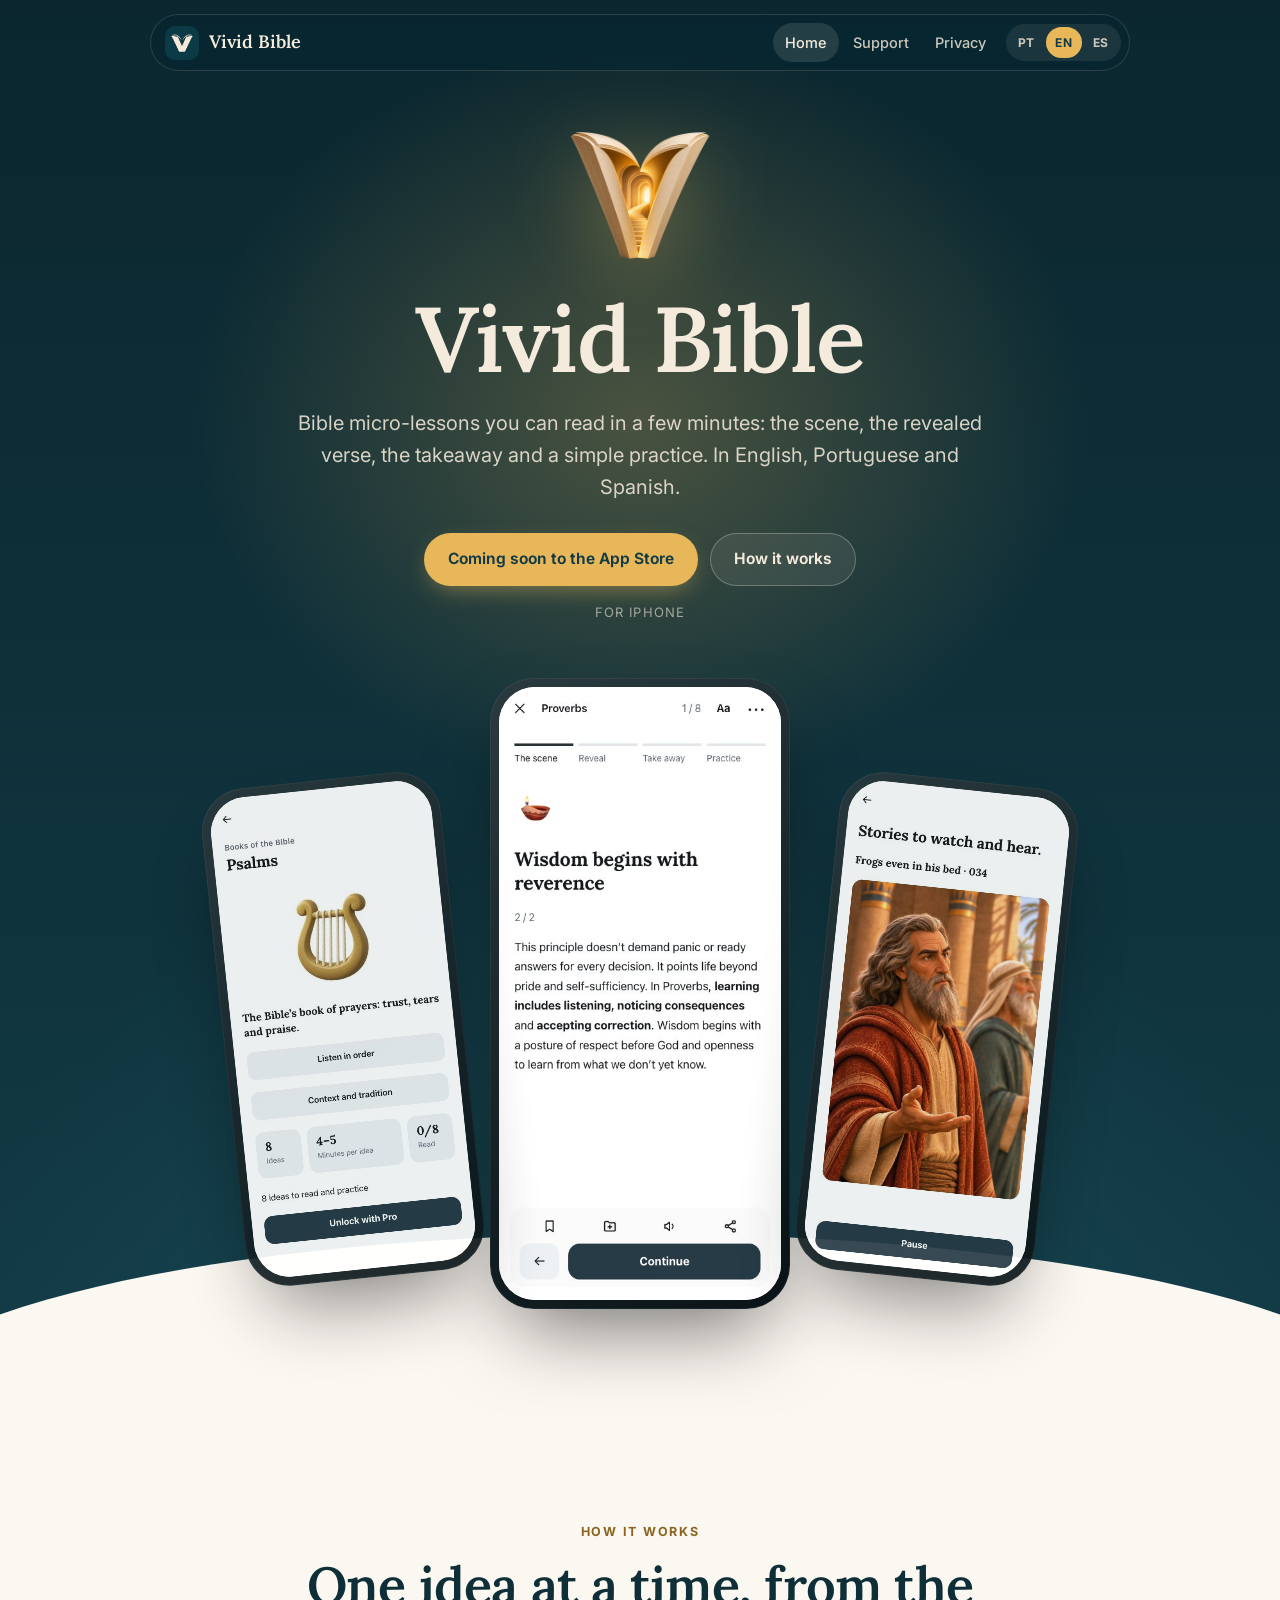
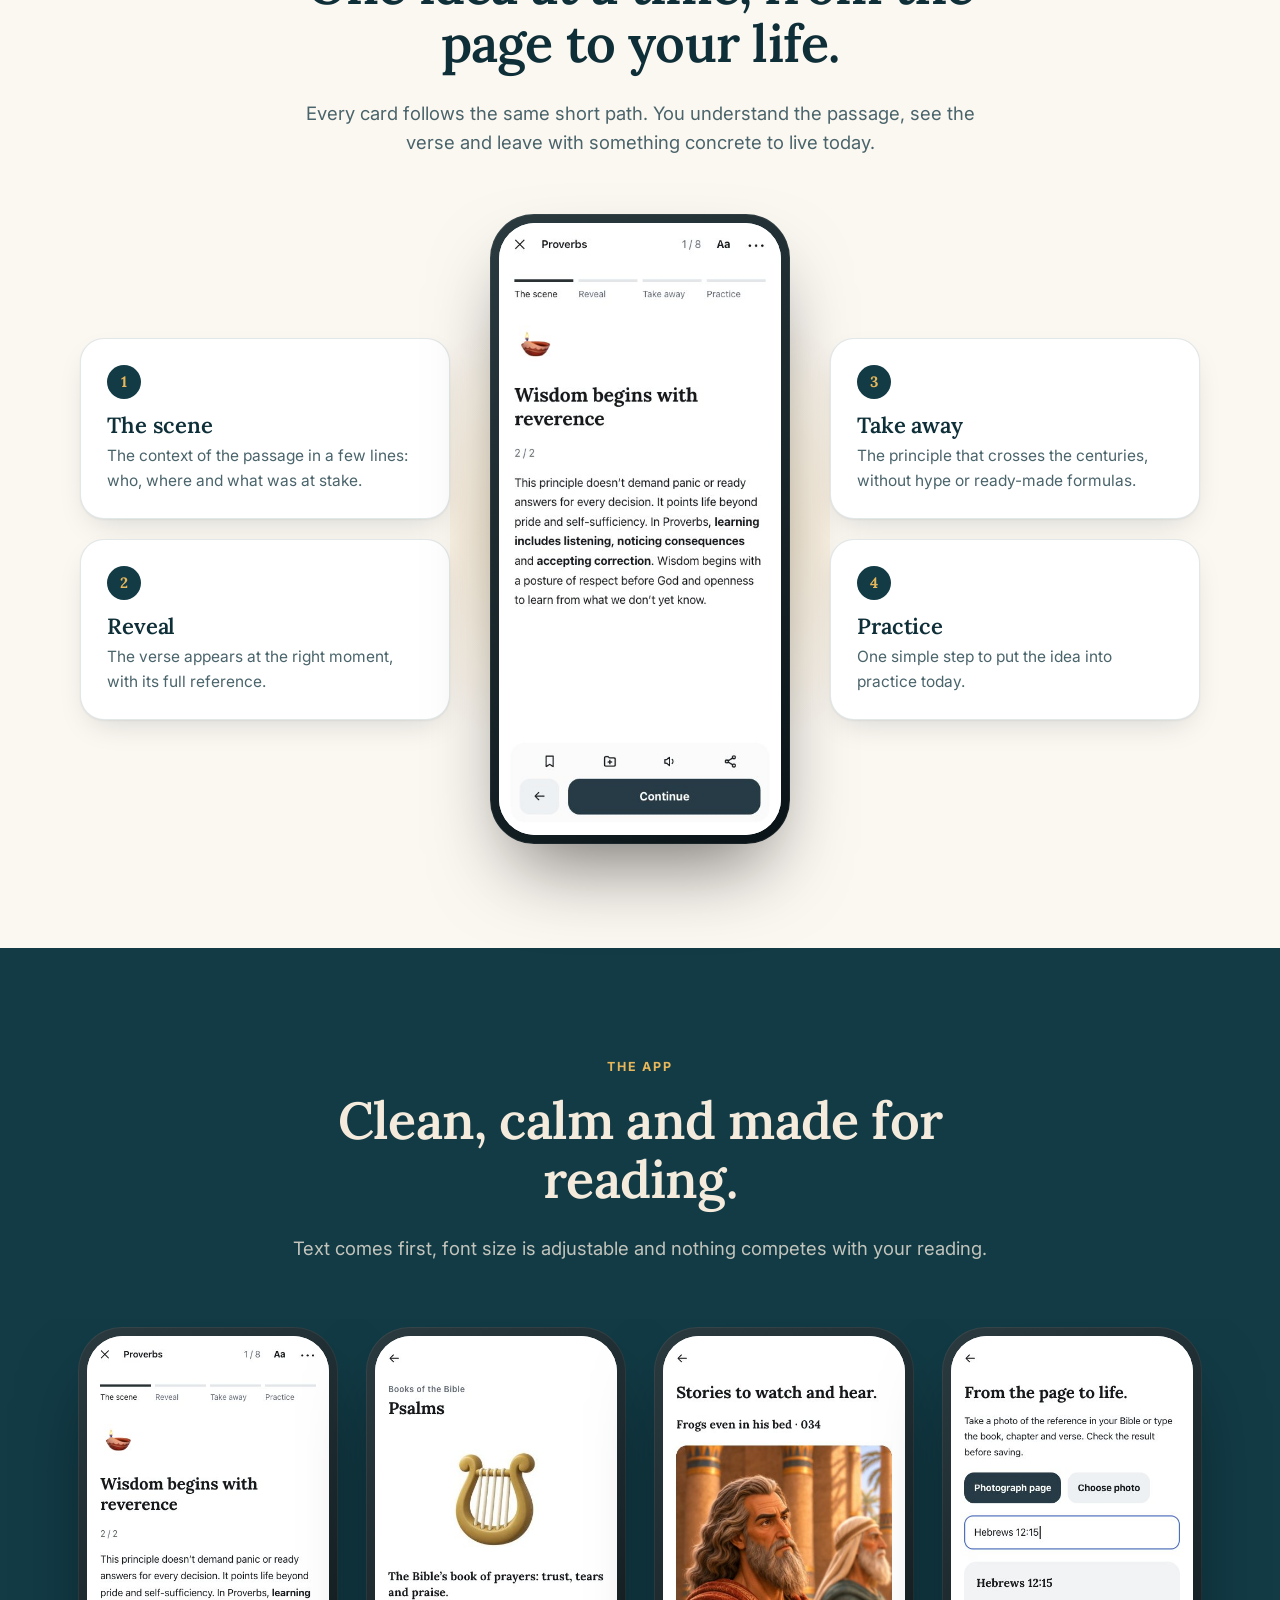
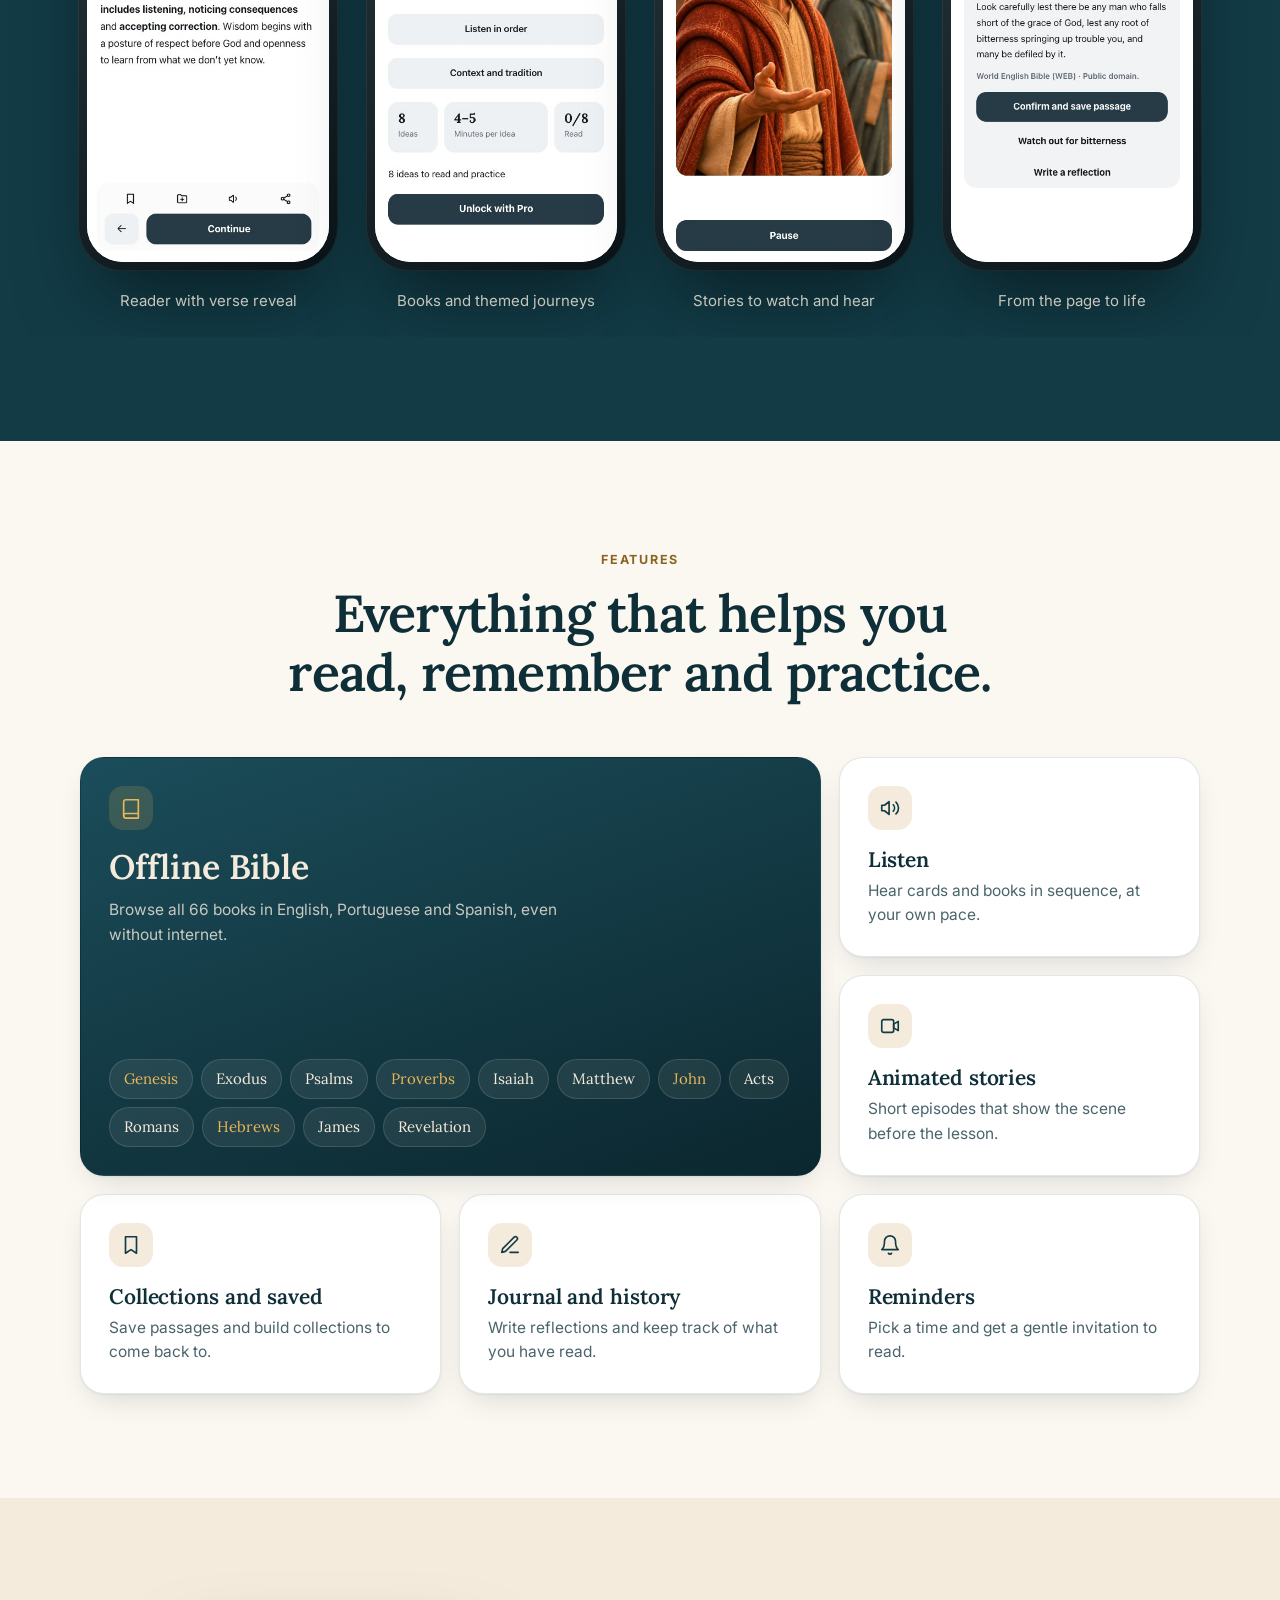
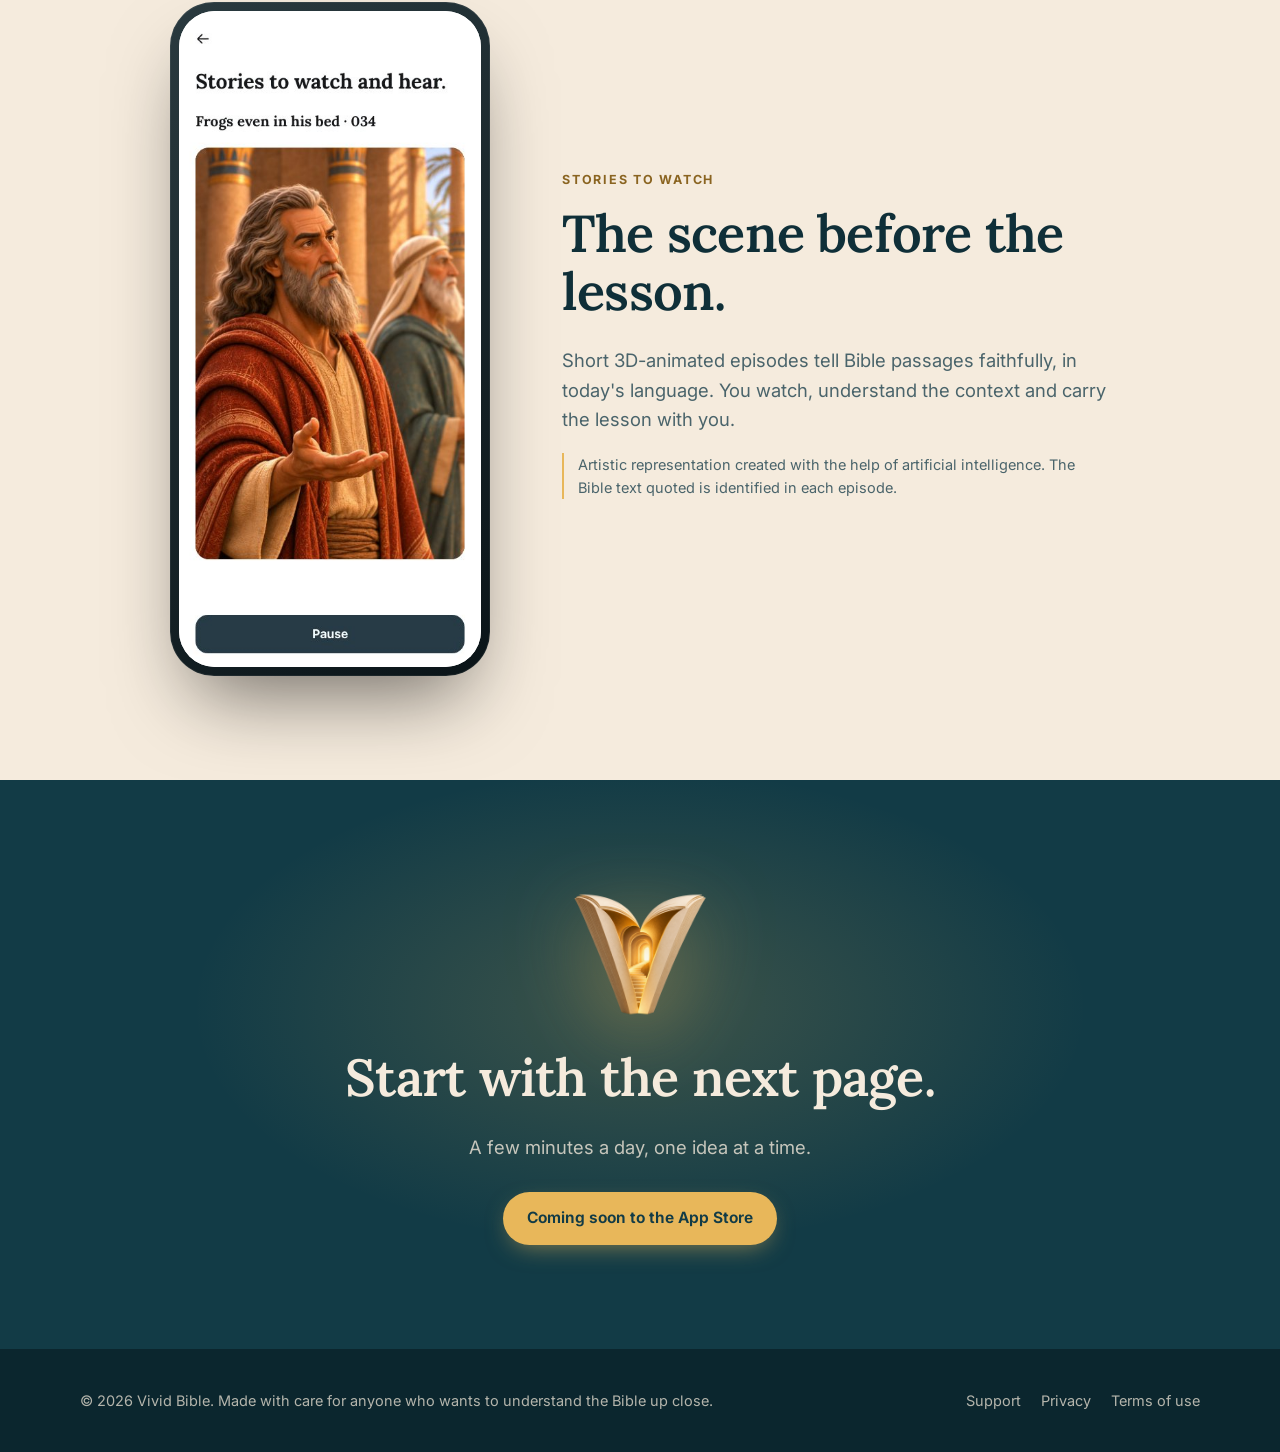
<file: docs/index.html>
<!doctype html>
<html lang="pt-BR">
<head>
<meta charset="utf-8">
<meta name="viewport" content="width=device-width, initial-scale=1">
<title>Bíblia Vívida · Vivid Bible</title>
<meta name="theme-color" content="#123B46">
<link rel="icon" type="image/png" href="assets/img/favicon.png">
<script>
  (function () {
    // bibliavivida.com abre sempre em português; nos demais, segue o idioma do navegador (padrão: inglês)
    if (/bibliavivida\./i.test(location.hostname)) { location.replace("pt/index.html"); return; }
    var l = (navigator.languages && navigator.languages[0] || navigator.language || "en").toLowerCase();
    var d = l.indexOf("pt") === 0 ? "pt" : l.indexOf("es") === 0 ? "es" : "en";
    location.replace(d + "/index.html");
  })();
</script>
<style>body{margin:0;min-height:100vh;display:grid;place-items:center;background:#123B46;color:#F5EBDD;font-family:-apple-system,system-ui,sans-serif}a{color:#E8B75A;margin:0 10px}</style>
</head>
<body>
<p><a href="pt/index.html">Português</a><a href="en/index.html">English</a><a href="es/index.html">Español</a></p>
</body>
</html>
</file>
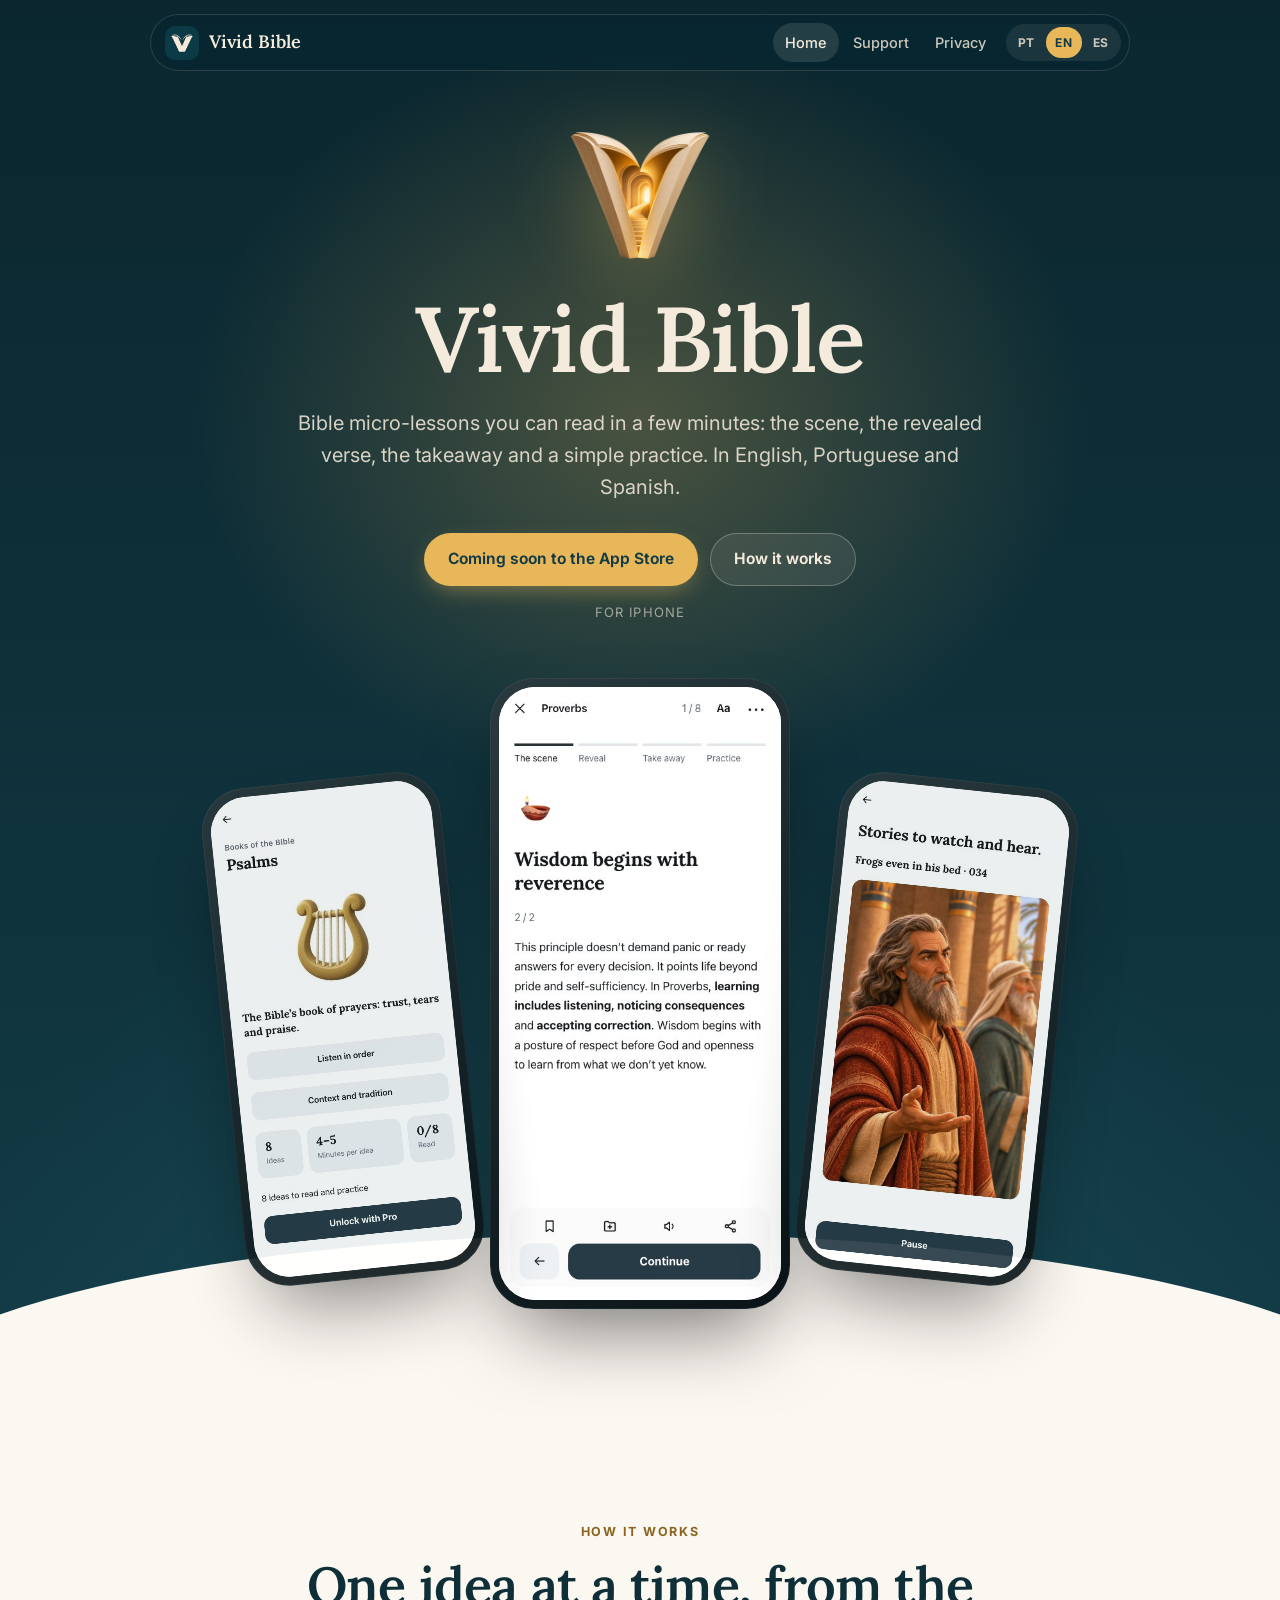
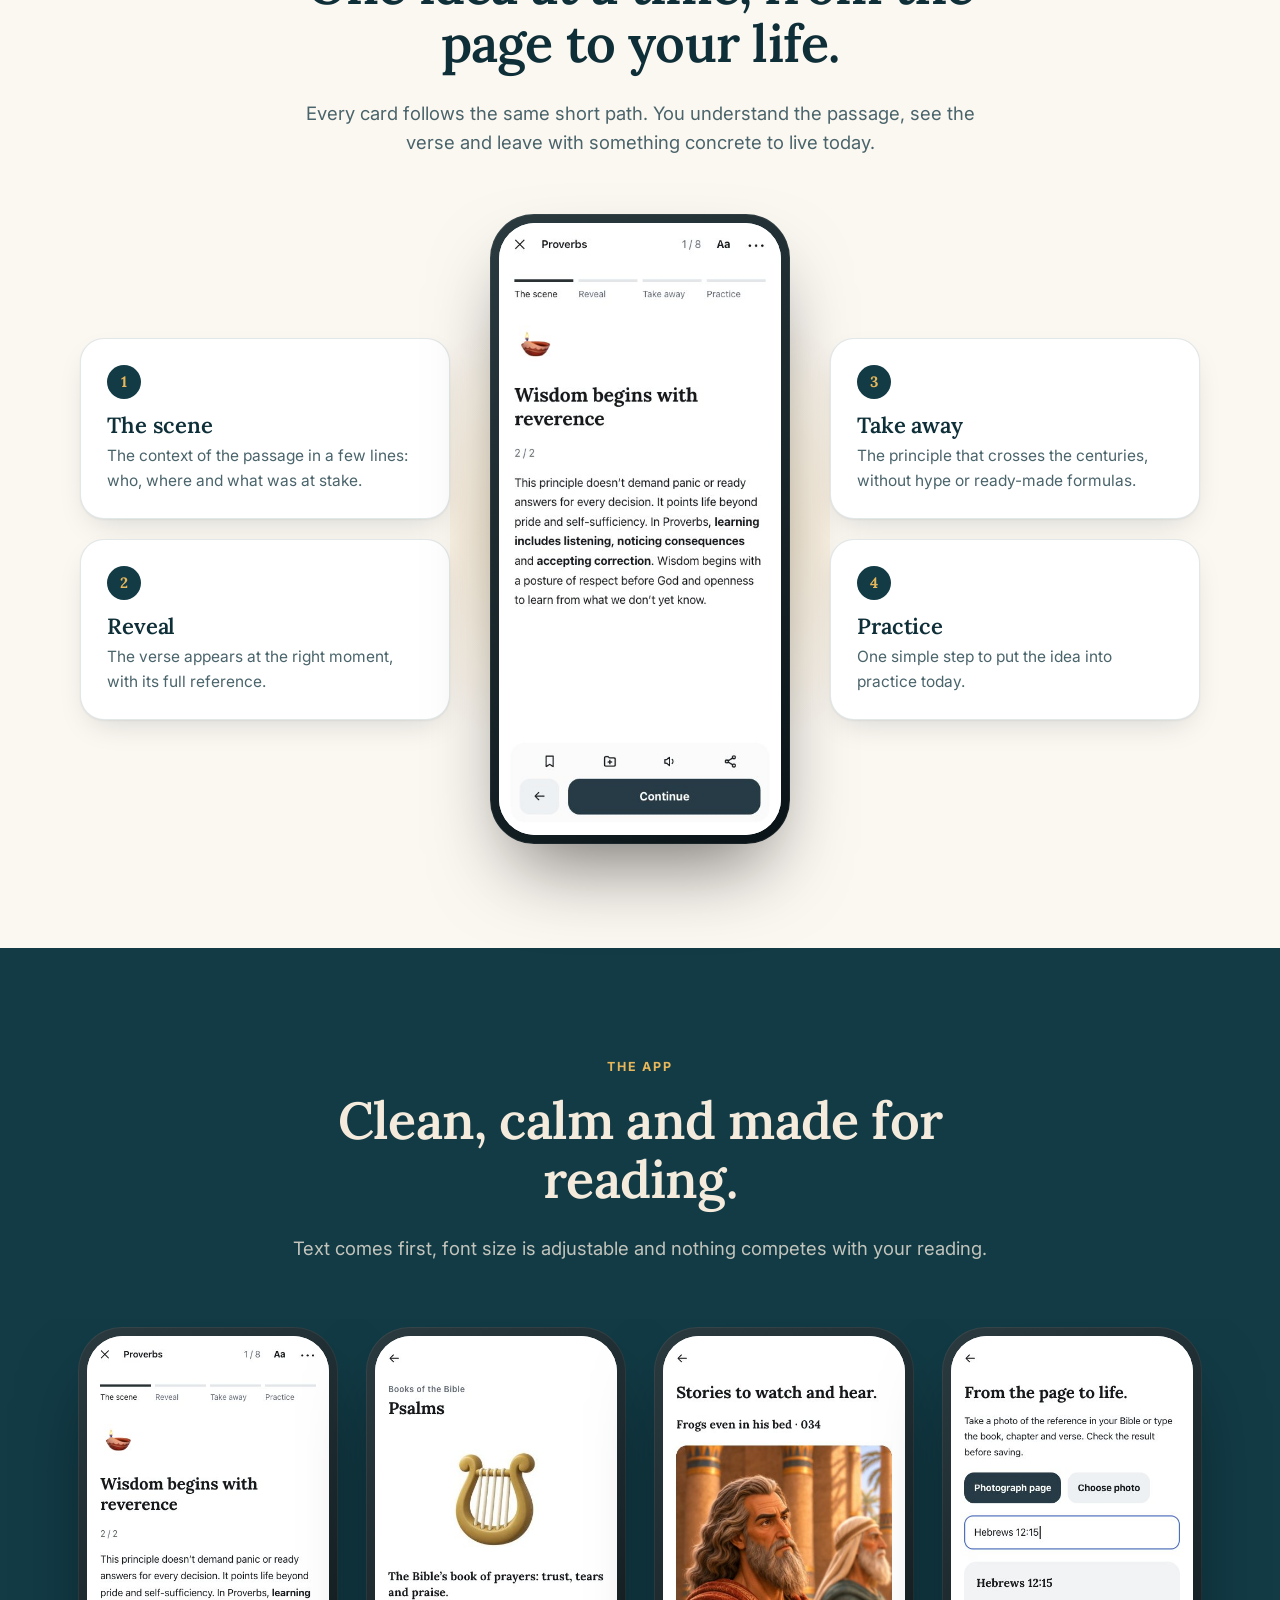
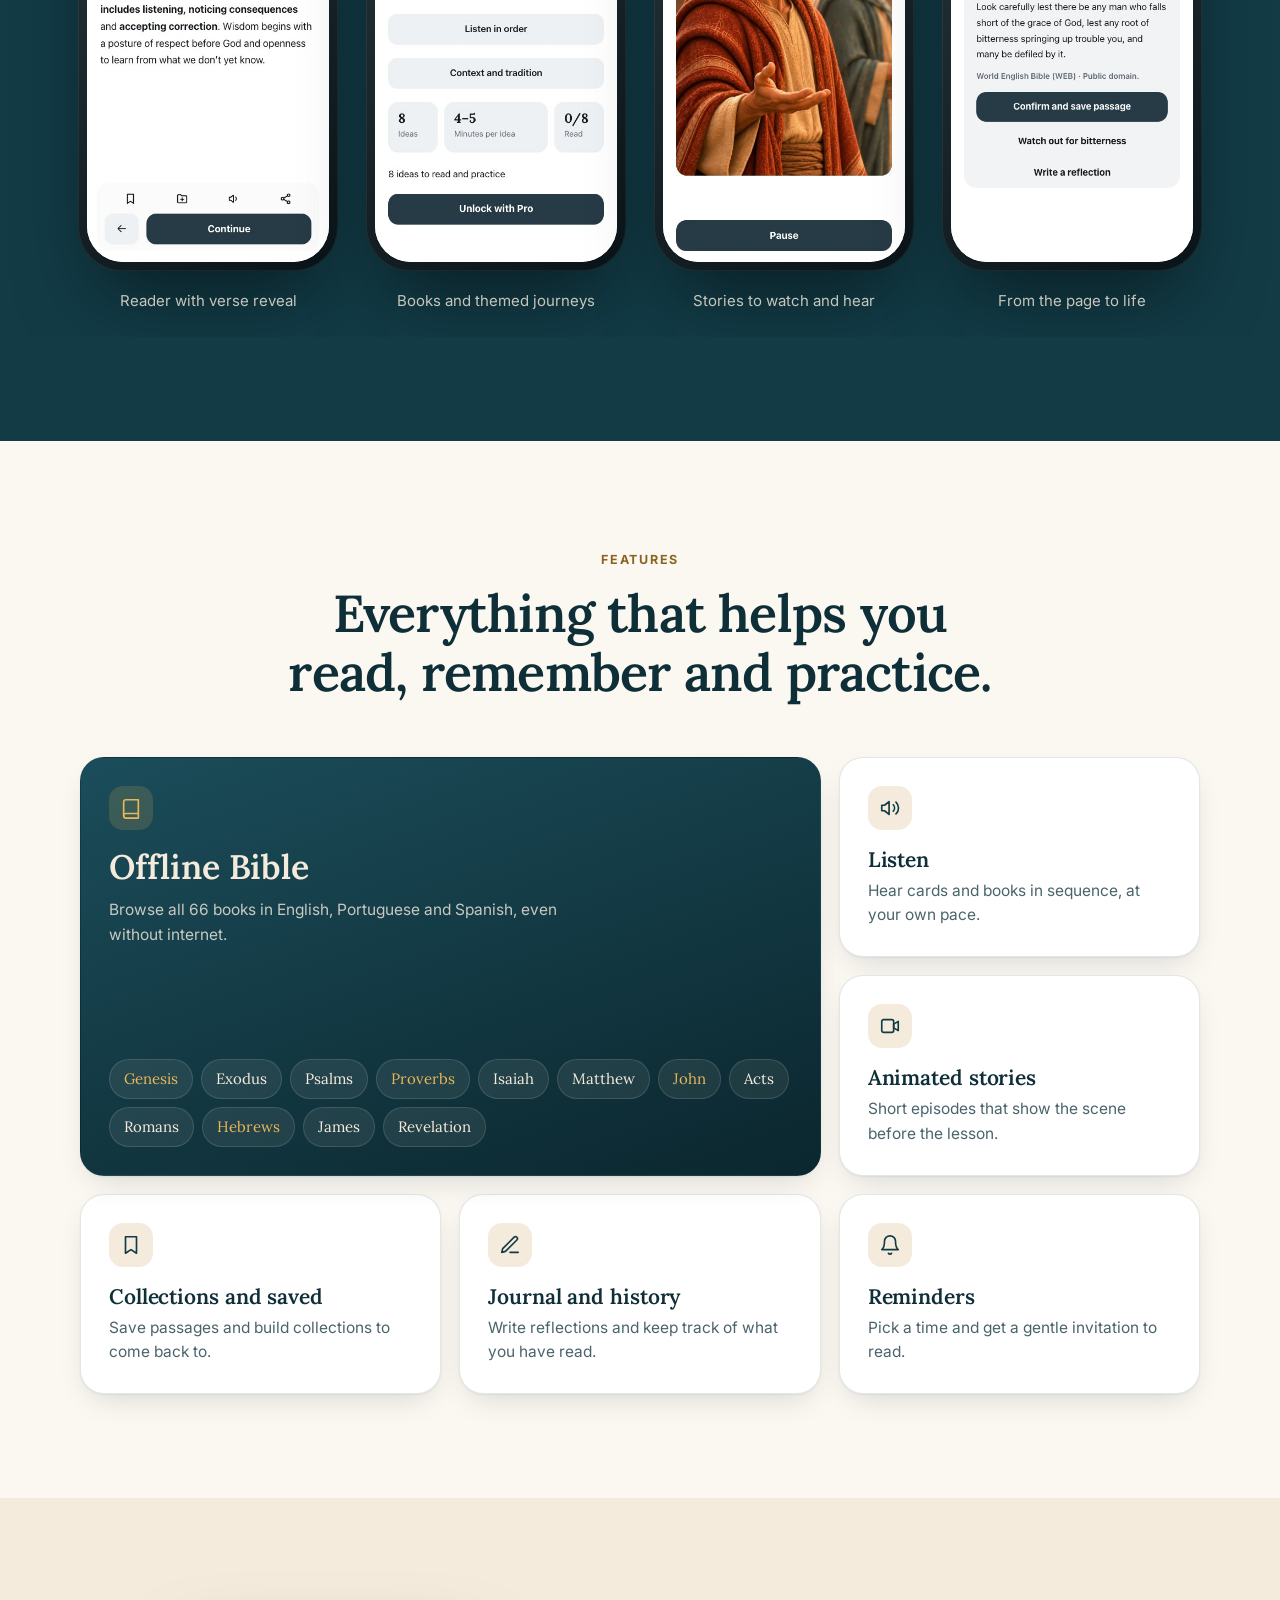
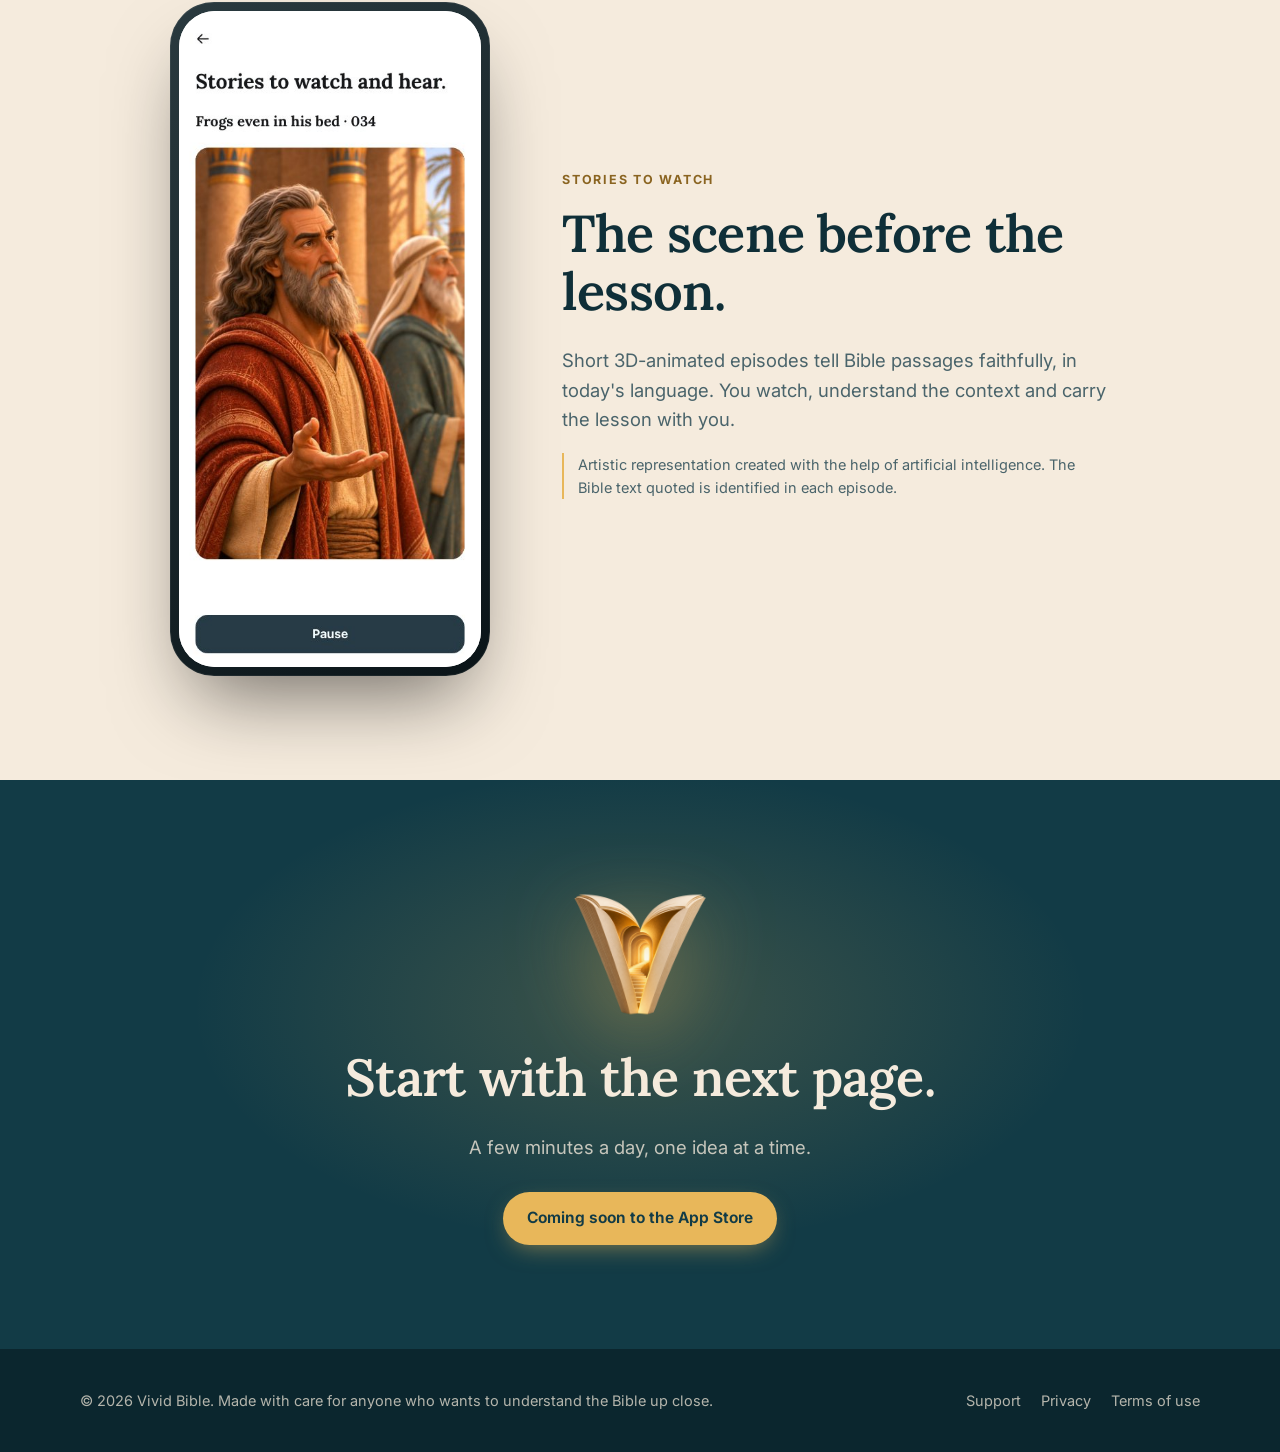
<file: docs/en/index.html>
<!doctype html>
<html lang="en">
<head>
<meta charset="utf-8">
<meta name="viewport" content="width=device-width, initial-scale=1">
<title>Vivid Bible — Short Bible lessons for everyday life</title>
<meta name="description" content="Bible micro-lessons you can read in a few minutes: the scene, the verse, the takeaway and a practice. In English, Portuguese and Spanish.">
<meta name="theme-color" content="#123B46">
<meta property="og:title" content="Vivid Bible — Short Bible lessons for everyday life">
<meta property="og:description" content="Bible micro-lessons you can read in a few minutes: the scene, the verse, the takeaway and a practice. In English, Portuguese and Spanish.">
<meta property="og:image" content="https://vividbible.app/assets/img/avatar.png">
<link rel="canonical" href="https://vividbible.app/en/index.html"><link rel="alternate" hreflang="pt-BR" href="https://vividbible.app/pt/index.html"><link rel="alternate" hreflang="en" href="https://vividbible.app/en/index.html"><link rel="alternate" hreflang="es" href="https://vividbible.app/es/index.html">
<link rel="icon" type="image/png" href="../assets/img/favicon.png">
<link rel="apple-touch-icon" href="../assets/img/apple-touch-icon.png">
<link rel="preconnect" href="https://fonts.googleapis.com">
<link rel="preconnect" href="https://fonts.gstatic.com" crossorigin>
<link href="https://fonts.googleapis.com/css2?family=Inter:wght@400;500;600;700&family=Lora:ital,wght@0,500;0,600;0,700;1,500&display=swap" rel="stylesheet">
<link rel="stylesheet" href="../assets/style.css">
</head>
<body>
<a class="skip" href="#conteudo">Skip to content</a>
<header class="topo">
  <div class="pilula">
    <a class="marca" href="index.html"><img src="../assets/img/avatar.png" alt="" width="36" height="36">Vivid Bible</a>
    <nav class="nav" aria-label="Menu"><a href="index.html" aria-current="page" class="so-desktop">Home</a><a href="support.html">Support</a><a href="privacy.html">Privacy</a><span class="idiomas"><a href="../pt/index.html" hreflang="pt-BR" lang="pt-BR">PT</a><a href="../en/index.html" hreflang="en" lang="en" aria-current="true">EN</a><a href="../es/index.html" hreflang="es" lang="es">ES</a></span></nav>
  </div>
</header>
<main id="conteudo">

<section class="heroi" aria-labelledby="h-heroi">
  <div class="wrap">
    <img class="simbolo revela" src="../assets/img/simbolo.png" alt="" width="640" height="640">
    <h1 id="h-heroi" class="revela">Vivid Bible</h1>
    
    <p class="lead revela">Bible micro-lessons you can read in a few minutes: the scene, the revealed verse, the takeaway and a simple practice. In English, Portuguese and Spanish.</p>
    <div class="ctas revela"><span class="botao" aria-disabled="true">Coming soon to the App Store</span><a class="botao secundario" href="#como">How it works</a></div>
    <p class="selo">For iPhone</p>
  </div>
  <div class="palco" aria-hidden="true">
    <div class="aparelho lado"><img src="../assets/img/print-salmos-en.jpg" alt="" width="440" height="956"></div>
    <div class="aparelho centro"><img src="../assets/img/print-leitor-en.jpg" alt="" width="440" height="956"></div>
    <div class="aparelho lado"><img src="../assets/img/print-video-en.jpg" alt="" width="440" height="956"></div>
  </div>
</section>

<section id="como" aria-labelledby="h-como">
  <div class="wrap">
    <div class="cabeca-secao">
      <p class="rotulo">How it works</p>
      <h2 class="titulo-secao" id="h-como">One idea at a time, from the page to your life.</h2>
      <p class="intro">Every card follows the same short path. You understand the passage, see the verse and leave with something concrete to live today.</p>
    </div>
    <div class="orbita">
      <div class="coluna"><div class="passo"><span class="num">1</span><h3>The scene</h3><p>The context of the passage in a few lines: who, where and what was at stake.</p></div><div class="passo"><span class="num">2</span><h3>Reveal</h3><p>The verse appears at the right moment, with its full reference.</p></div></div>
      <div class="aparelho"><img src="../assets/img/print-leitor-en.jpg" alt="Reader with verse reveal" width="440" height="956" loading="lazy"></div>
      <div class="coluna"><div class="passo"><span class="num">3</span><h3>Take away</h3><p>The principle that crosses the centuries, without hype or ready-made formulas.</p></div><div class="passo"><span class="num">4</span><h3>Practice</h3><p>One simple step to put the idea into practice today.</p></div></div>
    </div>
  </div>
</section>

<section class="escuro" aria-labelledby="h-telas">
  <div class="wrap">
    <div class="cabeca-secao">
      <p class="rotulo">The app</p>
      <h2 class="titulo-secao" id="h-telas">Clean, calm and made for reading.</h2>
      <p class="intro">Text comes first, font size is adjustable and nothing competes with your reading.</p>
    </div>
  </div>
  <div class="telas" tabindex="0" role="region" aria-label="The app"><div class="tela"><figure><div class="aparelho"><img src="../assets/img/print-leitor-en.jpg" alt="Reader with verse reveal" width="440" height="956" loading="lazy"></div><figcaption>Reader with verse reveal</figcaption></figure></div><div class="tela"><figure><div class="aparelho"><img src="../assets/img/print-salmos-en.jpg" alt="Books and themed journeys" width="440" height="956" loading="lazy"></div><figcaption>Books and themed journeys</figcaption></figure></div><div class="tela"><figure><div class="aparelho"><img src="../assets/img/print-video-en.jpg" alt="Stories to watch and hear" width="440" height="956" loading="lazy"></div><figcaption>Stories to watch and hear</figcaption></figure></div><div class="tela"><figure><div class="aparelho"><img src="../assets/img/print-scanner-en.jpg" alt="From the page to life" width="440" height="956" loading="lazy"></div><figcaption>From the page to life</figcaption></figure></div></div>
</section>

<section aria-labelledby="h-rec">
  <div class="wrap">
    <div class="cabeca-secao">
      <p class="rotulo">Features</p>
      <h2 class="titulo-secao" id="h-rec">Everything that helps you read, remember and practice.</h2>
    </div>
    <div class="bento"><div class="bloco grande escuro-b"><div class="icone" aria-hidden="true"><svg viewBox="0 0 24 24"><path d="M4 5.5A2.5 2.5 0 0 1 6.5 3H20v15H6.5A2.5 2.5 0 0 0 4 20.5z"/><path d="M4 20.5A2.5 2.5 0 0 0 6.5 23H20v-5"/></svg></div><h3>Offline Bible</h3><p>Browse all 66 books in English, Portuguese and Spanish, even without internet.</p><div class="livros" aria-hidden="true"><span>Genesis</span><span>Exodus</span><span>Psalms</span><span>Proverbs</span><span>Isaiah</span><span>Matthew</span><span>John</span><span>Acts</span><span>Romans</span><span>Hebrews</span><span>James</span><span>Revelation</span></div></div><div class="bloco"><div class="icone" aria-hidden="true"><svg viewBox="0 0 24 24"><path d="M11 5 6 9H3v6h3l5 4z"/><path d="M15.5 8.5a5 5 0 0 1 0 7"/><path d="M18.5 5.5a9 9 0 0 1 0 13"/></svg></div><h3>Listen</h3><p>Hear cards and books in sequence, at your own pace.</p></div><div class="bloco"><div class="icone" aria-hidden="true"><svg viewBox="0 0 24 24"><rect x="3" y="5" width="13" height="14" rx="2"/><path d="m16 10 5-3v10l-5-3z"/></svg></div><h3>Animated stories</h3><p>Short episodes that show the scene before the lesson.</p></div><div class="bloco"><div class="icone" aria-hidden="true"><svg viewBox="0 0 24 24"><path d="M6 3h12v18l-6-4-6 4z"/></svg></div><h3>Collections and saved</h3><p>Save passages and build collections to come back to.</p></div><div class="bloco"><div class="icone" aria-hidden="true"><svg viewBox="0 0 24 24"><path d="M12 20h9"/><path d="M16.5 3.5a2.1 2.1 0 0 1 3 3L7 19l-4 1 1-4z"/></svg></div><h3>Journal and history</h3><p>Write reflections and keep track of what you have read.</p></div><div class="bloco"><div class="icone" aria-hidden="true"><svg viewBox="0 0 24 24"><path d="M6 8a6 6 0 0 1 12 0c0 7 3 9 3 9H3s3-2 3-9"/><path d="M10.3 21a1.94 1.94 0 0 0 3.4 0"/></svg></div><h3>Reminders</h3><p>Pick a time and get a gentle invitation to read.</p></div></div>
  </div>
</section>

<section class="marfim" aria-labelledby="h-vid">
  <div class="wrap videos">
    <div class="aparelho"><img src="../assets/img/print-video-en.jpg" alt="" width="440" height="956" loading="lazy"></div>
    <div>
      <p class="rotulo">Stories to watch</p>
      <h2 class="titulo-secao" id="h-vid">The scene before the lesson.</h2>
      <p class="intro">Short 3D-animated episodes tell Bible passages faithfully, in today's language. You watch, understand the context and carry the lesson with you.</p>
      <p class="nota">Artistic representation created with the help of artificial intelligence. The Bible text quoted is identified in each episode.</p>
    </div>
  </div>
</section>

<section class="escuro chamada" aria-labelledby="h-fim">
  <div class="wrap">
    <img class="simbolo-peq" src="../assets/img/simbolo.png" alt="" width="140" height="140">
    <h2 class="titulo-secao" id="h-fim">Start with the next page.</h2>
    <p class="intro">A few minutes a day, one idea at a time.</p>
    <div class="ctas"><span class="botao" aria-disabled="true">Coming soon to the App Store</span></div>
  </div>
</section>

</main>
<footer class="rodape">
  <div class="wrap">
    <div>© 2026 Vivid Bible. Made with care for anyone who wants to understand the Bible up close.</div>
    <nav aria-label="Links"><a href="support.html">Support</a><a href="privacy.html">Privacy</a><a href="https://www.apple.com/legal/internet-services/itunes/dev/stdeula/">Terms of use</a></nav>
  </div>
</footer>
<script>
  (function () {
    var t = document.querySelector(".topo");
    var f = function () { t.classList.toggle("rolou", window.scrollY > 8); };
    f(); window.addEventListener("scroll", f, { passive: true });
  })();
</script>
</body>
</html>
</file>
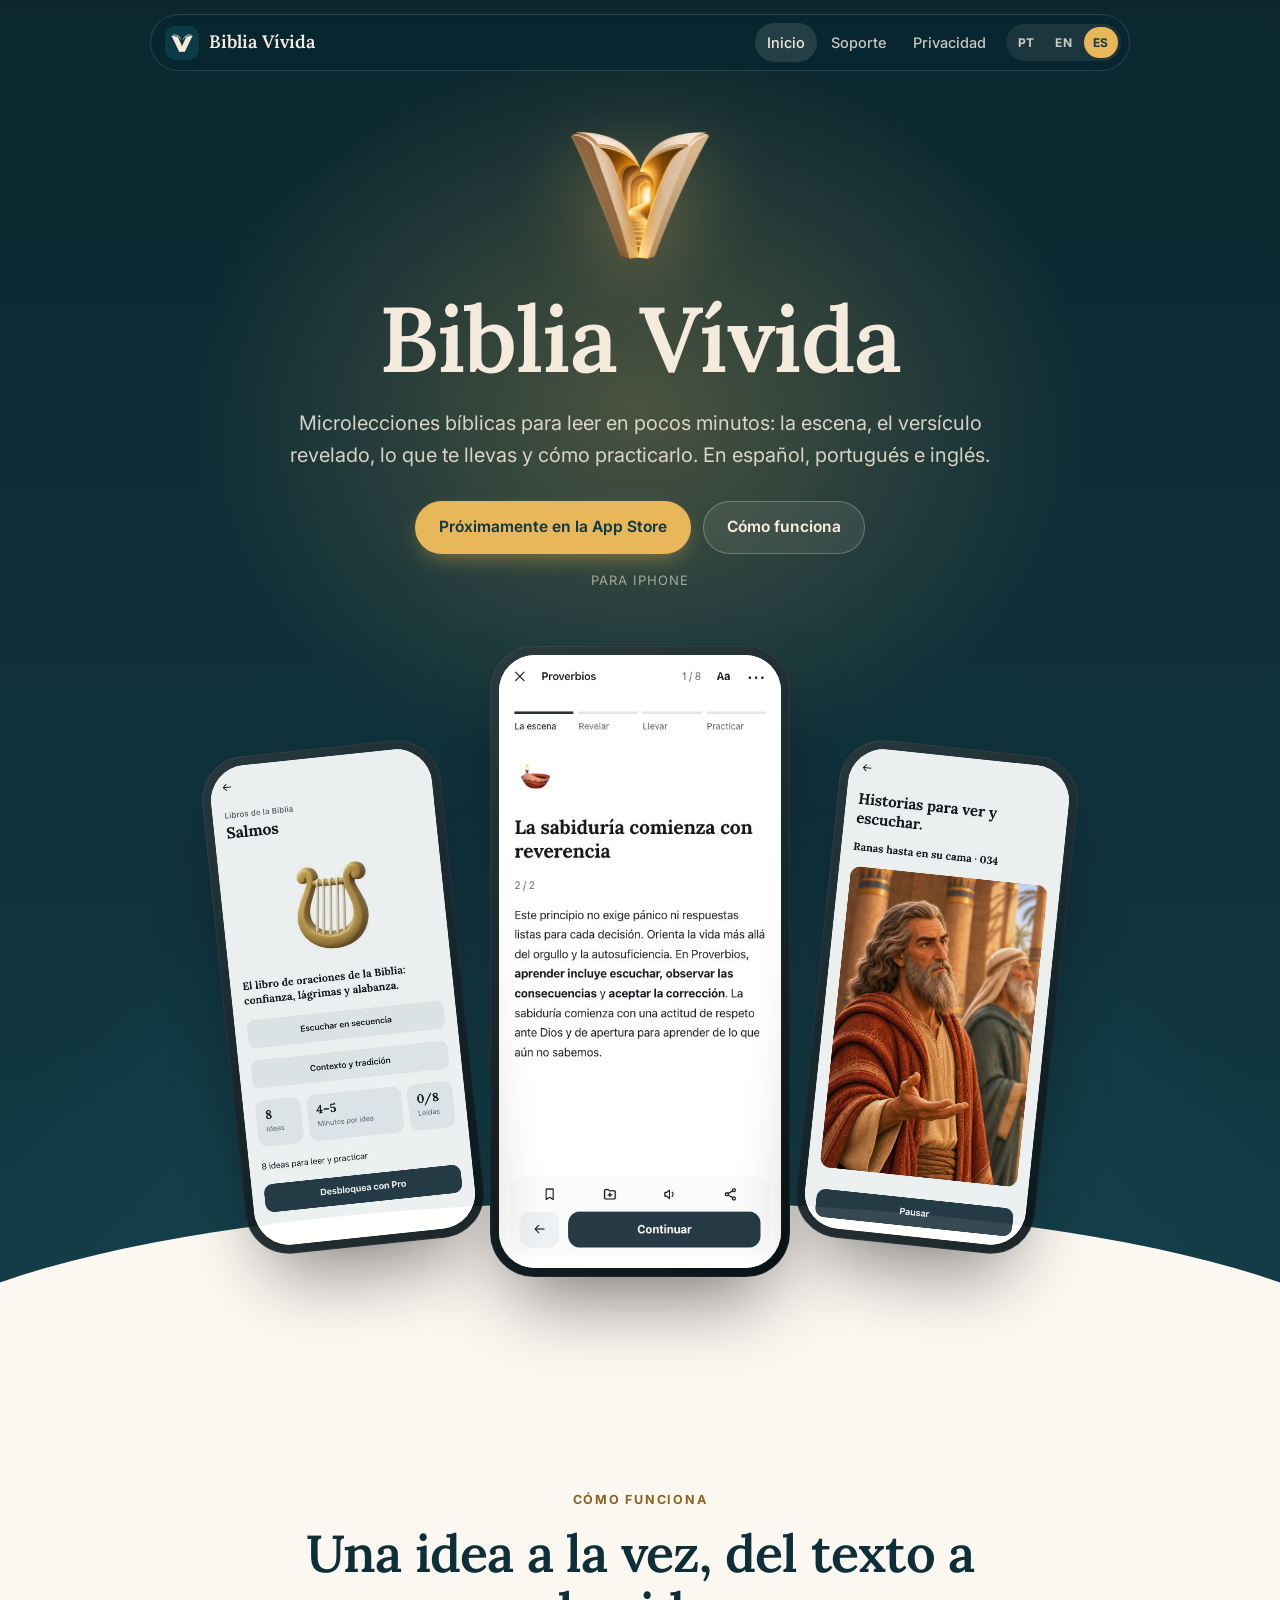
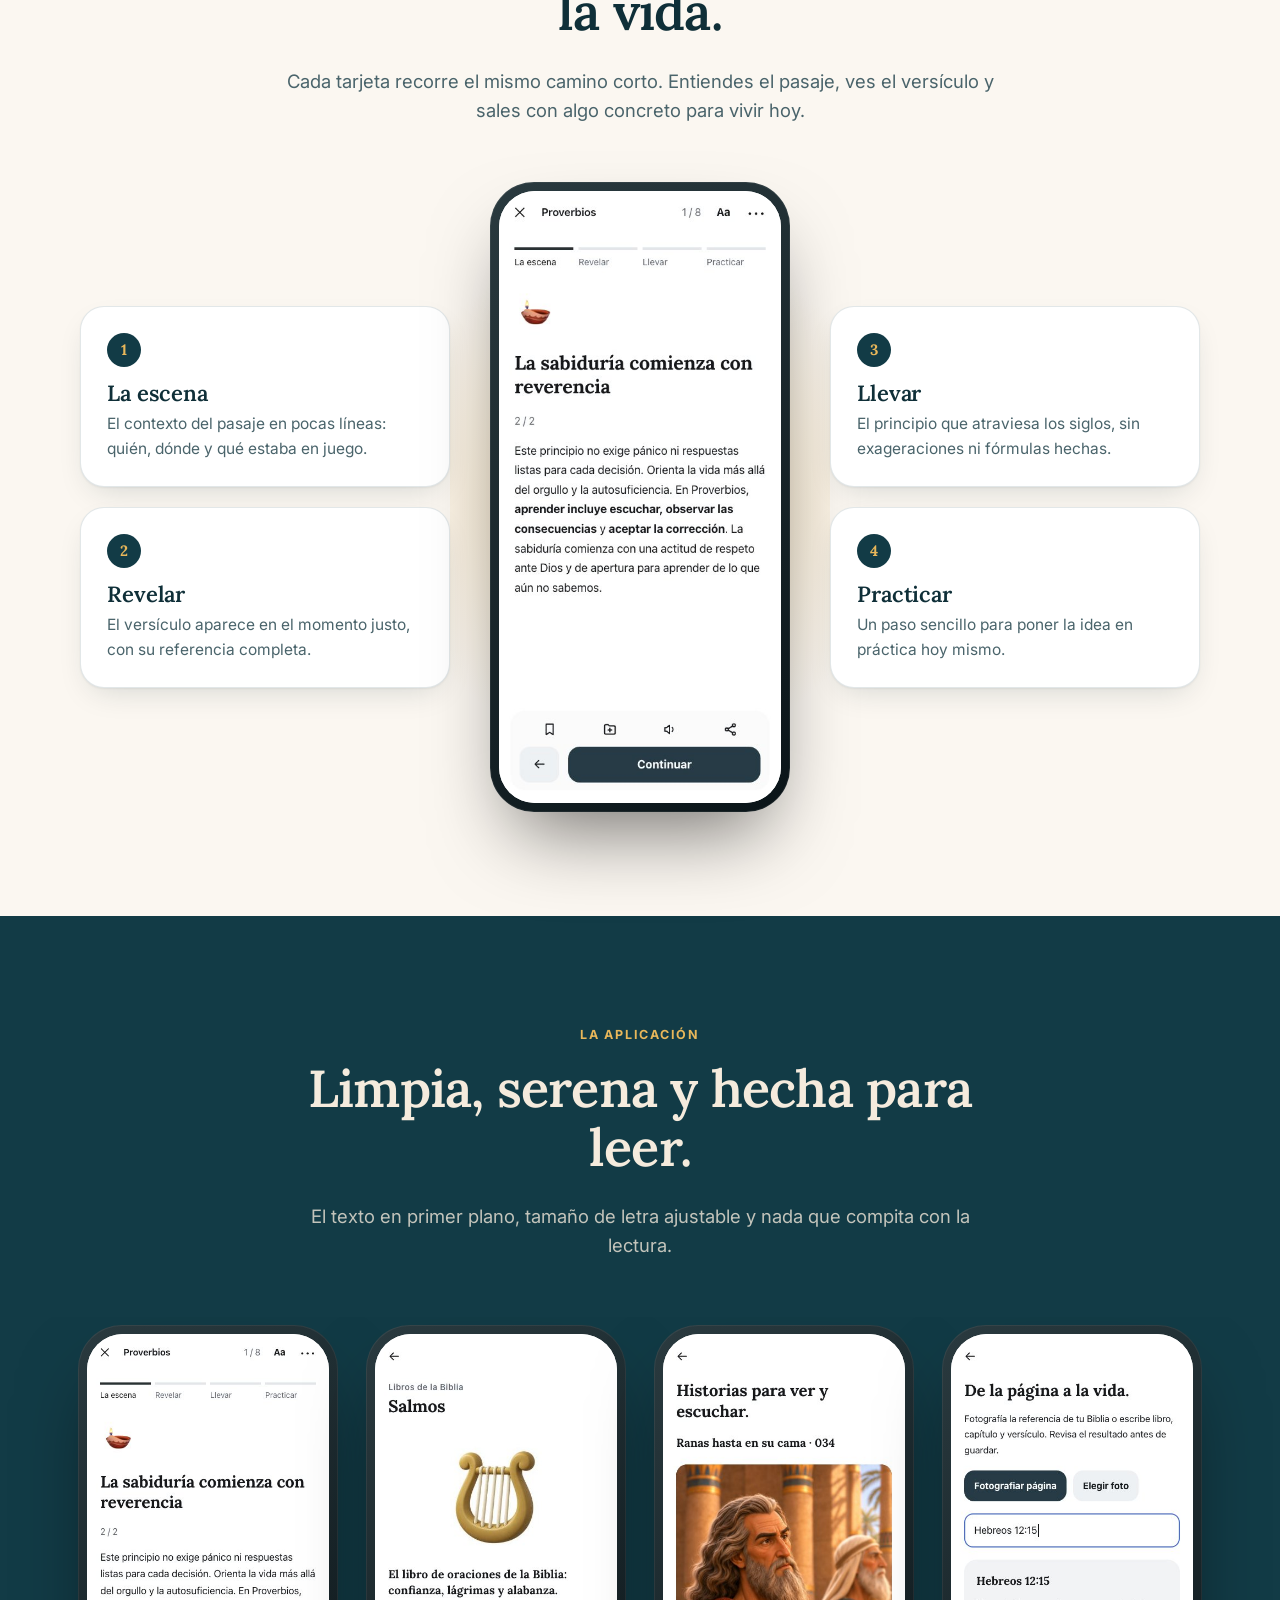
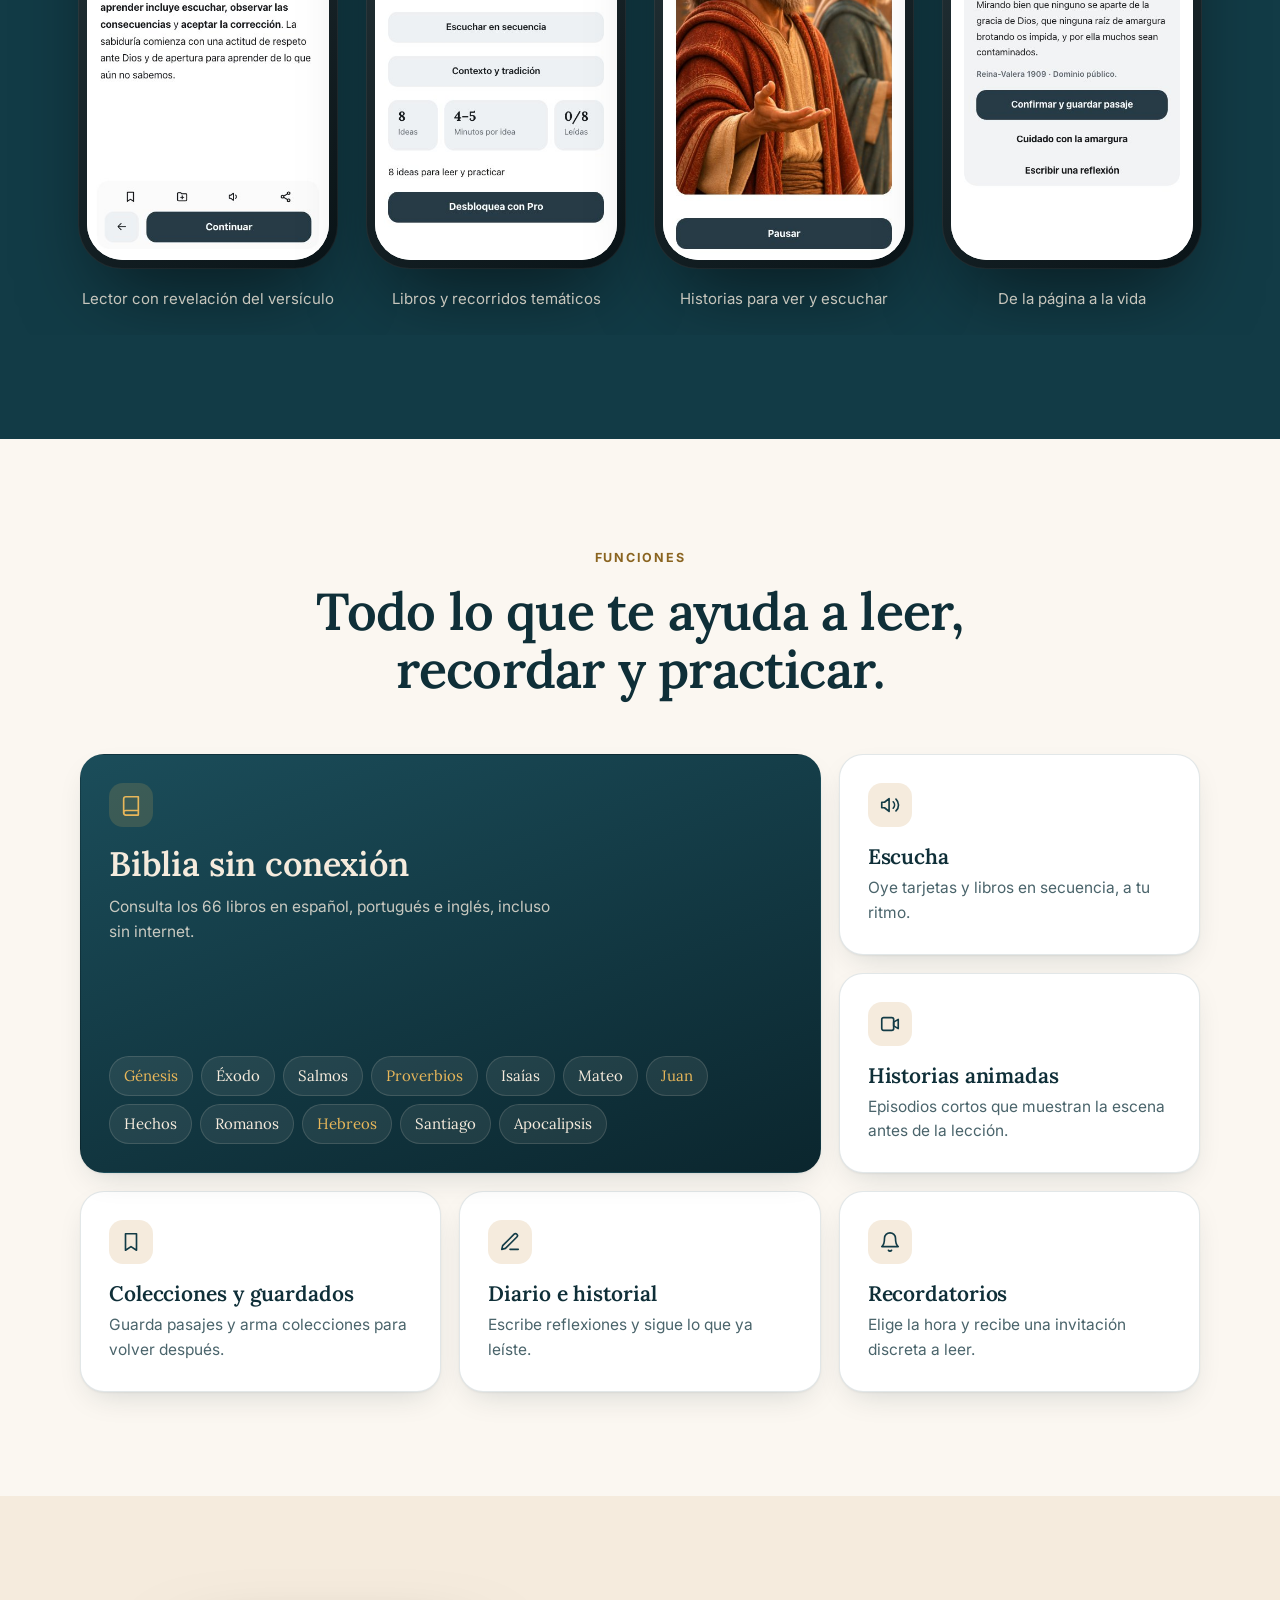
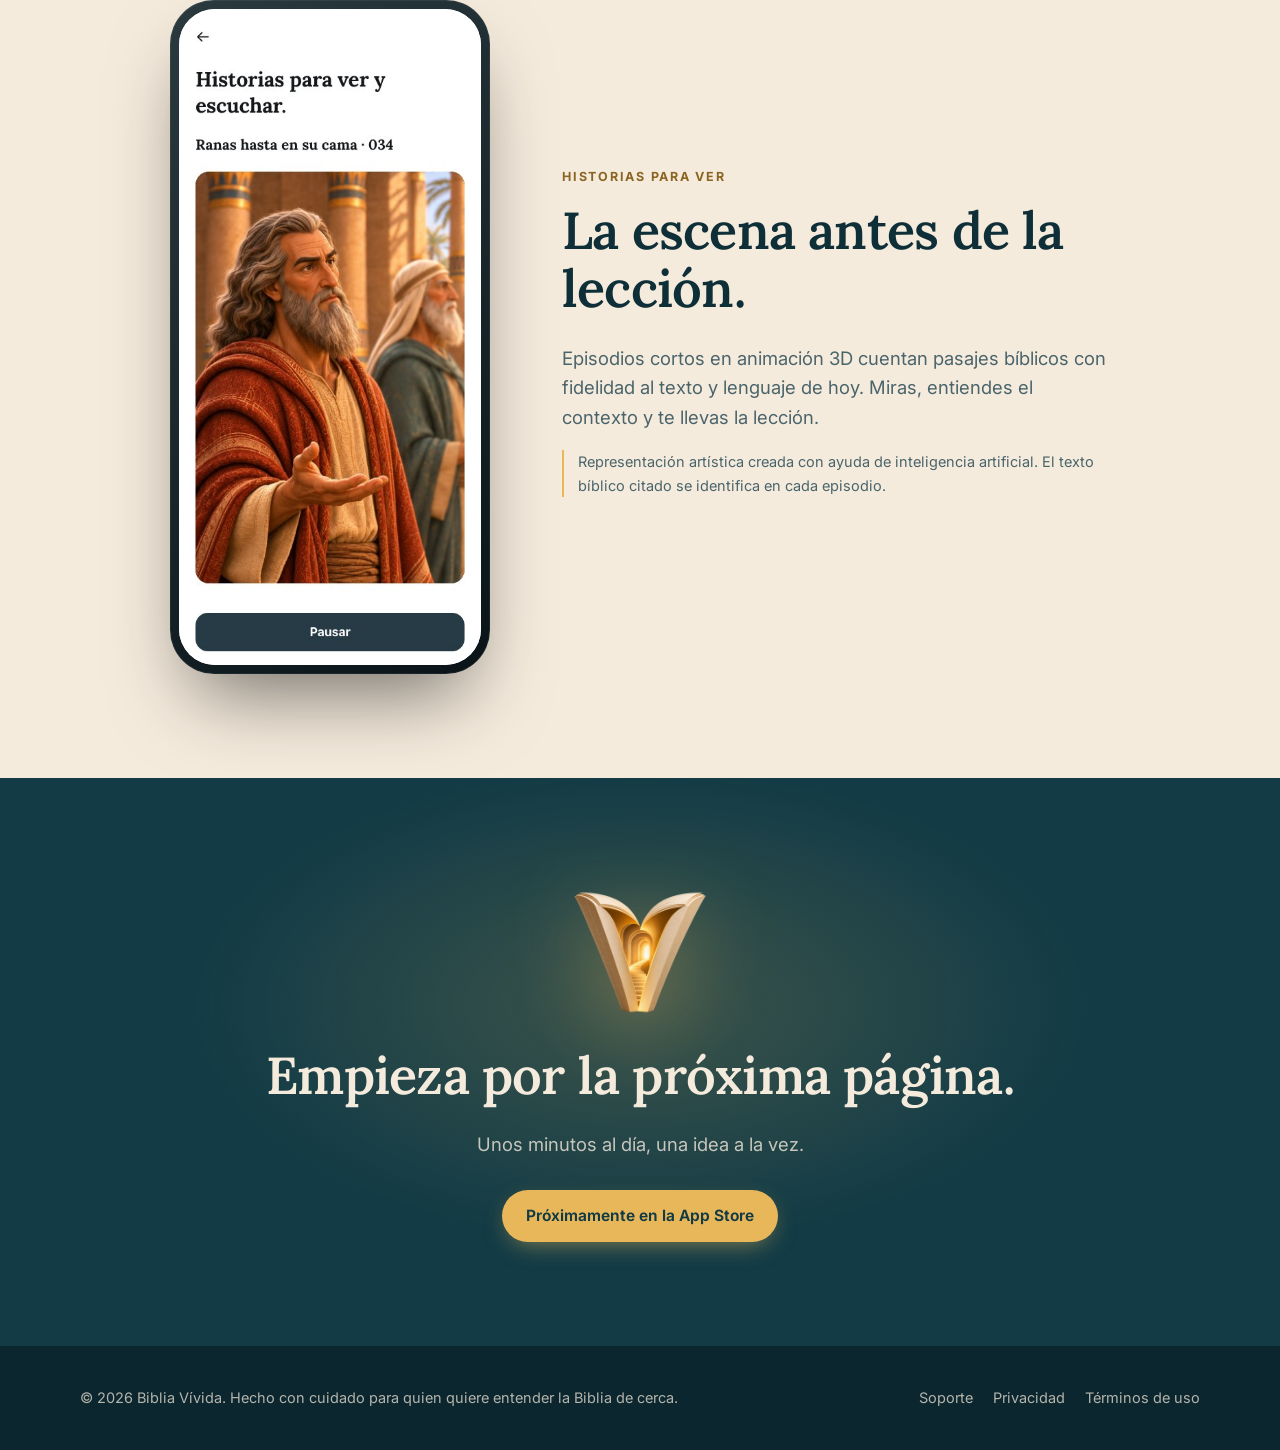
<file: docs/es/index.html>
<!doctype html>
<html lang="es">
<head>
<meta charset="utf-8">
<meta name="viewport" content="width=device-width, initial-scale=1">
<title>Bíblia Vívida — Microlecciones bíblicas para la vida diaria</title>
<meta name="description" content="Microlecciones bíblicas para leer en pocos minutos: la escena, el versículo, lo que te llevas y cómo practicarlo. En español, portugués e inglés.">
<meta name="theme-color" content="#123B46">
<meta property="og:title" content="Bíblia Vívida — Microlecciones bíblicas para la vida diaria">
<meta property="og:description" content="Microlecciones bíblicas para leer en pocos minutos: la escena, el versículo, lo que te llevas y cómo practicarlo. En español, portugués e inglés.">
<meta property="og:image" content="https://vividbible.app/assets/img/avatar.png">
<link rel="canonical" href="https://vividbible.app/es/index.html"><link rel="alternate" hreflang="pt-BR" href="https://vividbible.app/pt/index.html"><link rel="alternate" hreflang="en" href="https://vividbible.app/en/index.html"><link rel="alternate" hreflang="es" href="https://vividbible.app/es/index.html">
<link rel="icon" type="image/png" href="../assets/img/favicon.png">
<link rel="apple-touch-icon" href="../assets/img/apple-touch-icon.png">
<link rel="preconnect" href="https://fonts.googleapis.com">
<link rel="preconnect" href="https://fonts.gstatic.com" crossorigin>
<link href="https://fonts.googleapis.com/css2?family=Inter:wght@400;500;600;700&family=Lora:ital,wght@0,500;0,600;0,700;1,500&display=swap" rel="stylesheet">
<link rel="stylesheet" href="../assets/style.css">
</head>
<body>
<a class="skip" href="#conteudo">Saltar al contenido</a>
<header class="topo">
  <div class="pilula">
    <a class="marca" href="index.html"><img src="../assets/img/avatar.png" alt="" width="36" height="36">Biblia Vívida</a>
    <nav class="nav" aria-label="Menu"><a href="index.html" aria-current="page" class="so-desktop">Inicio</a><a href="soporte.html">Soporte</a><a href="privacidad.html">Privacidad</a><span class="idiomas"><a href="../pt/index.html" hreflang="pt-BR" lang="pt-BR">PT</a><a href="../en/index.html" hreflang="en" lang="en">EN</a><a href="../es/index.html" hreflang="es" lang="es" aria-current="true">ES</a></span></nav>
  </div>
</header>
<main id="conteudo">

<section class="heroi" aria-labelledby="h-heroi">
  <div class="wrap">
    <img class="simbolo revela" src="../assets/img/simbolo.png" alt="" width="640" height="640">
    <h1 id="h-heroi" class="revela">Biblia Vívida</h1>
    
    <p class="lead revela">Microlecciones bíblicas para leer en pocos minutos: la escena, el versículo revelado, lo que te llevas y cómo practicarlo. En español, portugués e inglés.</p>
    <div class="ctas revela"><span class="botao" aria-disabled="true">Próximamente en la App Store</span><a class="botao secundario" href="#como">Cómo funciona</a></div>
    <p class="selo">Para iPhone</p>
  </div>
  <div class="palco" aria-hidden="true">
    <div class="aparelho lado"><img src="../assets/img/print-salmos-es.jpg" alt="" width="440" height="956"></div>
    <div class="aparelho centro"><img src="../assets/img/print-leitor-es.jpg" alt="" width="440" height="956"></div>
    <div class="aparelho lado"><img src="../assets/img/print-video-es.jpg" alt="" width="440" height="956"></div>
  </div>
</section>

<section id="como" aria-labelledby="h-como">
  <div class="wrap">
    <div class="cabeca-secao">
      <p class="rotulo">Cómo funciona</p>
      <h2 class="titulo-secao" id="h-como">Una idea a la vez, del texto a la vida.</h2>
      <p class="intro">Cada tarjeta recorre el mismo camino corto. Entiendes el pasaje, ves el versículo y sales con algo concreto para vivir hoy.</p>
    </div>
    <div class="orbita">
      <div class="coluna"><div class="passo"><span class="num">1</span><h3>La escena</h3><p>El contexto del pasaje en pocas líneas: quién, dónde y qué estaba en juego.</p></div><div class="passo"><span class="num">2</span><h3>Revelar</h3><p>El versículo aparece en el momento justo, con su referencia completa.</p></div></div>
      <div class="aparelho"><img src="../assets/img/print-leitor-es.jpg" alt="Lector con revelación del versículo" width="440" height="956" loading="lazy"></div>
      <div class="coluna"><div class="passo"><span class="num">3</span><h3>Llevar</h3><p>El principio que atraviesa los siglos, sin exageraciones ni fórmulas hechas.</p></div><div class="passo"><span class="num">4</span><h3>Practicar</h3><p>Un paso sencillo para poner la idea en práctica hoy mismo.</p></div></div>
    </div>
  </div>
</section>

<section class="escuro" aria-labelledby="h-telas">
  <div class="wrap">
    <div class="cabeca-secao">
      <p class="rotulo">La aplicación</p>
      <h2 class="titulo-secao" id="h-telas">Limpia, serena y hecha para leer.</h2>
      <p class="intro">El texto en primer plano, tamaño de letra ajustable y nada que compita con la lectura.</p>
    </div>
  </div>
  <div class="telas" tabindex="0" role="region" aria-label="La aplicación"><div class="tela"><figure><div class="aparelho"><img src="../assets/img/print-leitor-es.jpg" alt="Lector con revelación del versículo" width="440" height="956" loading="lazy"></div><figcaption>Lector con revelación del versículo</figcaption></figure></div><div class="tela"><figure><div class="aparelho"><img src="../assets/img/print-salmos-es.jpg" alt="Libros y recorridos temáticos" width="440" height="956" loading="lazy"></div><figcaption>Libros y recorridos temáticos</figcaption></figure></div><div class="tela"><figure><div class="aparelho"><img src="../assets/img/print-video-es.jpg" alt="Historias para ver y escuchar" width="440" height="956" loading="lazy"></div><figcaption>Historias para ver y escuchar</figcaption></figure></div><div class="tela"><figure><div class="aparelho"><img src="../assets/img/print-scanner-es.jpg" alt="De la página a la vida" width="440" height="956" loading="lazy"></div><figcaption>De la página a la vida</figcaption></figure></div></div>
</section>

<section aria-labelledby="h-rec">
  <div class="wrap">
    <div class="cabeca-secao">
      <p class="rotulo">Funciones</p>
      <h2 class="titulo-secao" id="h-rec">Todo lo que te ayuda a leer, recordar y practicar.</h2>
    </div>
    <div class="bento"><div class="bloco grande escuro-b"><div class="icone" aria-hidden="true"><svg viewBox="0 0 24 24"><path d="M4 5.5A2.5 2.5 0 0 1 6.5 3H20v15H6.5A2.5 2.5 0 0 0 4 20.5z"/><path d="M4 20.5A2.5 2.5 0 0 0 6.5 23H20v-5"/></svg></div><h3>Biblia sin conexión</h3><p>Consulta los 66 libros en español, portugués e inglés, incluso sin internet.</p><div class="livros" aria-hidden="true"><span>Génesis</span><span>Éxodo</span><span>Salmos</span><span>Proverbios</span><span>Isaías</span><span>Mateo</span><span>Juan</span><span>Hechos</span><span>Romanos</span><span>Hebreos</span><span>Santiago</span><span>Apocalipsis</span></div></div><div class="bloco"><div class="icone" aria-hidden="true"><svg viewBox="0 0 24 24"><path d="M11 5 6 9H3v6h3l5 4z"/><path d="M15.5 8.5a5 5 0 0 1 0 7"/><path d="M18.5 5.5a9 9 0 0 1 0 13"/></svg></div><h3>Escucha</h3><p>Oye tarjetas y libros en secuencia, a tu ritmo.</p></div><div class="bloco"><div class="icone" aria-hidden="true"><svg viewBox="0 0 24 24"><rect x="3" y="5" width="13" height="14" rx="2"/><path d="m16 10 5-3v10l-5-3z"/></svg></div><h3>Historias animadas</h3><p>Episodios cortos que muestran la escena antes de la lección.</p></div><div class="bloco"><div class="icone" aria-hidden="true"><svg viewBox="0 0 24 24"><path d="M6 3h12v18l-6-4-6 4z"/></svg></div><h3>Colecciones y guardados</h3><p>Guarda pasajes y arma colecciones para volver después.</p></div><div class="bloco"><div class="icone" aria-hidden="true"><svg viewBox="0 0 24 24"><path d="M12 20h9"/><path d="M16.5 3.5a2.1 2.1 0 0 1 3 3L7 19l-4 1 1-4z"/></svg></div><h3>Diario e historial</h3><p>Escribe reflexiones y sigue lo que ya leíste.</p></div><div class="bloco"><div class="icone" aria-hidden="true"><svg viewBox="0 0 24 24"><path d="M6 8a6 6 0 0 1 12 0c0 7 3 9 3 9H3s3-2 3-9"/><path d="M10.3 21a1.94 1.94 0 0 0 3.4 0"/></svg></div><h3>Recordatorios</h3><p>Elige la hora y recibe una invitación discreta a leer.</p></div></div>
  </div>
</section>

<section class="marfim" aria-labelledby="h-vid">
  <div class="wrap videos">
    <div class="aparelho"><img src="../assets/img/print-video-es.jpg" alt="" width="440" height="956" loading="lazy"></div>
    <div>
      <p class="rotulo">Historias para ver</p>
      <h2 class="titulo-secao" id="h-vid">La escena antes de la lección.</h2>
      <p class="intro">Episodios cortos en animación 3D cuentan pasajes bíblicos con fidelidad al texto y lenguaje de hoy. Miras, entiendes el contexto y te llevas la lección.</p>
      <p class="nota">Representación artística creada con ayuda de inteligencia artificial. El texto bíblico citado se identifica en cada episodio.</p>
    </div>
  </div>
</section>

<section class="escuro chamada" aria-labelledby="h-fim">
  <div class="wrap">
    <img class="simbolo-peq" src="../assets/img/simbolo.png" alt="" width="140" height="140">
    <h2 class="titulo-secao" id="h-fim">Empieza por la próxima página.</h2>
    <p class="intro">Unos minutos al día, una idea a la vez.</p>
    <div class="ctas"><span class="botao" aria-disabled="true">Próximamente en la App Store</span></div>
  </div>
</section>

</main>
<footer class="rodape">
  <div class="wrap">
    <div>© 2026 Biblia Vívida. Hecho con cuidado para quien quiere entender la Biblia de cerca.</div>
    <nav aria-label="Links"><a href="soporte.html">Soporte</a><a href="privacidad.html">Privacidad</a><a href="https://www.apple.com/legal/internet-services/itunes/dev/stdeula/">Términos de uso</a></nav>
  </div>
</footer>
<script>
  (function () {
    var t = document.querySelector(".topo");
    var f = function () { t.classList.toggle("rolou", window.scrollY > 8); };
    f(); window.addEventListener("scroll", f, { passive: true });
  })();
</script>
</body>
</html>
</file>
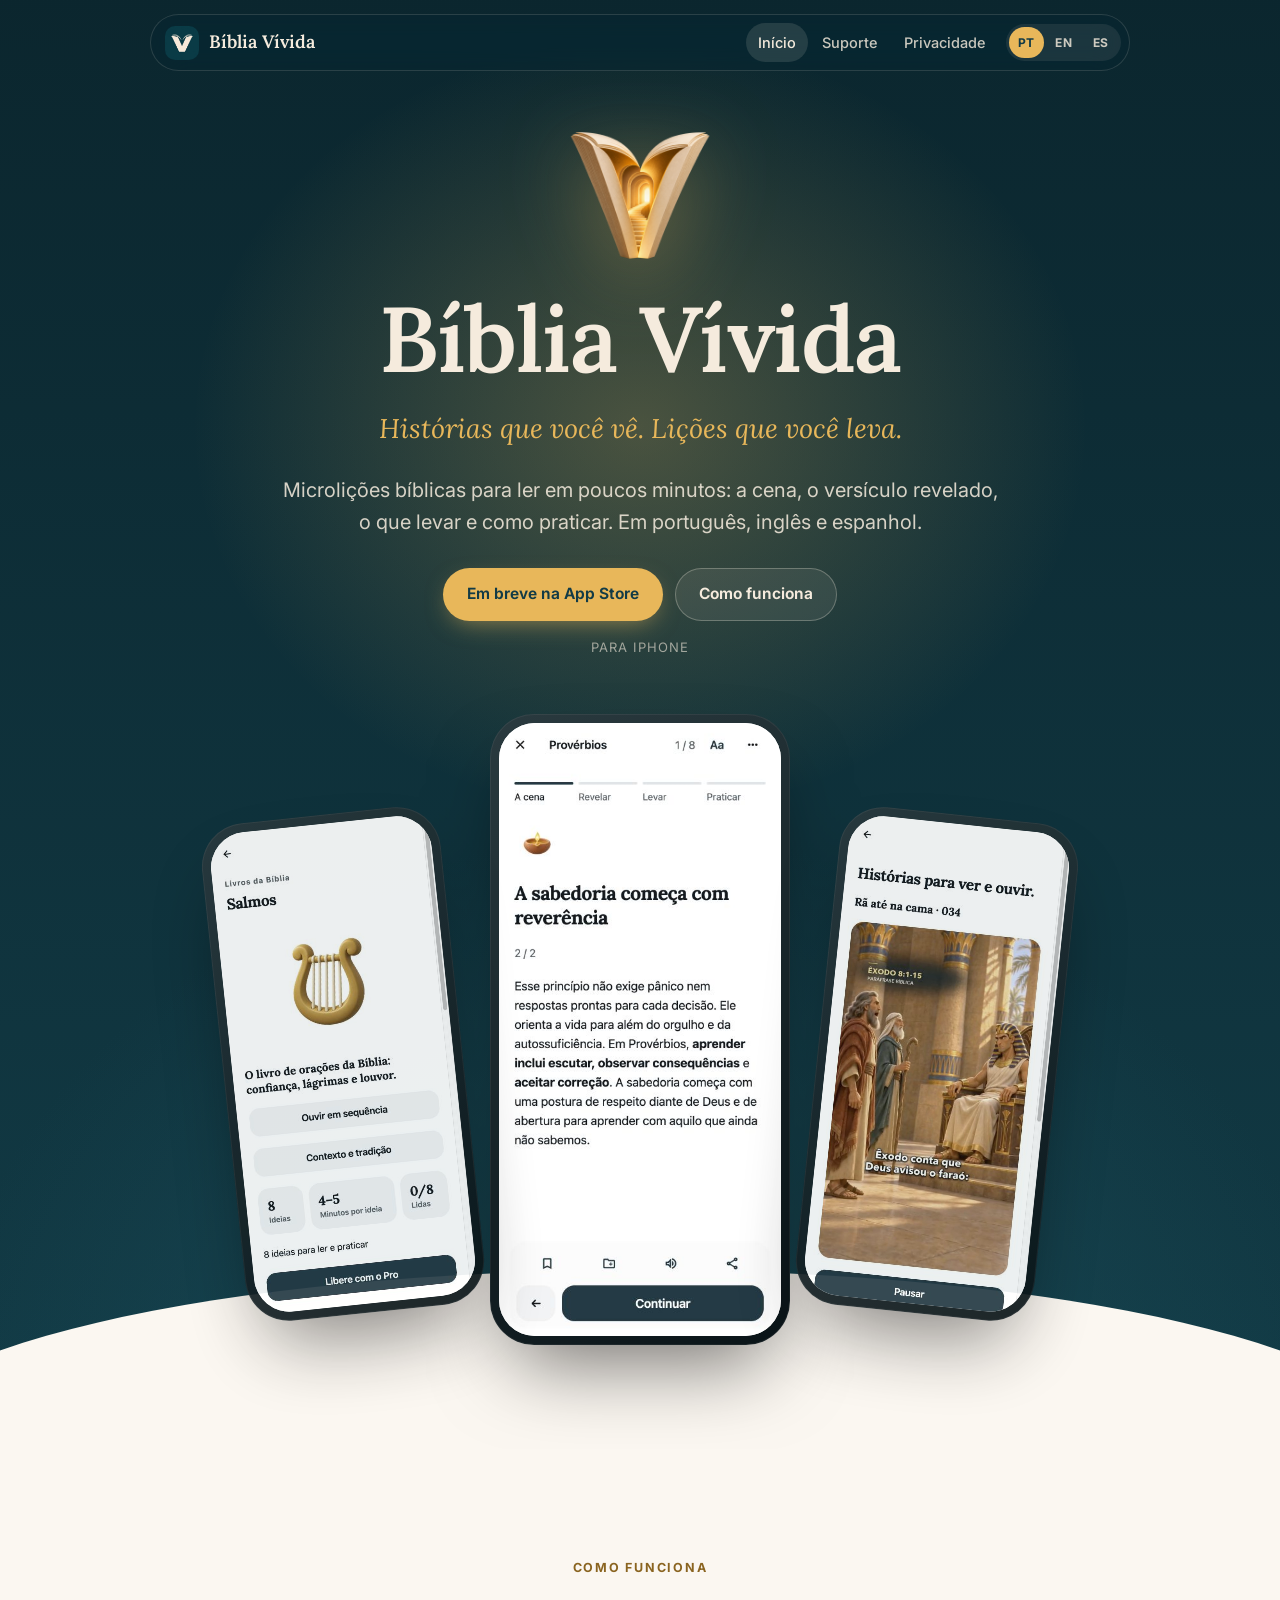
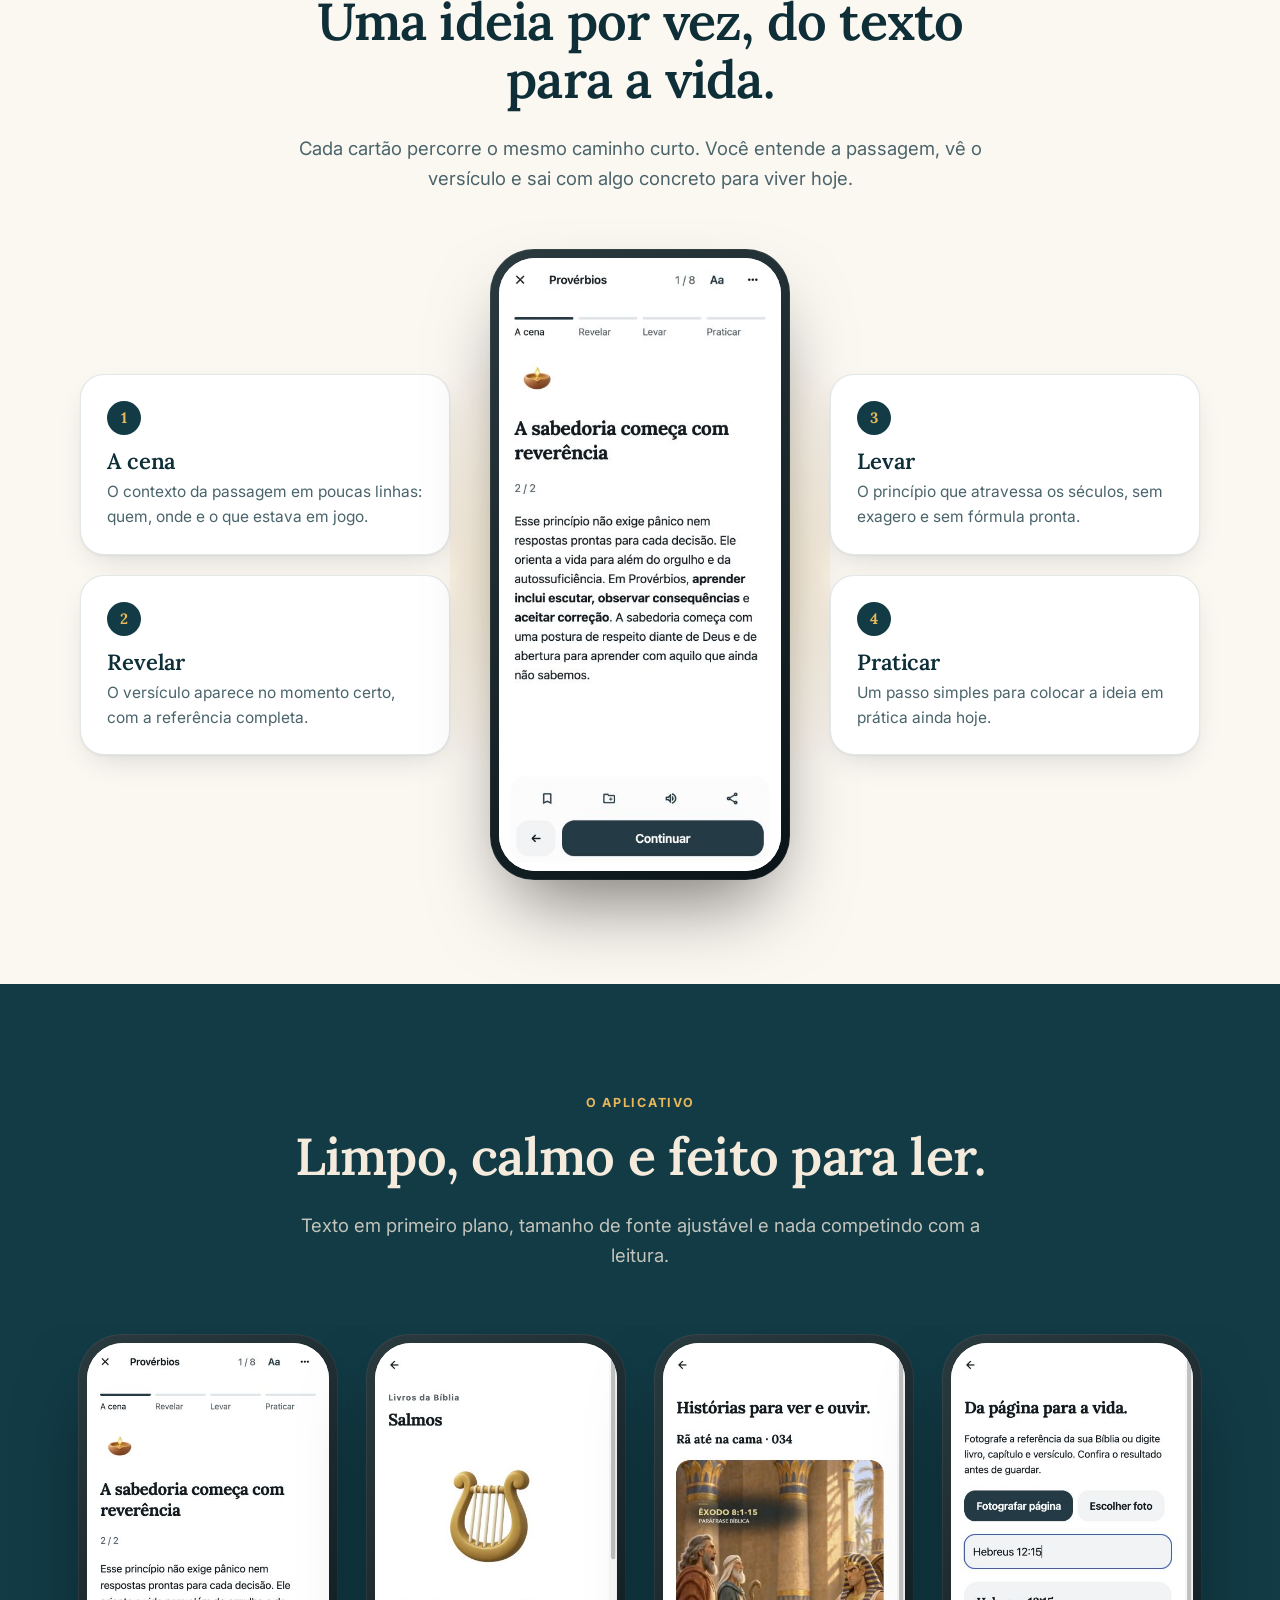
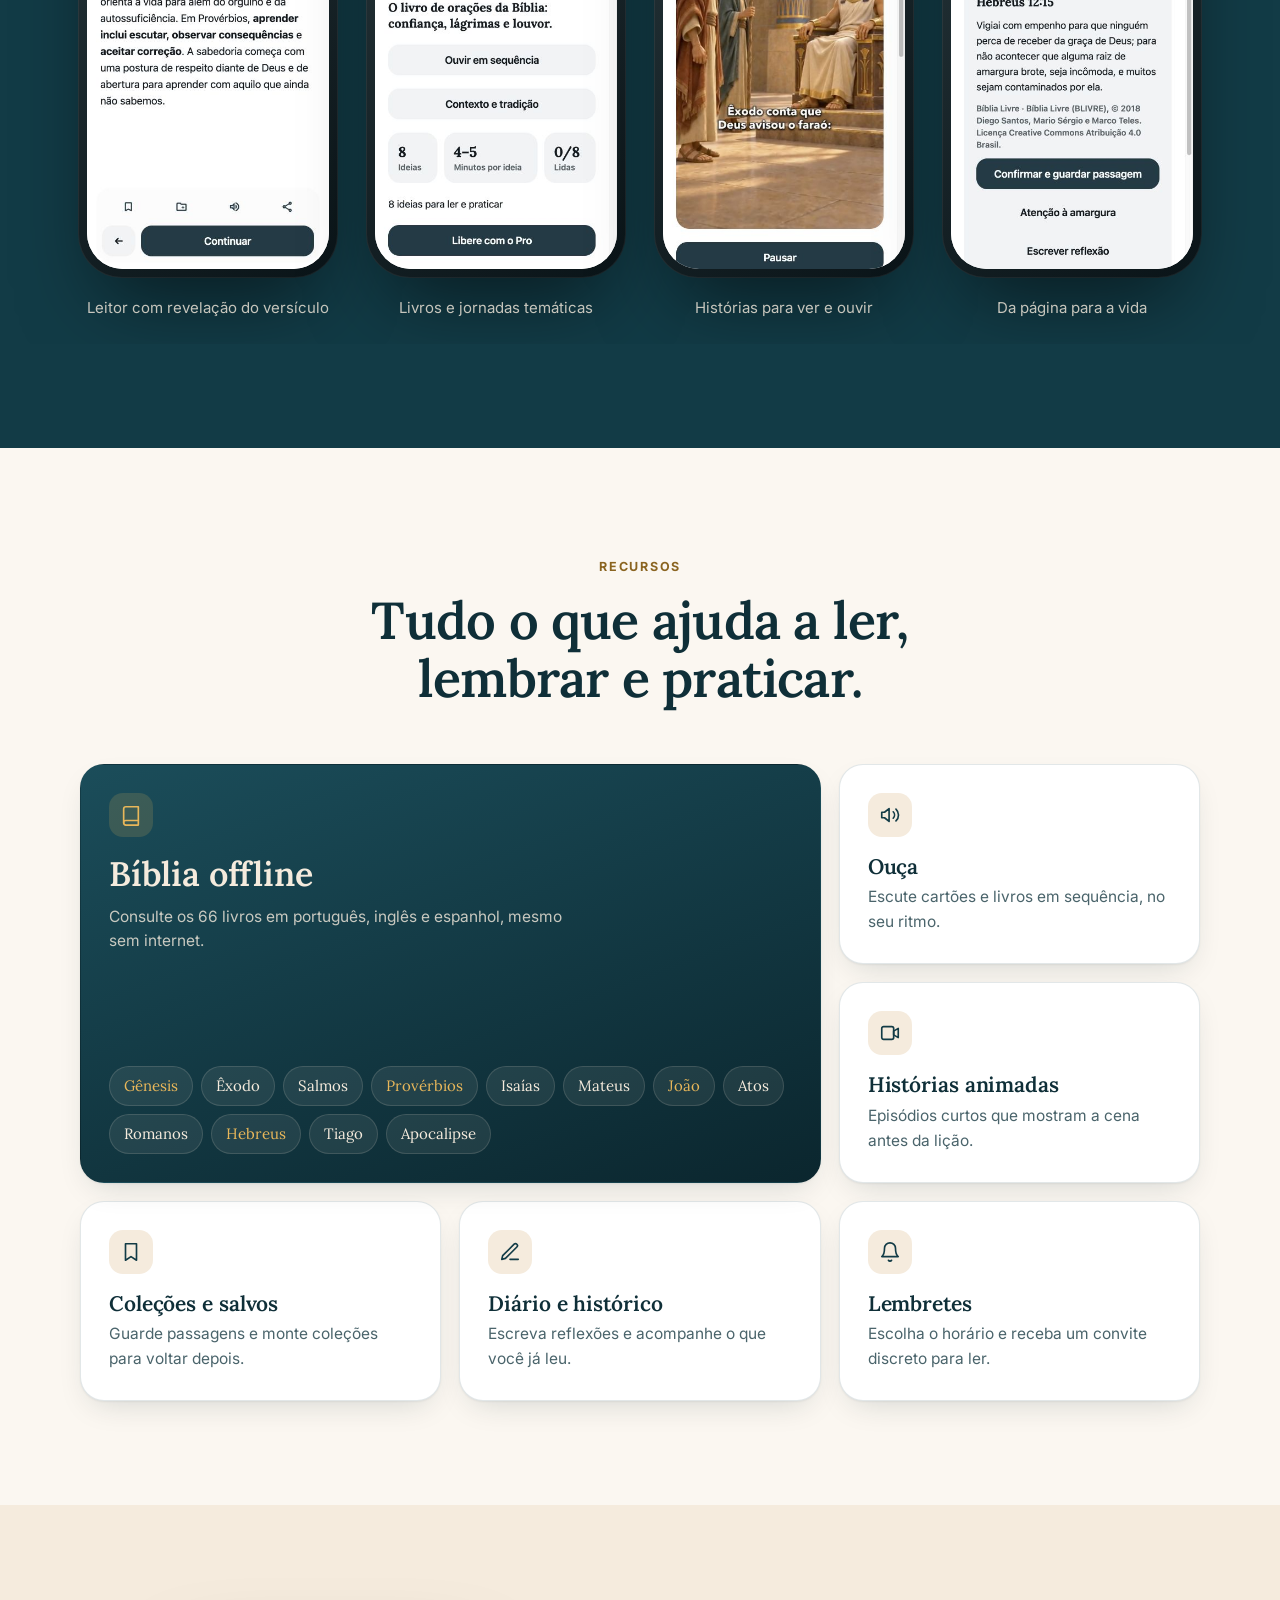
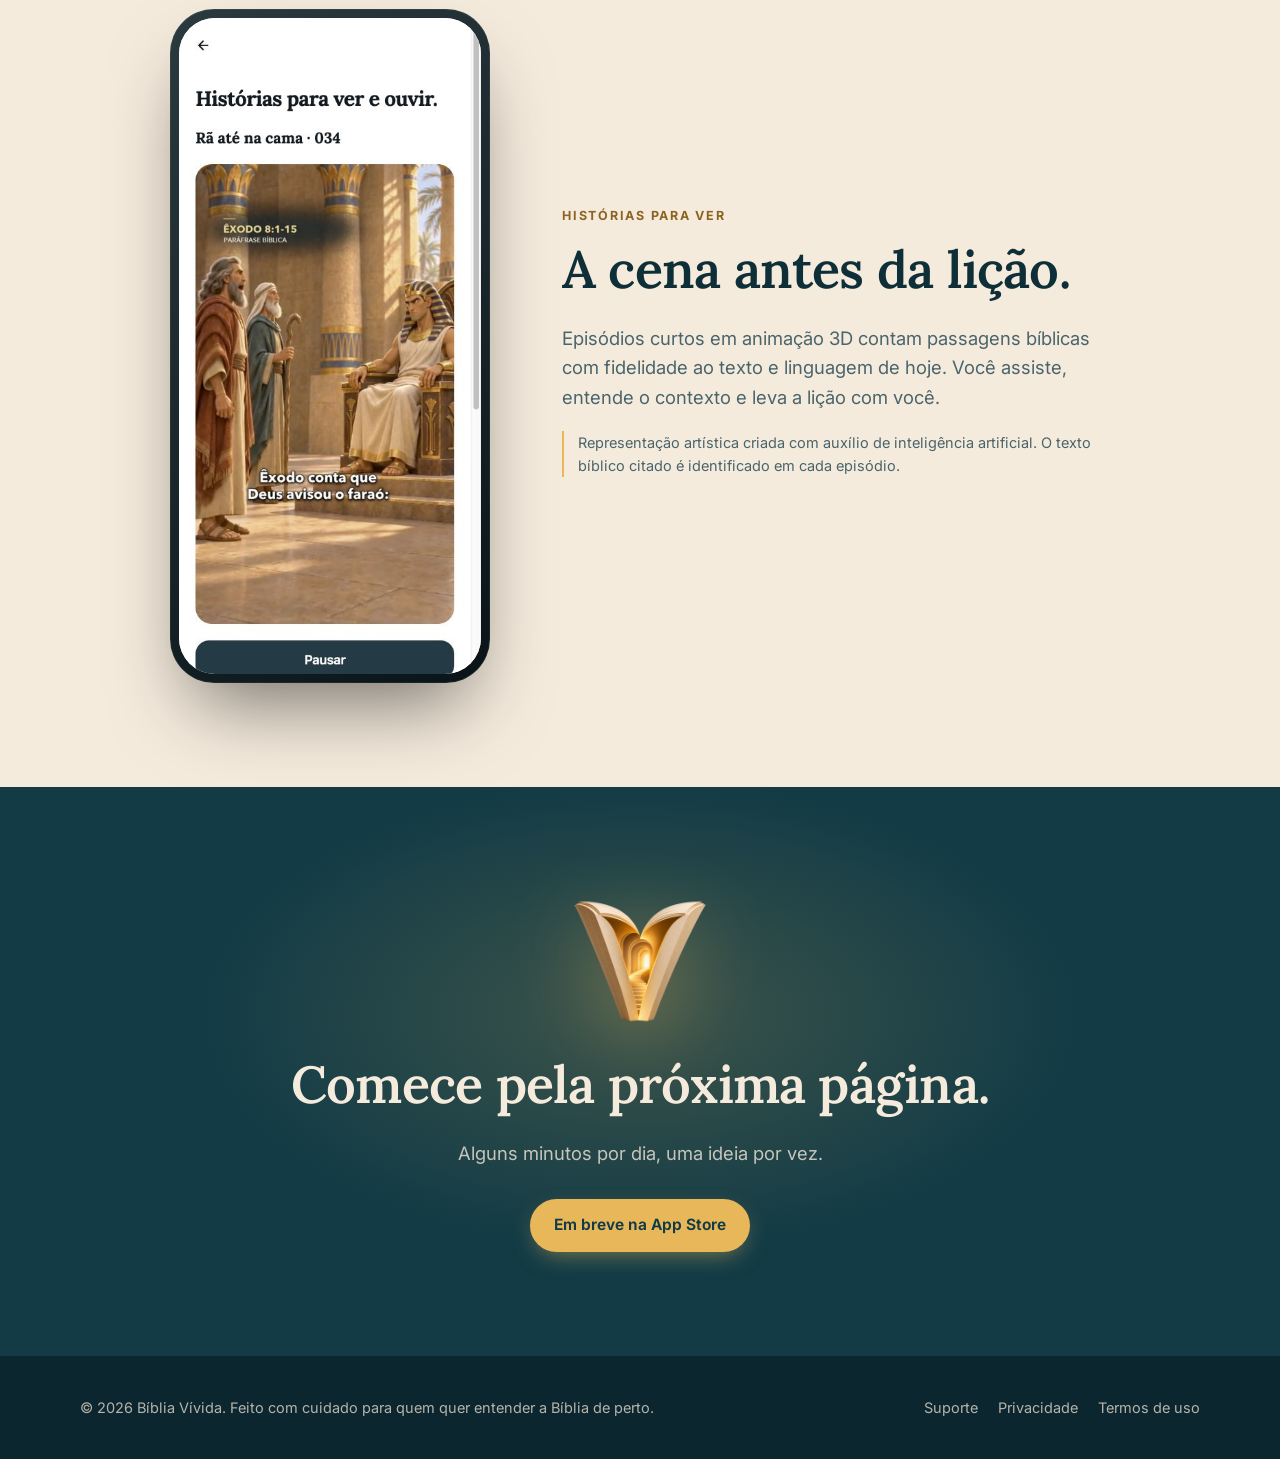
<file: docs/pt/index.html>
<!doctype html>
<html lang="pt-BR">
<head>
<meta charset="utf-8">
<meta name="viewport" content="width=device-width, initial-scale=1">
<title>Bíblia Vívida — Histórias que você vê. Lições que você leva.</title>
<meta name="description" content="Microlições bíblicas para ler em poucos minutos: a cena, o versículo, o que levar e como praticar. Em português, inglês e espanhol.">
<meta name="theme-color" content="#123B46">
<meta property="og:title" content="Bíblia Vívida — Histórias que você vê. Lições que você leva.">
<meta property="og:description" content="Microlições bíblicas para ler em poucos minutos: a cena, o versículo, o que levar e como praticar. Em português, inglês e espanhol.">
<meta property="og:image" content="https://vividbible.app/assets/img/avatar.png">
<link rel="canonical" href="https://vividbible.app/pt/index.html"><link rel="alternate" hreflang="pt-BR" href="https://vividbible.app/pt/index.html"><link rel="alternate" hreflang="en" href="https://vividbible.app/en/index.html"><link rel="alternate" hreflang="es" href="https://vividbible.app/es/index.html">
<link rel="icon" type="image/png" href="../assets/img/favicon.png">
<link rel="apple-touch-icon" href="../assets/img/apple-touch-icon.png">
<link rel="preconnect" href="https://fonts.googleapis.com">
<link rel="preconnect" href="https://fonts.gstatic.com" crossorigin>
<link href="https://fonts.googleapis.com/css2?family=Inter:wght@400;500;600;700&family=Lora:ital,wght@0,500;0,600;0,700;1,500&display=swap" rel="stylesheet">
<link rel="stylesheet" href="../assets/style.css">
</head>
<body>
<a class="skip" href="#conteudo">Pular para o conteúdo</a>
<header class="topo">
  <div class="pilula">
    <a class="marca" href="index.html"><img src="../assets/img/avatar.png" alt="" width="36" height="36">Bíblia Vívida</a>
    <nav class="nav" aria-label="Menu"><a href="index.html" aria-current="page" class="so-desktop">Início</a><a href="suporte.html">Suporte</a><a href="privacidade.html">Privacidade</a><span class="idiomas"><a href="../pt/index.html" hreflang="pt-BR" lang="pt-BR" aria-current="true">PT</a><a href="../en/index.html" hreflang="en" lang="en">EN</a><a href="../es/index.html" hreflang="es" lang="es">ES</a></span></nav>
  </div>
</header>
<main id="conteudo">

<section class="heroi" aria-labelledby="h-heroi">
  <div class="wrap">
    <img class="simbolo revela" src="../assets/img/simbolo.png" alt="" width="640" height="640">
    <h1 id="h-heroi" class="revela">Bíblia Vívida</h1>
    <p class="assinatura">Histórias que você vê. Lições que você leva.</p>
    <p class="lead revela">Microlições bíblicas para ler em poucos minutos: a cena, o versículo revelado, o que levar e como praticar. Em português, inglês e espanhol.</p>
    <div class="ctas revela"><span class="botao" aria-disabled="true">Em breve na App Store</span><a class="botao secundario" href="#como">Como funciona</a></div>
    <p class="selo">Para iPhone</p>
  </div>
  <div class="palco" aria-hidden="true">
    <div class="aparelho lado"><img src="../assets/img/print-salmos.jpg" alt="" width="440" height="956"></div>
    <div class="aparelho centro"><img src="../assets/img/print-leitor.jpg" alt="" width="440" height="956"></div>
    <div class="aparelho lado"><img src="../assets/img/print-video.jpg" alt="" width="440" height="956"></div>
  </div>
</section>

<section id="como" aria-labelledby="h-como">
  <div class="wrap">
    <div class="cabeca-secao">
      <p class="rotulo">Como funciona</p>
      <h2 class="titulo-secao" id="h-como">Uma ideia por vez, do texto para a vida.</h2>
      <p class="intro">Cada cartão percorre o mesmo caminho curto. Você entende a passagem, vê o versículo e sai com algo concreto para viver hoje.</p>
    </div>
    <div class="orbita">
      <div class="coluna"><div class="passo"><span class="num">1</span><h3>A cena</h3><p>O contexto da passagem em poucas linhas: quem, onde e o que estava em jogo.</p></div><div class="passo"><span class="num">2</span><h3>Revelar</h3><p>O versículo aparece no momento certo, com a referência completa.</p></div></div>
      <div class="aparelho"><img src="../assets/img/print-leitor.jpg" alt="Leitor com revelação do versículo" width="440" height="956" loading="lazy"></div>
      <div class="coluna"><div class="passo"><span class="num">3</span><h3>Levar</h3><p>O princípio que atravessa os séculos, sem exagero e sem fórmula pronta.</p></div><div class="passo"><span class="num">4</span><h3>Praticar</h3><p>Um passo simples para colocar a ideia em prática ainda hoje.</p></div></div>
    </div>
  </div>
</section>

<section class="escuro" aria-labelledby="h-telas">
  <div class="wrap">
    <div class="cabeca-secao">
      <p class="rotulo">O aplicativo</p>
      <h2 class="titulo-secao" id="h-telas">Limpo, calmo e feito para ler.</h2>
      <p class="intro">Texto em primeiro plano, tamanho de fonte ajustável e nada competindo com a leitura.</p>
    </div>
  </div>
  <div class="telas" tabindex="0" role="region" aria-label="O aplicativo"><div class="tela"><figure><div class="aparelho"><img src="../assets/img/print-leitor.jpg" alt="Leitor com revelação do versículo" width="440" height="956" loading="lazy"></div><figcaption>Leitor com revelação do versículo</figcaption></figure></div><div class="tela"><figure><div class="aparelho"><img src="../assets/img/print-salmos.jpg" alt="Livros e jornadas temáticas" width="440" height="956" loading="lazy"></div><figcaption>Livros e jornadas temáticas</figcaption></figure></div><div class="tela"><figure><div class="aparelho"><img src="../assets/img/print-video.jpg" alt="Histórias para ver e ouvir" width="440" height="956" loading="lazy"></div><figcaption>Histórias para ver e ouvir</figcaption></figure></div><div class="tela"><figure><div class="aparelho"><img src="../assets/img/print-scanner.jpg" alt="Da página para a vida" width="440" height="956" loading="lazy"></div><figcaption>Da página para a vida</figcaption></figure></div></div>
</section>

<section aria-labelledby="h-rec">
  <div class="wrap">
    <div class="cabeca-secao">
      <p class="rotulo">Recursos</p>
      <h2 class="titulo-secao" id="h-rec">Tudo o que ajuda a ler, lembrar e praticar.</h2>
    </div>
    <div class="bento"><div class="bloco grande escuro-b"><div class="icone" aria-hidden="true"><svg viewBox="0 0 24 24"><path d="M4 5.5A2.5 2.5 0 0 1 6.5 3H20v15H6.5A2.5 2.5 0 0 0 4 20.5z"/><path d="M4 20.5A2.5 2.5 0 0 0 6.5 23H20v-5"/></svg></div><h3>Bíblia offline</h3><p>Consulte os 66 livros em português, inglês e espanhol, mesmo sem internet.</p><div class="livros" aria-hidden="true"><span>Gênesis</span><span>Êxodo</span><span>Salmos</span><span>Provérbios</span><span>Isaías</span><span>Mateus</span><span>João</span><span>Atos</span><span>Romanos</span><span>Hebreus</span><span>Tiago</span><span>Apocalipse</span></div></div><div class="bloco"><div class="icone" aria-hidden="true"><svg viewBox="0 0 24 24"><path d="M11 5 6 9H3v6h3l5 4z"/><path d="M15.5 8.5a5 5 0 0 1 0 7"/><path d="M18.5 5.5a9 9 0 0 1 0 13"/></svg></div><h3>Ouça</h3><p>Escute cartões e livros em sequência, no seu ritmo.</p></div><div class="bloco"><div class="icone" aria-hidden="true"><svg viewBox="0 0 24 24"><rect x="3" y="5" width="13" height="14" rx="2"/><path d="m16 10 5-3v10l-5-3z"/></svg></div><h3>Histórias animadas</h3><p>Episódios curtos que mostram a cena antes da lição.</p></div><div class="bloco"><div class="icone" aria-hidden="true"><svg viewBox="0 0 24 24"><path d="M6 3h12v18l-6-4-6 4z"/></svg></div><h3>Coleções e salvos</h3><p>Guarde passagens e monte coleções para voltar depois.</p></div><div class="bloco"><div class="icone" aria-hidden="true"><svg viewBox="0 0 24 24"><path d="M12 20h9"/><path d="M16.5 3.5a2.1 2.1 0 0 1 3 3L7 19l-4 1 1-4z"/></svg></div><h3>Diário e histórico</h3><p>Escreva reflexões e acompanhe o que você já leu.</p></div><div class="bloco"><div class="icone" aria-hidden="true"><svg viewBox="0 0 24 24"><path d="M6 8a6 6 0 0 1 12 0c0 7 3 9 3 9H3s3-2 3-9"/><path d="M10.3 21a1.94 1.94 0 0 0 3.4 0"/></svg></div><h3>Lembretes</h3><p>Escolha o horário e receba um convite discreto para ler.</p></div></div>
  </div>
</section>

<section class="marfim" aria-labelledby="h-vid">
  <div class="wrap videos">
    <div class="aparelho"><img src="../assets/img/print-video.jpg" alt="" width="440" height="956" loading="lazy"></div>
    <div>
      <p class="rotulo">Histórias para ver</p>
      <h2 class="titulo-secao" id="h-vid">A cena antes da lição.</h2>
      <p class="intro">Episódios curtos em animação 3D contam passagens bíblicas com fidelidade ao texto e linguagem de hoje. Você assiste, entende o contexto e leva a lição com você.</p>
      <p class="nota">Representação artística criada com auxílio de inteligência artificial. O texto bíblico citado é identificado em cada episódio.</p>
    </div>
  </div>
</section>

<section class="escuro chamada" aria-labelledby="h-fim">
  <div class="wrap">
    <img class="simbolo-peq" src="../assets/img/simbolo.png" alt="" width="140" height="140">
    <h2 class="titulo-secao" id="h-fim">Comece pela próxima página.</h2>
    <p class="intro">Alguns minutos por dia, uma ideia por vez.</p>
    <div class="ctas"><span class="botao" aria-disabled="true">Em breve na App Store</span></div>
  </div>
</section>

</main>
<footer class="rodape">
  <div class="wrap">
    <div>© 2026 Bíblia Vívida. Feito com cuidado para quem quer entender a Bíblia de perto.</div>
    <nav aria-label="Links"><a href="suporte.html">Suporte</a><a href="privacidade.html">Privacidade</a><a href="https://www.apple.com/legal/internet-services/itunes/dev/stdeula/">Termos de uso</a></nav>
  </div>
</footer>
<script>
  (function () {
    var t = document.querySelector(".topo");
    var f = function () { t.classList.toggle("rolou", window.scrollY > 8); };
    f(); window.addEventListener("scroll", f, { passive: true });
  })();
</script>
</body>
</html>
</file>
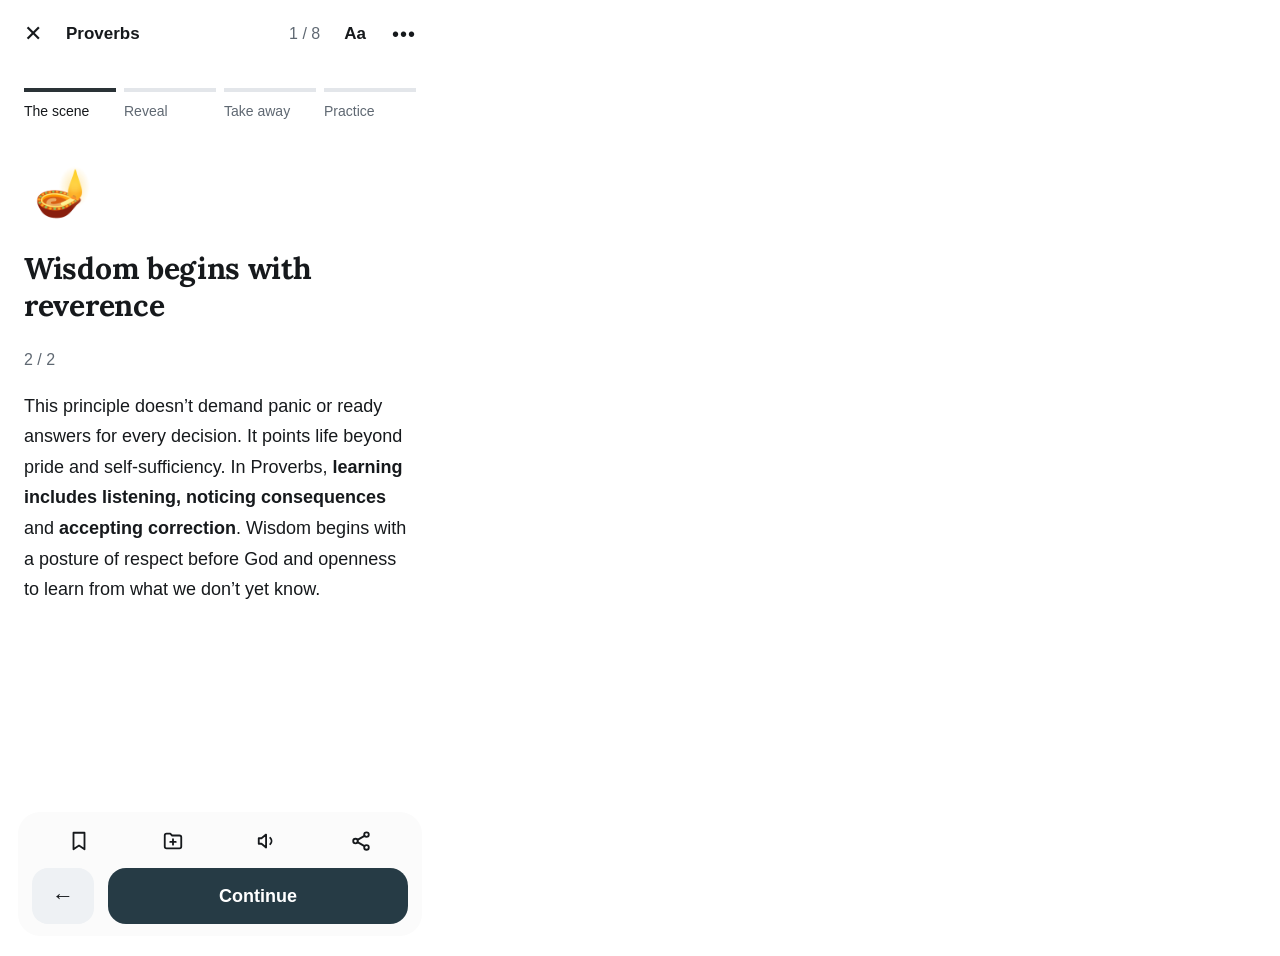
<file: mockups/telas.html>
<!doctype html>
<html><head><meta charset="utf-8"><meta name="viewport" content="width=440">
<link rel="preconnect" href="https://fonts.googleapis.com"><link rel="preconnect" href="https://fonts.gstatic.com" crossorigin>
<link href="https://fonts.googleapis.com/css2?family=Lora:wght@600;700&display=swap" rel="stylesheet">
<style>
:root{--ink:#16191c;--mut:#5f6872;--chip:#eef1f4;--btn:#263b45;--line:#dfe3e7}
*{box-sizing:border-box;margin:0}
html,body{width:440px;height:956px;overflow:hidden;background:#fff;color:var(--ink);font:17px/1.6 -apple-system,BlinkMacSystemFont,"SF Pro Text","Helvetica Neue",sans-serif;-webkit-font-smoothing:antialiased}
.tela{position:relative;width:440px;height:956px;padding:0 24px;display:flow-root}
.serif{font-family:Lora,Georgia,serif;font-weight:700;letter-spacing:-.01em}
.voltar{position:absolute;top:28px;left:24px;font-size:24px;line-height:1}
svg{width:22px;height:22px;stroke:var(--ink);fill:none;stroke-width:2;stroke-linecap:round;stroke-linejoin:round}
/* leitor */
.topo{display:flex;align-items:center;height:68px;gap:14px}
.topo .x{font-size:22px;width:28px}.topo .livro{flex:1;font-weight:600;font-size:17px}.topo .pg{color:var(--mut);font-size:16px}.topo .aa{font-weight:700;font-size:17px;margin-left:10px}.topo .mais{font-size:20px;letter-spacing:1px;margin-left:12px}
.abas{display:grid;grid-template-columns:repeat(4,1fr);gap:8px;margin-top:20px}
.abas div{border-top:4px solid #e3e6ea;padding-top:8px;font-size:14px;color:var(--mut)}
.abas div.on{border-color:#2a3236;color:var(--ink)}
.icone{font-size:46px;margin:34px 0 20px 10px}
h1.serif{font-size:30px;line-height:1.25}
.cont{color:var(--mut);font-size:16px;margin:22px 0 18px}
.corpo{font-size:18px;line-height:1.7}
.rodape{position:absolute;left:18px;right:18px;bottom:20px;background:#fbfbfb;border-radius:22px;padding:18px 14px 12px}
.acoes{display:flex;justify-content:space-around;margin-bottom:16px}
.botoes{display:flex;gap:14px}
.voltar-b{width:62px;height:56px;border-radius:16px;background:var(--chip);display:grid;place-items:center;font-size:22px}
.btn{background:var(--btn);color:#fff;border-radius:18px;height:56px;display:grid;place-items:center;font-weight:700;font-size:18px;flex:1}
/* salmos */
.rot{margin-top:84px;color:var(--mut);font-weight:600;font-size:15px;letter-spacing:.04em}
.salmos h1{font-size:31px;margin-top:4px}
.harpa{width:180px;margin:46px auto 30px;display:block}
.sub{font-family:Lora,Georgia,serif;font-weight:700;font-size:21px;line-height:1.4}
.chipb{background:var(--chip);border-radius:16px;height:56px;display:grid;place-items:center;font-weight:600;font-size:17px;margin-top:24px}
.stats{display:grid;grid-template-columns:90px 1fr 90px;gap:12px;margin-top:24px}
.stats div{background:var(--chip);border-radius:18px;padding:16px 18px;height:92px}
.stats b{font-family:Lora,Georgia,serif;font-size:24px;display:block;line-height:1.2}
.stats span{color:var(--mut);font-size:14.5px}
.ideias{margin:26px 0 22px;font-size:17px}
/* video */
.video h1{font-size:30px;margin-top:84px;line-height:1.25}
.video h2{font-family:Lora,Georgia,serif;font-weight:700;font-size:21px;margin:22px 0 22px}
.quadro{height:600px;border-radius:20px;overflow:hidden;background:#222}
.quadro img{width:100%;height:100%;object-fit:cover;object-position:50% 28%}
.video .btn{position:absolute;left:24px;right:24px;bottom:20px;flex:none}
/* scanner */
.scan h1{font-size:30px;margin-top:84px;line-height:1.25}
.scan p.int{margin:18px 0 22px;font-size:17px;line-height:1.7}
.duas{display:flex;gap:12px}
.duas div{height:56px;border-radius:18px;display:grid;place-items:center;font-weight:700;font-size:17px;padding:0 18px}
.duas .a{background:var(--btn);color:#fff}.duas .b{background:var(--chip)}
.campo{border:2px solid #4a6fd1;border-radius:16px;height:62px;margin-top:22px;padding:0 16px;display:flex;align-items:center;font-size:18px}
.campo i{display:inline-block;width:1.5px;height:24px;background:var(--ink);margin-left:2px}
.cartao{background:#f1f3f5;border-radius:22px;padding:22px 22px 6px;margin-top:22px}
.cartao h3{font-family:Lora,Georgia,serif;font-weight:700;font-size:21px;margin-bottom:12px}
.cartao .v{font-size:17px;line-height:1.7}
.cartao .cred{color:var(--mut);font-weight:600;font-size:14.5px;line-height:1.5;margin:14px 0 18px}
.cartao .btn{height:54px;font-size:17px;flex:none}
.cartao .l{text-align:center;font-weight:700;font-size:17px;padding:22px 0 8px}
</style></head><body>
<div id="app"></div>
<script>
const q=new URLSearchParams(location.search), L=q.get('lang')||'en', S=q.get('tela')||'leitor';
const T={
 en:{livro:'Proverbs',abas:['The scene','Reveal','Take away','Practice'],titulo:'Wisdom begins with reverence',
  corpo:'This principle doesn’t demand panic or ready answers for every decision. It points life beyond pride and self-sufficiency. In Proverbs, <b>learning includes listening, noticing consequences</b> and <b>accepting correction</b>. Wisdom begins with a posture of respect before God and openness to learn from what we don’t yet know.',
  cont:'Continue',rot:'Books of the Bible',salmos:'Psalms',sub:'The Bible’s book of prayers: trust, tears and praise.',ouvir:'Listen in order',ctx:'Context and tradition',
  st:['Ideas','Minutes per idea','Read'],ideias:'8 ideas to read and practice',pro:'Unlock with Pro',
  vt:'Stories to watch and hear.',ve:'Frogs even in his bed · 034',pausa:'Pause',
  st1:'From the page to life.',si:'Take a photo of the reference in your Bible or type the book, chapter and verse. Check the result before saving.',
  foto:'Photograph page',esc:'Choose photo',ref:'Hebrews 12:15',
  verso:'Look carefully lest there be any man who falls short of the grace of God, lest any root of bitterness springing up trouble you, and many be defiled by it.',
  cred:'World English Bible (WEB) · Public domain.',conf:'Confirm and save passage',l1:'Watch out for bitterness',l2:'Write a reflection'},
 es:{livro:'Proverbios',abas:['La escena','Revelar','Llevar','Practicar'],titulo:'La sabiduría comienza con reverencia',
  corpo:'Este principio no exige pánico ni respuestas listas para cada decisión. Orienta la vida más allá del orgullo y la autosuficiencia. En Proverbios, <b>aprender incluye escuchar, observar las consecuencias</b> y <b>aceptar la corrección</b>. La sabiduría comienza con una actitud de respeto ante Dios y de apertura para aprender de lo que aún no sabemos.',
  cont:'Continuar',rot:'Libros de la Biblia',salmos:'Salmos',sub:'El libro de oraciones de la Biblia: confianza, lágrimas y alabanza.',ouvir:'Escuchar en secuencia',ctx:'Contexto y tradición',
  st:['Ideas','Minutos por idea','Leídas'],ideias:'8 ideas para leer y practicar',pro:'Desbloquea con Pro',
  vt:'Historias para ver y escuchar.',ve:'Ranas hasta en su cama · 034',pausa:'Pausar',
  st1:'De la página a la vida.',si:'Fotografía la referencia de tu Biblia o escribe libro, capítulo y versículo. Revisa el resultado antes de guardar.',
  foto:'Fotografiar página',esc:'Elegir foto',ref:'Hebreos 12:15',
  verso:'Mirando bien que ninguno se aparte de la gracia de Dios, que ninguna raíz de amargura brotando os impida, y por ella muchos sean contaminados.',
  cred:'Reina-Valera 1909 · Dominio público.',conf:'Confirmar y guardar pasaje',l1:'Cuidado con la amargura',l2:'Escribir una reflexión'}
}[L];
const ic={
 mark:'<svg viewBox="0 0 24 24"><path d="M6 3h12v18l-6-4-6 4z"/></svg>',
 pasta:'<svg viewBox="0 0 24 24"><path d="M3 6a2 2 0 0 1 2-2h4l2 2h8a2 2 0 0 1 2 2v10a2 2 0 0 1-2 2H5a2 2 0 0 1-2-2z"/><path d="M12 10v6M9 13h6"/></svg>',
 som:'<svg viewBox="0 0 24 24"><path d="M11 5 6 9H3v6h3l5 4z"/><path d="M15.5 8.5a5 5 0 0 1 0 7"/></svg>',
 share:'<svg viewBox="0 0 24 24"><circle cx="18" cy="5" r="2.5"/><circle cx="6" cy="12" r="2.5"/><circle cx="18" cy="19" r="2.5"/><path d="m8.2 10.8 7.6-4.4M8.2 13.2l7.6 4.4"/></svg>'};
const telas={
 leitor:`<div class="tela"><div class="topo"><span class="x">✕</span><span class="livro">${T.livro}</span><span class="pg">1 / 8</span><span class="aa">Aa</span><span class="mais">•••</span></div>
  <div class="abas">${T.abas.map((a,i)=>`<div class="${i==0?'on':''}">${a}</div>`).join('')}</div>
  <div class="icone">🪔</div><h1 class="serif">${T.titulo}</h1><div class="cont">2 / 2</div><p class="corpo">${T.corpo}</p>
  <div class="rodape"><div class="acoes">${ic.mark}${ic.pasta}${ic.som}${ic.share}</div><div class="botoes"><div class="voltar-b">←</div><div class="btn">${T.cont}</div></div></div></div>`,
 salmos:`<div class="tela salmos"><span class="voltar">←</span><div class="rot">${T.rot}</div><h1 class="serif">${T.salmos}</h1>
  <img class="harpa" src="harpa.png"><p class="sub">${T.sub}</p><div class="chipb">${T.ouvir}</div><div class="chipb">${T.ctx}</div>
  <div class="stats"><div><b>8</b><span>${T.st[0]}</span></div><div><b>4–5</b><span>${T.st[1]}</span></div><div><b>0/8</b><span>${T.st[2]}</span></div></div>
  <p class="ideias">${T.ideias}</p><div class="btn" style="flex:none">${T.pro}</div></div>`,
 video:`<div class="tela video"><span class="voltar">←</span><h1 class="serif">${T.vt}</h1><h2>${T.ve}</h2><div class="quadro"><img src="cena-034.jpg"></div><div class="btn">${T.pausa}</div></div>`,
 scanner:`<div class="tela scan"><span class="voltar">←</span><h1 class="serif">${T.st1}</h1><p class="int">${T.si}</p>
  <div class="duas"><div class="a">${T.foto}</div><div class="b">${T.esc}</div></div><div class="campo">${T.ref}<i></i></div>
  <div class="cartao"><h3>${T.ref}</h3><p class="v">${T.verso}</p><p class="cred">${T.cred}</p><div class="btn">${T.conf}</div><div class="l">${T.l1}</div><div class="l">${T.l2}</div></div></div>`
};
document.getElementById('app').innerHTML=telas[S];
</script></body></html>
</file>
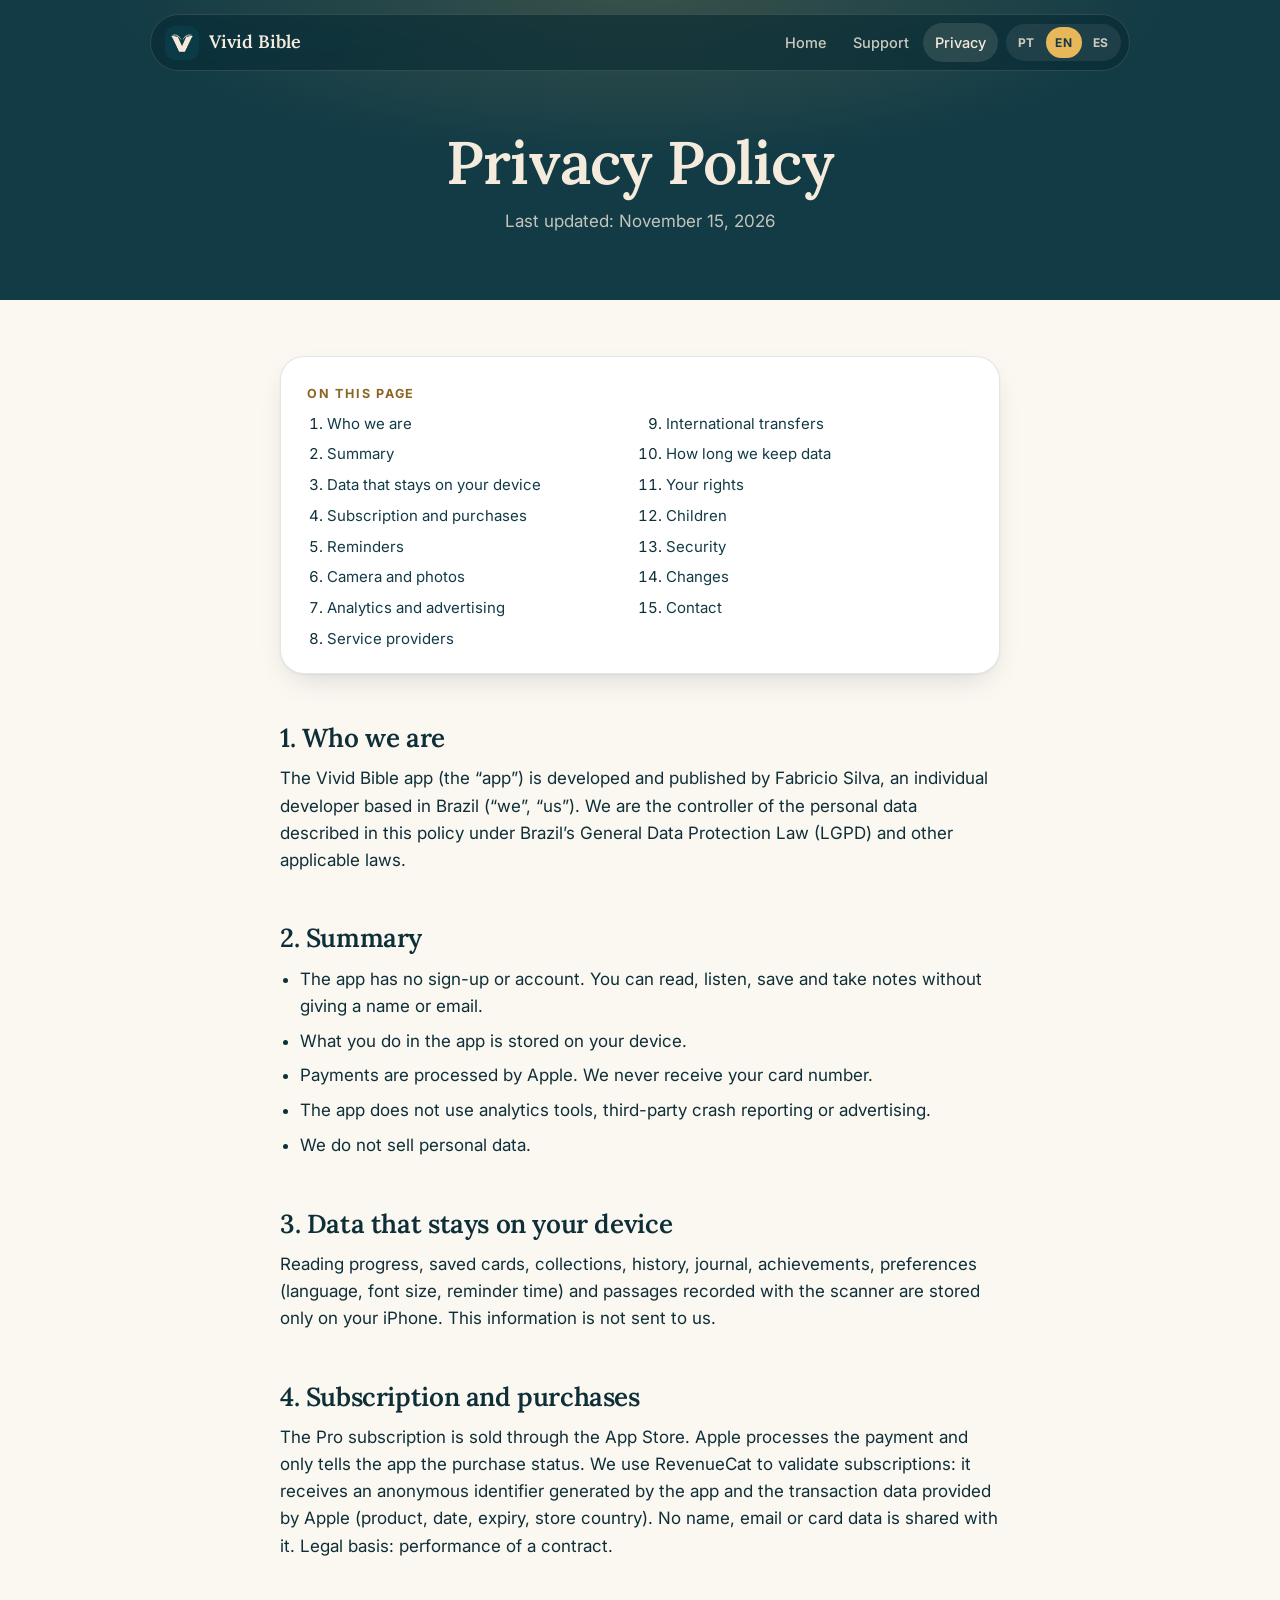
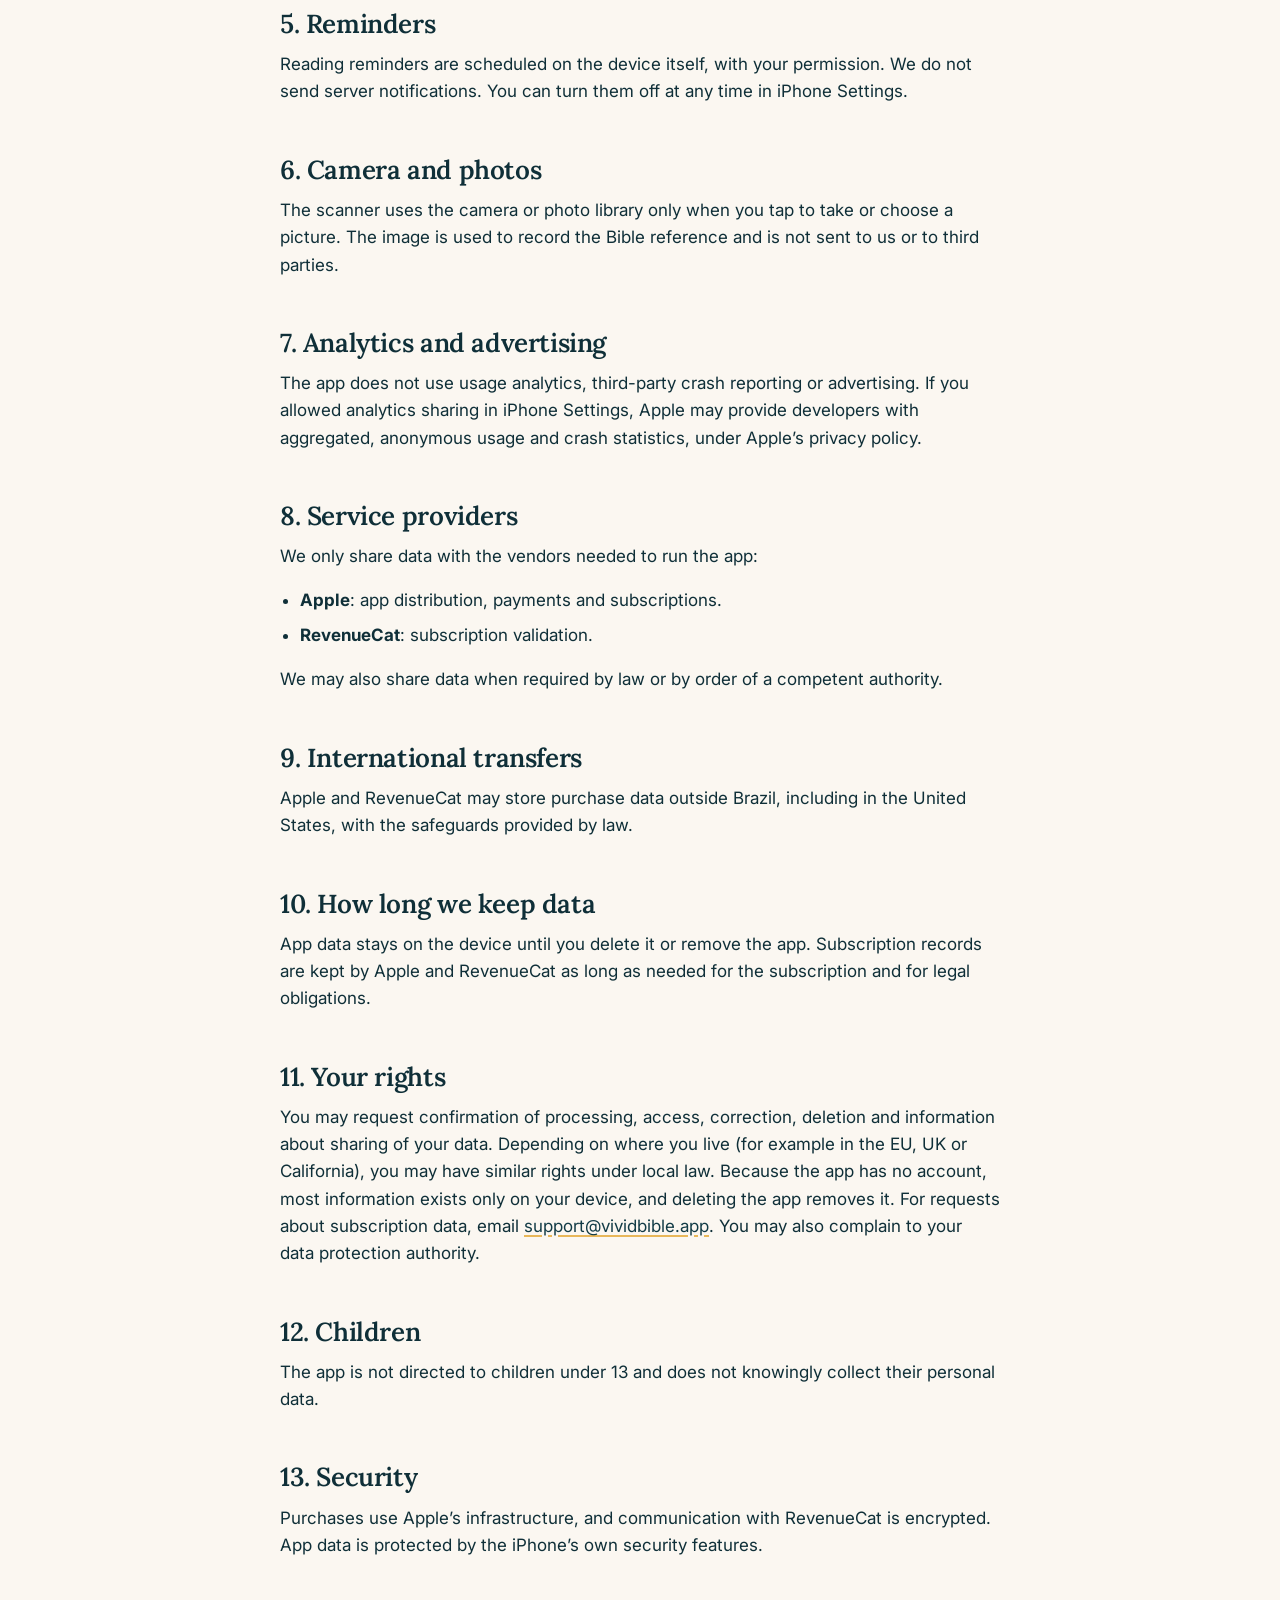
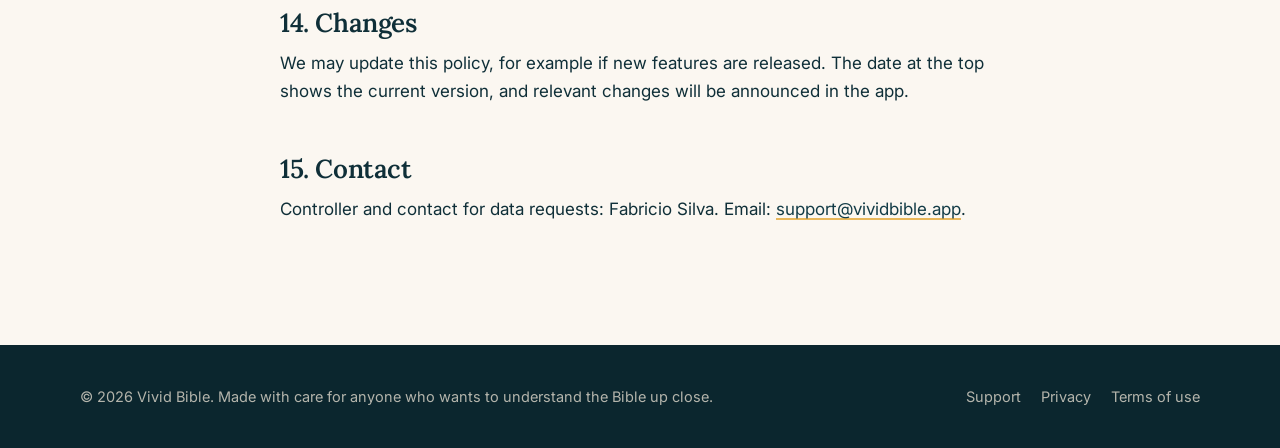
<file: docs/en/privacy.html>
<!doctype html>
<html lang="en">
<head>
<meta charset="utf-8">
<meta name="viewport" content="width=device-width, initial-scale=1">
<title>Privacy Policy — Vivid Bible</title>
<meta name="description" content="Privacy Policy">
<meta name="theme-color" content="#123B46">
<meta property="og:title" content="Privacy Policy — Vivid Bible">
<meta property="og:description" content="Privacy Policy">
<meta property="og:image" content="https://vividbible.app/assets/img/avatar.png">
<link rel="canonical" href="https://vividbible.app/en/privacy.html"><link rel="alternate" hreflang="pt-BR" href="https://vividbible.app/pt/privacidade.html"><link rel="alternate" hreflang="en" href="https://vividbible.app/en/privacy.html"><link rel="alternate" hreflang="es" href="https://vividbible.app/es/privacidad.html">
<link rel="icon" type="image/png" href="../assets/img/favicon.png">
<link rel="apple-touch-icon" href="../assets/img/apple-touch-icon.png">
<link rel="preconnect" href="https://fonts.googleapis.com">
<link rel="preconnect" href="https://fonts.gstatic.com" crossorigin>
<link href="https://fonts.googleapis.com/css2?family=Inter:wght@400;500;600;700&family=Lora:ital,wght@0,500;0,600;0,700;1,500&display=swap" rel="stylesheet">
<link rel="stylesheet" href="../assets/style.css">
</head>
<body>
<a class="skip" href="#conteudo">Skip to content</a>
<header class="topo">
  <div class="pilula">
    <a class="marca" href="index.html"><img src="../assets/img/avatar.png" alt="" width="36" height="36">Vivid Bible</a>
    <nav class="nav" aria-label="Menu"><a href="index.html" class="so-desktop">Home</a><a href="support.html">Support</a><a href="privacy.html" aria-current="page">Privacy</a><span class="idiomas"><a href="../pt/privacidade.html" hreflang="pt-BR" lang="pt-BR">PT</a><a href="../en/privacy.html" hreflang="en" lang="en" aria-current="true">EN</a><a href="../es/privacidad.html" hreflang="es" lang="es">ES</a></span></nav>
  </div>
</header>
<main id="conteudo">

<header class="cabecalho-pagina"><div class="wrap"><h1>Privacy Policy</h1><p>Last updated: November 15, 2026</p></div></header>
<div class="texto">
  <nav class="sumario" aria-label="On this page"><p class="rotulo" style="margin-bottom:8px">On this page</p><ol><li><a href="#s1">Who we are</a></li><li><a href="#s2">Summary</a></li><li><a href="#s3">Data that stays on your device</a></li><li><a href="#s4">Subscription and purchases</a></li><li><a href="#s5">Reminders</a></li><li><a href="#s6">Camera and photos</a></li><li><a href="#s7">Analytics and advertising</a></li><li><a href="#s8">Service providers</a></li><li><a href="#s9">International transfers</a></li><li><a href="#s10">How long we keep data</a></li><li><a href="#s11">Your rights</a></li><li><a href="#s12">Children</a></li><li><a href="#s13">Security</a></li><li><a href="#s14">Changes</a></li><li><a href="#s15">Contact</a></li></ol></nav>
  <h2 id="s1">1. Who we are</h2><p>The Vivid Bible app (the “app”) is developed and published by Fabricio Silva, an individual developer based in Brazil (“we”, “us”). We are the controller of the personal data described in this policy under Brazil’s General Data Protection Law (LGPD) and other applicable laws.</p><h2 id="s2">2. Summary</h2><ul>
<li>The app has no sign-up or account. You can read, listen, save and take notes without giving a name or email.</li>
<li>What you do in the app is stored on your device.</li>
<li>Payments are processed by Apple. We never receive your card number.</li>
<li>The app does not use analytics tools, third-party crash reporting or advertising.</li>
<li>We do not sell personal data.</li>
</ul><h2 id="s3">3. Data that stays on your device</h2><p>Reading progress, saved cards, collections, history, journal, achievements, preferences (language, font size, reminder time) and passages recorded with the scanner are stored only on your iPhone. This information is not sent to us.</p><h2 id="s4">4. Subscription and purchases</h2><p>The Pro subscription is sold through the App Store. Apple processes the payment and only tells the app the purchase status. We use RevenueCat to validate subscriptions: it receives an anonymous identifier generated by the app and the transaction data provided by Apple (product, date, expiry, store country). No name, email or card data is shared with it. Legal basis: performance of a contract.</p><h2 id="s5">5. Reminders</h2><p>Reading reminders are scheduled on the device itself, with your permission. We do not send server notifications. You can turn them off at any time in iPhone Settings.</p><h2 id="s6">6. Camera and photos</h2><p>The scanner uses the camera or photo library only when you tap to take or choose a picture. The image is used to record the Bible reference and is not sent to us or to third parties.</p><h2 id="s7">7. Analytics and advertising</h2><p>The app does not use usage analytics, third-party crash reporting or advertising. If you allowed analytics sharing in iPhone Settings, Apple may provide developers with aggregated, anonymous usage and crash statistics, under Apple’s privacy policy.</p><h2 id="s8">8. Service providers</h2><p>We only share data with the vendors needed to run the app:</p>
<ul>
<li><strong>Apple</strong>: app distribution, payments and subscriptions.</li>
<li><strong>RevenueCat</strong>: subscription validation.</li>
</ul>
<p>We may also share data when required by law or by order of a competent authority.</p><h2 id="s9">9. International transfers</h2><p>Apple and RevenueCat may store purchase data outside Brazil, including in the United States, with the safeguards provided by law.</p><h2 id="s10">10. How long we keep data</h2><p>App data stays on the device until you delete it or remove the app. Subscription records are kept by Apple and RevenueCat as long as needed for the subscription and for legal obligations.</p><h2 id="s11">11. Your rights</h2><p>You may request confirmation of processing, access, correction, deletion and information about sharing of your data. Depending on where you live (for example in the EU, UK or California), you may have similar rights under local law. Because the app has no account, most information exists only on your device, and deleting the app removes it. For requests about subscription data, email <a href="mailto:support@vividbible.app">support@vividbible.app</a>. You may also complain to your data protection authority.</p><h2 id="s12">12. Children</h2><p>The app is not directed to children under 13 and does not knowingly collect their personal data.</p><h2 id="s13">13. Security</h2><p>Purchases use Apple’s infrastructure, and communication with RevenueCat is encrypted. App data is protected by the iPhone’s own security features.</p><h2 id="s14">14. Changes</h2><p>We may update this policy, for example if new features are released. The date at the top shows the current version, and relevant changes will be announced in the app.</p><h2 id="s15">15. Contact</h2><p>Controller and contact for data requests: Fabricio Silva. Email: <a href="mailto:support@vividbible.app">support@vividbible.app</a>.</p>
</div>

</main>
<footer class="rodape">
  <div class="wrap">
    <div>© 2026 Vivid Bible. Made with care for anyone who wants to understand the Bible up close.</div>
    <nav aria-label="Links"><a href="support.html">Support</a><a href="privacy.html">Privacy</a><a href="https://www.apple.com/legal/internet-services/itunes/dev/stdeula/">Terms of use</a></nav>
  </div>
</footer>
<script>
  (function () {
    var t = document.querySelector(".topo");
    var f = function () { t.classList.toggle("rolou", window.scrollY > 8); };
    f(); window.addEventListener("scroll", f, { passive: true });
  })();
</script>
</body>
</html>
</file>
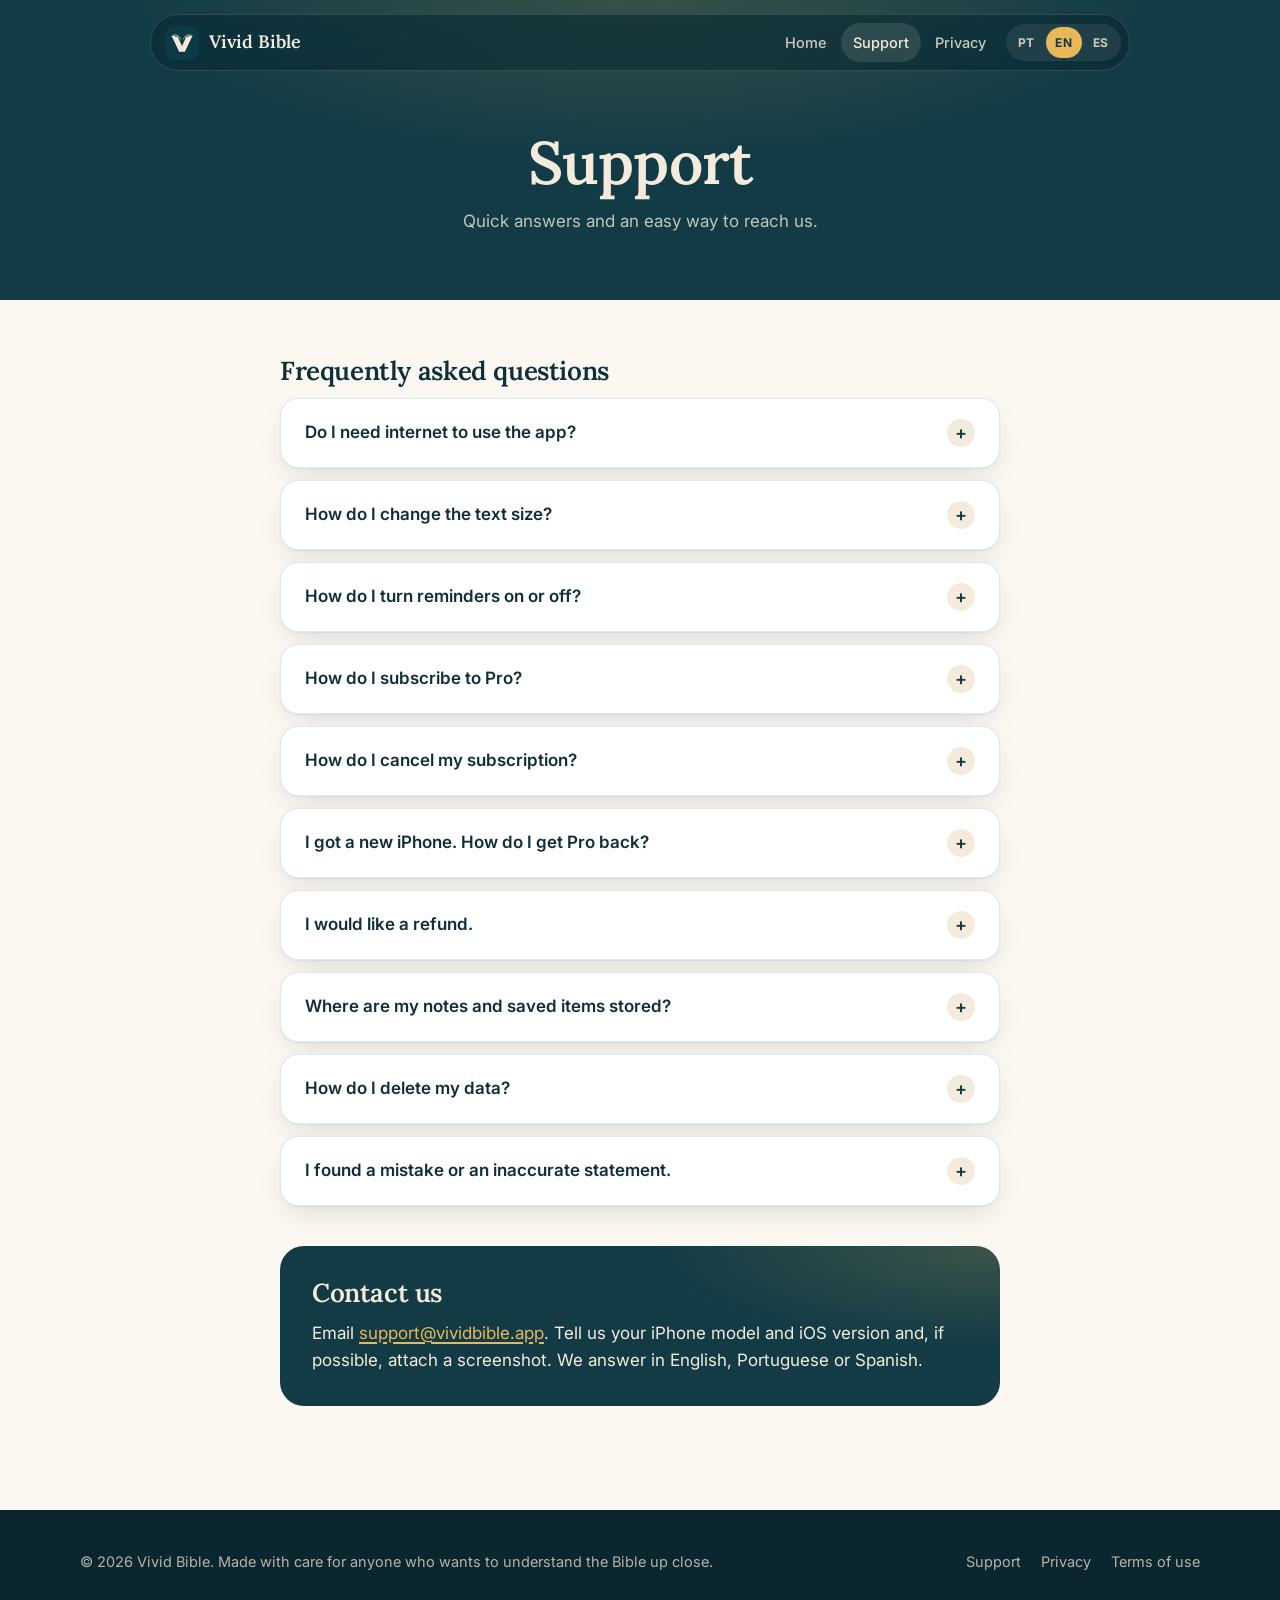
<file: docs/en/support.html>
<!doctype html>
<html lang="en">
<head>
<meta charset="utf-8">
<meta name="viewport" content="width=device-width, initial-scale=1">
<title>Support — Vivid Bible</title>
<meta name="description" content="Quick answers and an easy way to reach us.">
<meta name="theme-color" content="#123B46">
<meta property="og:title" content="Support — Vivid Bible">
<meta property="og:description" content="Quick answers and an easy way to reach us.">
<meta property="og:image" content="https://vividbible.app/assets/img/avatar.png">
<link rel="canonical" href="https://vividbible.app/en/support.html"><link rel="alternate" hreflang="pt-BR" href="https://vividbible.app/pt/suporte.html"><link rel="alternate" hreflang="en" href="https://vividbible.app/en/support.html"><link rel="alternate" hreflang="es" href="https://vividbible.app/es/soporte.html">
<link rel="icon" type="image/png" href="../assets/img/favicon.png">
<link rel="apple-touch-icon" href="../assets/img/apple-touch-icon.png">
<link rel="preconnect" href="https://fonts.googleapis.com">
<link rel="preconnect" href="https://fonts.gstatic.com" crossorigin>
<link href="https://fonts.googleapis.com/css2?family=Inter:wght@400;500;600;700&family=Lora:ital,wght@0,500;0,600;0,700;1,500&display=swap" rel="stylesheet">
<link rel="stylesheet" href="../assets/style.css">
</head>
<body>
<a class="skip" href="#conteudo">Skip to content</a>
<header class="topo">
  <div class="pilula">
    <a class="marca" href="index.html"><img src="../assets/img/avatar.png" alt="" width="36" height="36">Vivid Bible</a>
    <nav class="nav" aria-label="Menu"><a href="index.html" class="so-desktop">Home</a><a href="support.html" aria-current="page">Support</a><a href="privacy.html">Privacy</a><span class="idiomas"><a href="../pt/suporte.html" hreflang="pt-BR" lang="pt-BR">PT</a><a href="../en/support.html" hreflang="en" lang="en" aria-current="true">EN</a><a href="../es/soporte.html" hreflang="es" lang="es">ES</a></span></nav>
  </div>
</header>
<main id="conteudo">

<header class="cabecalho-pagina"><div class="wrap"><h1>Support</h1><p>Quick answers and an easy way to reach us.</p></div></header>
<div class="texto">
  <h2 style="margin-top:0">Frequently asked questions</h2>
  <div class="faq"><details><summary>Do I need internet to use the app?</summary><div><p>Not for reading. The Bible and the cards already downloaded work offline. Videos and some optional features need a connection.</p></div></details><details><summary>How do I change the text size?</summary><div><p>In the reader, tap <strong>Aa</strong> at the top of the screen and choose a comfortable size. Your choice is saved.</p></div></details><details><summary>How do I turn reminders on or off?</summary><div><p>Open <strong>Settings › Reminders</strong> and pick a time. You can also turn off the app's notifications in <strong>iPhone Settings › Notifications</strong>.</p></div></details><details><summary>How do I subscribe to Pro?</summary><div><p>Tap any content marked Pro and follow the steps. Payment is handled by your Apple account, and the price is shown before you confirm.</p></div></details><details><summary>How do I cancel my subscription?</summary><div><p>Subscriptions are managed by Apple. On your iPhone, open <strong>Settings › [your name] › Subscriptions</strong>, choose Vivid Bible and tap Cancel. Access continues until the end of the period you already paid for.</p></div></details><details><summary>I got a new iPhone. How do I get Pro back?</summary><div><p>Sign in with the same Apple ID, open the app and tap <strong>Restore purchases</strong> on the Pro screen or in Settings.</p></div></details><details><summary>I would like a refund.</summary><div><p>Refunds for App Store purchases are handled by Apple. Request one at <a href="https://reportaproblem.apple.com">reportaproblem.apple.com</a>.</p></div></details><details><summary>Where are my notes and saved items stored?</summary><div><p>On your device. The app has no account or cloud backup, so if you delete the app, this information is removed with it.</p></div></details><details><summary>How do I delete my data?</summary><div><p>Deleting the app removes all data stored on the device. For questions about subscription data, write to us. See the <a href="privacy.html">Privacy Policy</a> for details.</p></div></details><details><summary>I found a mistake or an inaccurate statement.</summary><div><p>Thank you for letting us know. Write to us with the book and card name, or send a screenshot.</p></div></details></div>
  <div class="contato"><h2>Contact us</h2><p style="margin:0">Email <a href="mailto:support@vividbible.app">support@vividbible.app</a>. Tell us your iPhone model and iOS version and, if possible, attach a screenshot. We answer in English, Portuguese or Spanish.</p></div>
</div>

</main>
<footer class="rodape">
  <div class="wrap">
    <div>© 2026 Vivid Bible. Made with care for anyone who wants to understand the Bible up close.</div>
    <nav aria-label="Links"><a href="support.html">Support</a><a href="privacy.html">Privacy</a><a href="https://www.apple.com/legal/internet-services/itunes/dev/stdeula/">Terms of use</a></nav>
  </div>
</footer>
<script>
  (function () {
    var t = document.querySelector(".topo");
    var f = function () { t.classList.toggle("rolou", window.scrollY > 8); };
    f(); window.addEventListener("scroll", f, { passive: true });
  })();
</script>
</body>
</html>
</file>
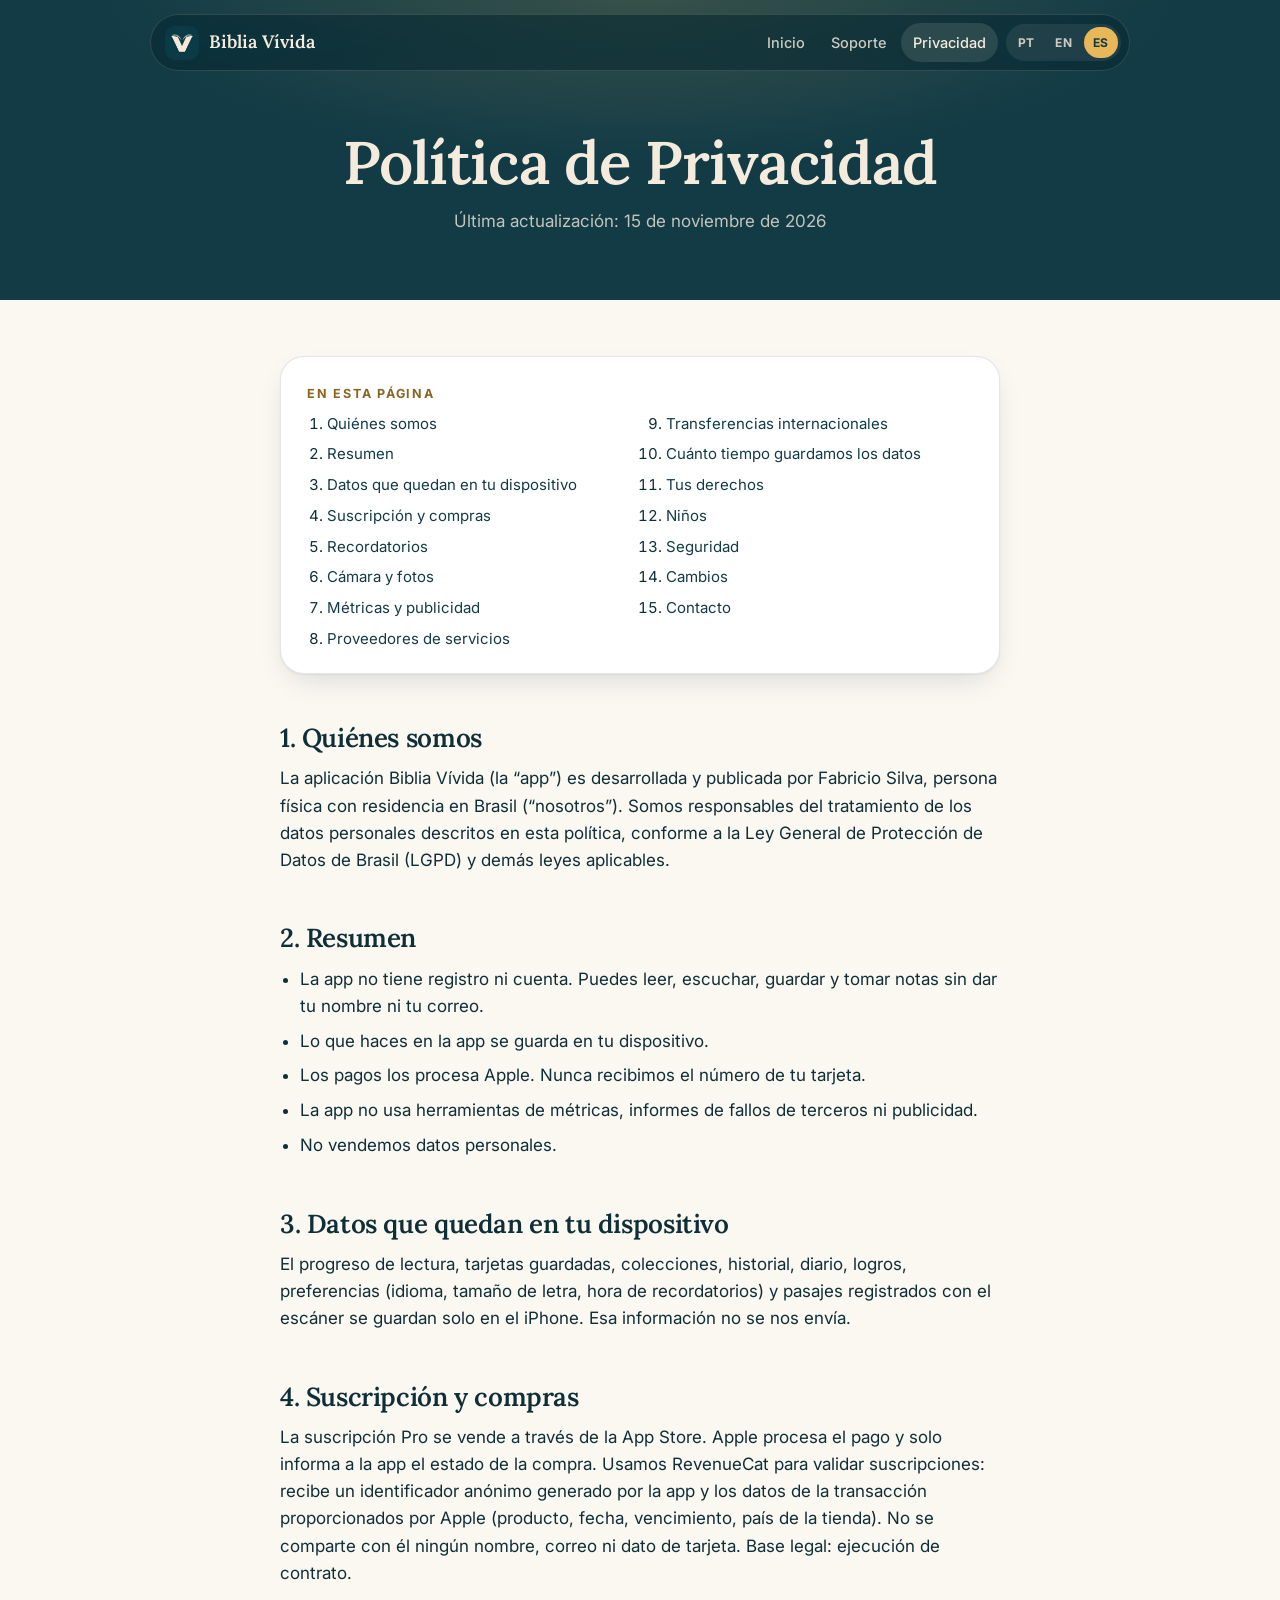
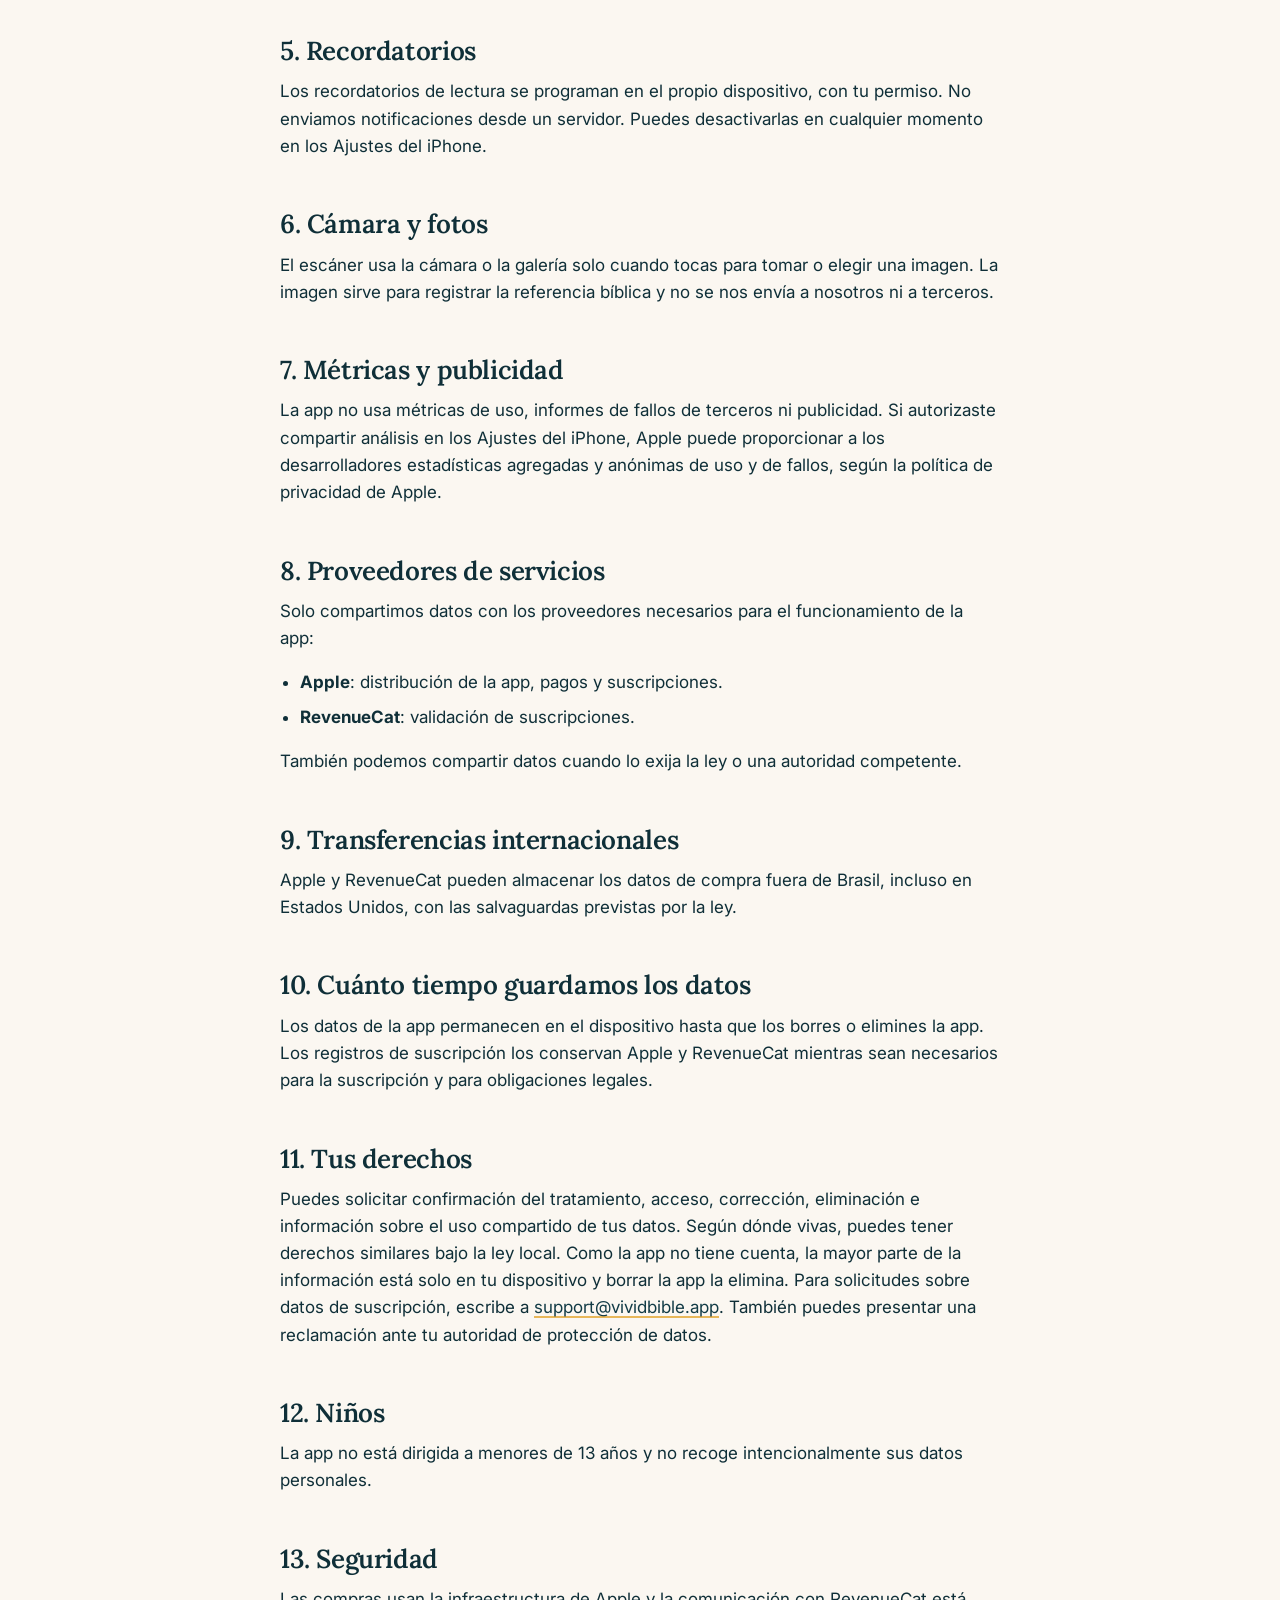
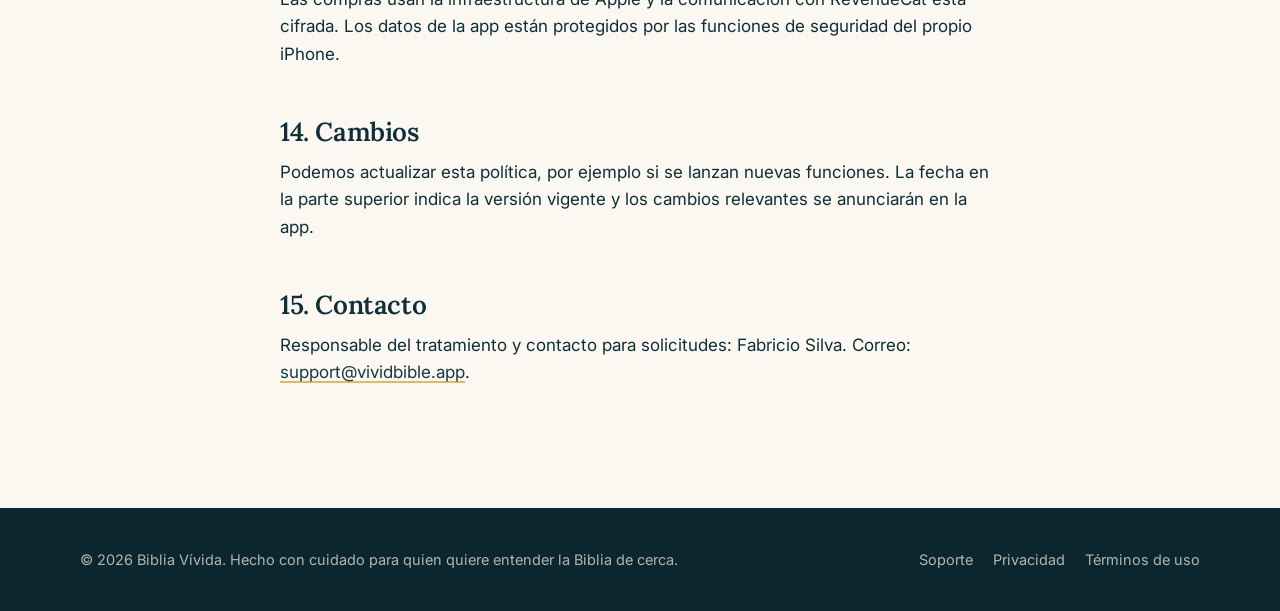
<file: docs/es/privacidad.html>
<!doctype html>
<html lang="es">
<head>
<meta charset="utf-8">
<meta name="viewport" content="width=device-width, initial-scale=1">
<title>Política de Privacidad — Biblia Vívida</title>
<meta name="description" content="Política de Privacidad">
<meta name="theme-color" content="#123B46">
<meta property="og:title" content="Política de Privacidad — Biblia Vívida">
<meta property="og:description" content="Política de Privacidad">
<meta property="og:image" content="https://vividbible.app/assets/img/avatar.png">
<link rel="canonical" href="https://vividbible.app/es/privacidad.html"><link rel="alternate" hreflang="pt-BR" href="https://vividbible.app/pt/privacidade.html"><link rel="alternate" hreflang="en" href="https://vividbible.app/en/privacy.html"><link rel="alternate" hreflang="es" href="https://vividbible.app/es/privacidad.html">
<link rel="icon" type="image/png" href="../assets/img/favicon.png">
<link rel="apple-touch-icon" href="../assets/img/apple-touch-icon.png">
<link rel="preconnect" href="https://fonts.googleapis.com">
<link rel="preconnect" href="https://fonts.gstatic.com" crossorigin>
<link href="https://fonts.googleapis.com/css2?family=Inter:wght@400;500;600;700&family=Lora:ital,wght@0,500;0,600;0,700;1,500&display=swap" rel="stylesheet">
<link rel="stylesheet" href="../assets/style.css">
</head>
<body>
<a class="skip" href="#conteudo">Saltar al contenido</a>
<header class="topo">
  <div class="pilula">
    <a class="marca" href="index.html"><img src="../assets/img/avatar.png" alt="" width="36" height="36">Biblia Vívida</a>
    <nav class="nav" aria-label="Menu"><a href="index.html" class="so-desktop">Inicio</a><a href="soporte.html">Soporte</a><a href="privacidad.html" aria-current="page">Privacidad</a><span class="idiomas"><a href="../pt/privacidade.html" hreflang="pt-BR" lang="pt-BR">PT</a><a href="../en/privacy.html" hreflang="en" lang="en">EN</a><a href="../es/privacidad.html" hreflang="es" lang="es" aria-current="true">ES</a></span></nav>
  </div>
</header>
<main id="conteudo">

<header class="cabecalho-pagina"><div class="wrap"><h1>Política de Privacidad</h1><p>Última actualización: 15 de noviembre de 2026</p></div></header>
<div class="texto">
  <nav class="sumario" aria-label="En esta página"><p class="rotulo" style="margin-bottom:8px">En esta página</p><ol><li><a href="#s1">Quiénes somos</a></li><li><a href="#s2">Resumen</a></li><li><a href="#s3">Datos que quedan en tu dispositivo</a></li><li><a href="#s4">Suscripción y compras</a></li><li><a href="#s5">Recordatorios</a></li><li><a href="#s6">Cámara y fotos</a></li><li><a href="#s7">Métricas y publicidad</a></li><li><a href="#s8">Proveedores de servicios</a></li><li><a href="#s9">Transferencias internacionales</a></li><li><a href="#s10">Cuánto tiempo guardamos los datos</a></li><li><a href="#s11">Tus derechos</a></li><li><a href="#s12">Niños</a></li><li><a href="#s13">Seguridad</a></li><li><a href="#s14">Cambios</a></li><li><a href="#s15">Contacto</a></li></ol></nav>
  <h2 id="s1">1. Quiénes somos</h2><p>La aplicación Biblia Vívida (la “app”) es desarrollada y publicada por Fabricio Silva, persona física con residencia en Brasil (“nosotros”). Somos responsables del tratamiento de los datos personales descritos en esta política, conforme a la Ley General de Protección de Datos de Brasil (LGPD) y demás leyes aplicables.</p><h2 id="s2">2. Resumen</h2><ul>
<li>La app no tiene registro ni cuenta. Puedes leer, escuchar, guardar y tomar notas sin dar tu nombre ni tu correo.</li>
<li>Lo que haces en la app se guarda en tu dispositivo.</li>
<li>Los pagos los procesa Apple. Nunca recibimos el número de tu tarjeta.</li>
<li>La app no usa herramientas de métricas, informes de fallos de terceros ni publicidad.</li>
<li>No vendemos datos personales.</li>
</ul><h2 id="s3">3. Datos que quedan en tu dispositivo</h2><p>El progreso de lectura, tarjetas guardadas, colecciones, historial, diario, logros, preferencias (idioma, tamaño de letra, hora de recordatorios) y pasajes registrados con el escáner se guardan solo en el iPhone. Esa información no se nos envía.</p><h2 id="s4">4. Suscripción y compras</h2><p>La suscripción Pro se vende a través de la App Store. Apple procesa el pago y solo informa a la app el estado de la compra. Usamos RevenueCat para validar suscripciones: recibe un identificador anónimo generado por la app y los datos de la transacción proporcionados por Apple (producto, fecha, vencimiento, país de la tienda). No se comparte con él ningún nombre, correo ni dato de tarjeta. Base legal: ejecución de contrato.</p><h2 id="s5">5. Recordatorios</h2><p>Los recordatorios de lectura se programan en el propio dispositivo, con tu permiso. No enviamos notificaciones desde un servidor. Puedes desactivarlas en cualquier momento en los Ajustes del iPhone.</p><h2 id="s6">6. Cámara y fotos</h2><p>El escáner usa la cámara o la galería solo cuando tocas para tomar o elegir una imagen. La imagen sirve para registrar la referencia bíblica y no se nos envía a nosotros ni a terceros.</p><h2 id="s7">7. Métricas y publicidad</h2><p>La app no usa métricas de uso, informes de fallos de terceros ni publicidad. Si autorizaste compartir análisis en los Ajustes del iPhone, Apple puede proporcionar a los desarrolladores estadísticas agregadas y anónimas de uso y de fallos, según la política de privacidad de Apple.</p><h2 id="s8">8. Proveedores de servicios</h2><p>Solo compartimos datos con los proveedores necesarios para el funcionamiento de la app:</p>
<ul>
<li><strong>Apple</strong>: distribución de la app, pagos y suscripciones.</li>
<li><strong>RevenueCat</strong>: validación de suscripciones.</li>
</ul>
<p>También podemos compartir datos cuando lo exija la ley o una autoridad competente.</p><h2 id="s9">9. Transferencias internacionales</h2><p>Apple y RevenueCat pueden almacenar los datos de compra fuera de Brasil, incluso en Estados Unidos, con las salvaguardas previstas por la ley.</p><h2 id="s10">10. Cuánto tiempo guardamos los datos</h2><p>Los datos de la app permanecen en el dispositivo hasta que los borres o elimines la app. Los registros de suscripción los conservan Apple y RevenueCat mientras sean necesarios para la suscripción y para obligaciones legales.</p><h2 id="s11">11. Tus derechos</h2><p>Puedes solicitar confirmación del tratamiento, acceso, corrección, eliminación e información sobre el uso compartido de tus datos. Según dónde vivas, puedes tener derechos similares bajo la ley local. Como la app no tiene cuenta, la mayor parte de la información está solo en tu dispositivo y borrar la app la elimina. Para solicitudes sobre datos de suscripción, escribe a <a href="mailto:support@vividbible.app">support@vividbible.app</a>. También puedes presentar una reclamación ante tu autoridad de protección de datos.</p><h2 id="s12">12. Niños</h2><p>La app no está dirigida a menores de 13 años y no recoge intencionalmente sus datos personales.</p><h2 id="s13">13. Seguridad</h2><p>Las compras usan la infraestructura de Apple y la comunicación con RevenueCat está cifrada. Los datos de la app están protegidos por las funciones de seguridad del propio iPhone.</p><h2 id="s14">14. Cambios</h2><p>Podemos actualizar esta política, por ejemplo si se lanzan nuevas funciones. La fecha en la parte superior indica la versión vigente y los cambios relevantes se anunciarán en la app.</p><h2 id="s15">15. Contacto</h2><p>Responsable del tratamiento y contacto para solicitudes: Fabricio Silva. Correo: <a href="mailto:support@vividbible.app">support@vividbible.app</a>.</p>
</div>

</main>
<footer class="rodape">
  <div class="wrap">
    <div>© 2026 Biblia Vívida. Hecho con cuidado para quien quiere entender la Biblia de cerca.</div>
    <nav aria-label="Links"><a href="soporte.html">Soporte</a><a href="privacidad.html">Privacidad</a><a href="https://www.apple.com/legal/internet-services/itunes/dev/stdeula/">Términos de uso</a></nav>
  </div>
</footer>
<script>
  (function () {
    var t = document.querySelector(".topo");
    var f = function () { t.classList.toggle("rolou", window.scrollY > 8); };
    f(); window.addEventListener("scroll", f, { passive: true });
  })();
</script>
</body>
</html>
</file>
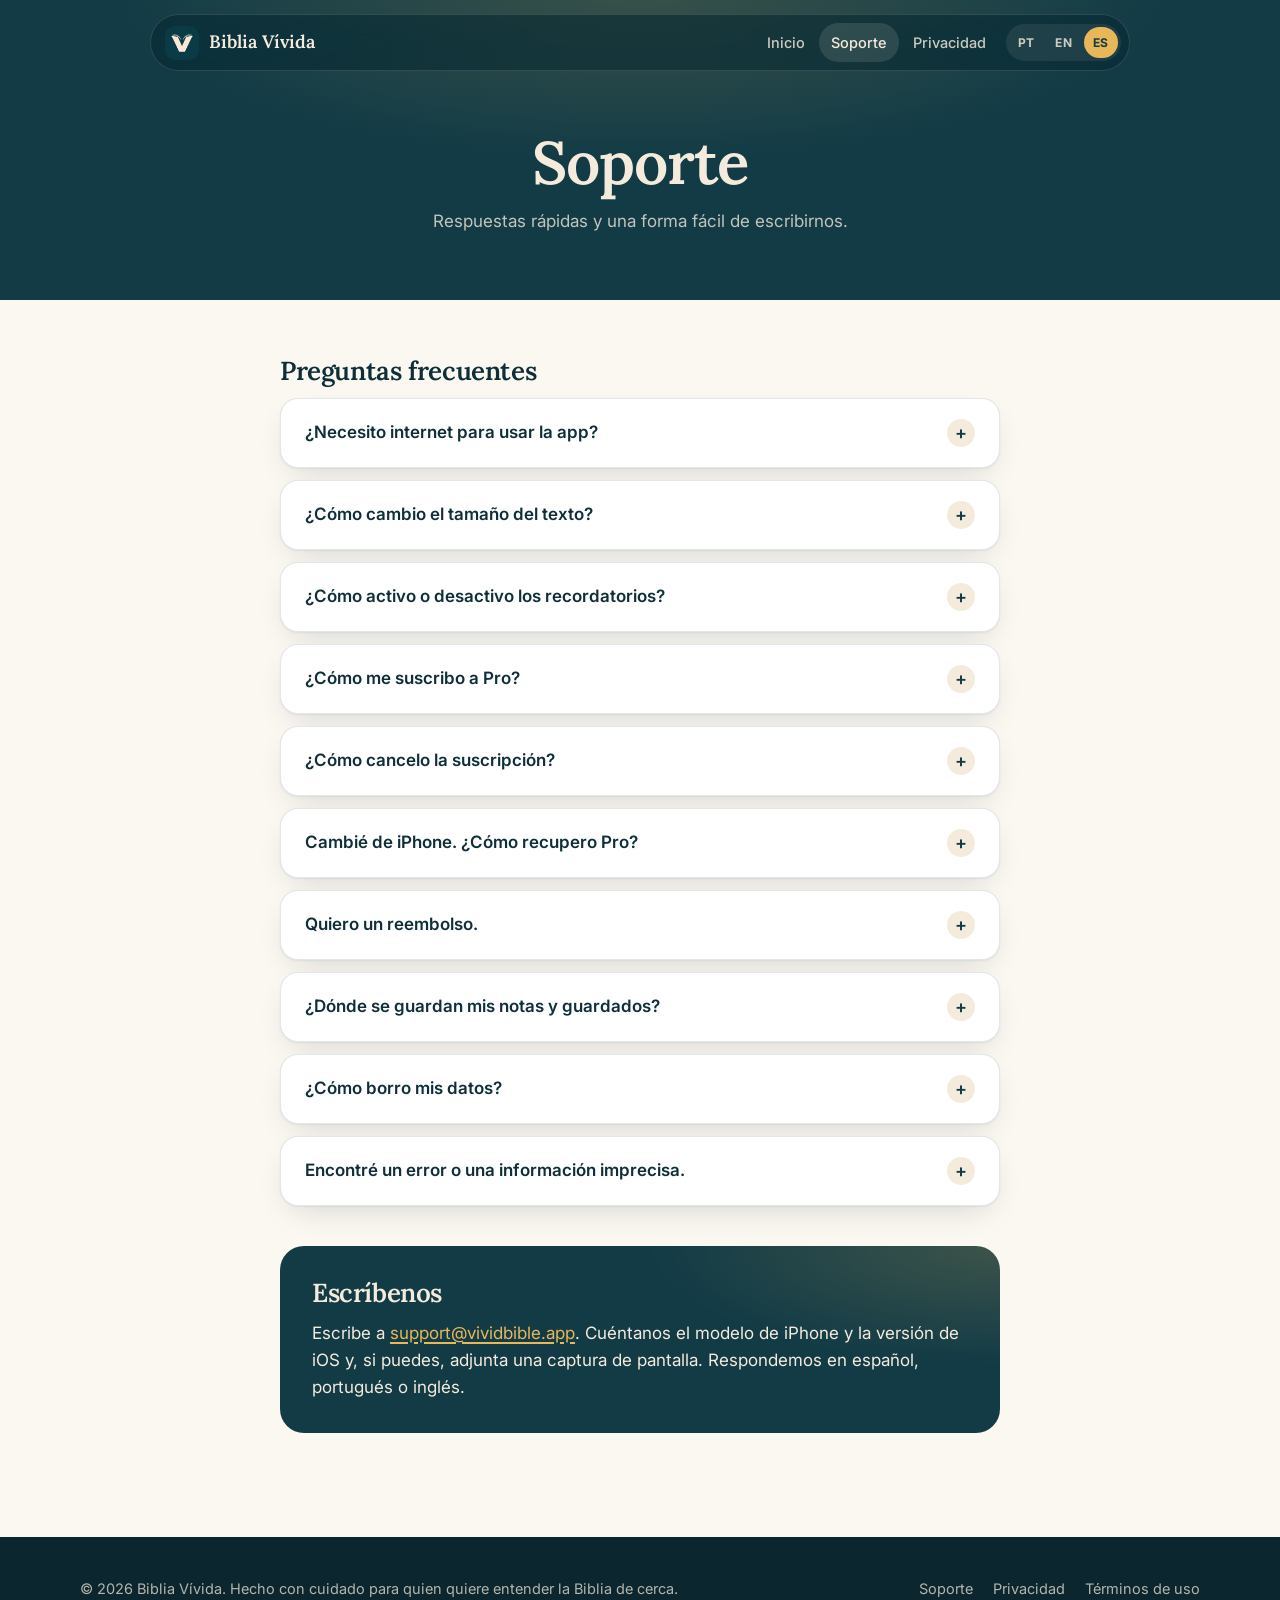
<file: docs/es/soporte.html>
<!doctype html>
<html lang="es">
<head>
<meta charset="utf-8">
<meta name="viewport" content="width=device-width, initial-scale=1">
<title>Soporte — Biblia Vívida</title>
<meta name="description" content="Respuestas rápidas y una forma fácil de escribirnos.">
<meta name="theme-color" content="#123B46">
<meta property="og:title" content="Soporte — Biblia Vívida">
<meta property="og:description" content="Respuestas rápidas y una forma fácil de escribirnos.">
<meta property="og:image" content="https://vividbible.app/assets/img/avatar.png">
<link rel="canonical" href="https://vividbible.app/es/soporte.html"><link rel="alternate" hreflang="pt-BR" href="https://vividbible.app/pt/suporte.html"><link rel="alternate" hreflang="en" href="https://vividbible.app/en/support.html"><link rel="alternate" hreflang="es" href="https://vividbible.app/es/soporte.html">
<link rel="icon" type="image/png" href="../assets/img/favicon.png">
<link rel="apple-touch-icon" href="../assets/img/apple-touch-icon.png">
<link rel="preconnect" href="https://fonts.googleapis.com">
<link rel="preconnect" href="https://fonts.gstatic.com" crossorigin>
<link href="https://fonts.googleapis.com/css2?family=Inter:wght@400;500;600;700&family=Lora:ital,wght@0,500;0,600;0,700;1,500&display=swap" rel="stylesheet">
<link rel="stylesheet" href="../assets/style.css">
</head>
<body>
<a class="skip" href="#conteudo">Saltar al contenido</a>
<header class="topo">
  <div class="pilula">
    <a class="marca" href="index.html"><img src="../assets/img/avatar.png" alt="" width="36" height="36">Biblia Vívida</a>
    <nav class="nav" aria-label="Menu"><a href="index.html" class="so-desktop">Inicio</a><a href="soporte.html" aria-current="page">Soporte</a><a href="privacidad.html">Privacidad</a><span class="idiomas"><a href="../pt/suporte.html" hreflang="pt-BR" lang="pt-BR">PT</a><a href="../en/support.html" hreflang="en" lang="en">EN</a><a href="../es/soporte.html" hreflang="es" lang="es" aria-current="true">ES</a></span></nav>
  </div>
</header>
<main id="conteudo">

<header class="cabecalho-pagina"><div class="wrap"><h1>Soporte</h1><p>Respuestas rápidas y una forma fácil de escribirnos.</p></div></header>
<div class="texto">
  <h2 style="margin-top:0">Preguntas frecuentes</h2>
  <div class="faq"><details><summary>¿Necesito internet para usar la app?</summary><div><p>No para leer. La Biblia y las tarjetas ya descargadas funcionan sin conexión. Los videos y algunas funciones opcionales necesitan conexión.</p></div></details><details><summary>¿Cómo cambio el tamaño del texto?</summary><div><p>En el lector, toca <strong>Aa</strong> en la parte superior y elige el tamaño más cómodo. La preferencia se guarda.</p></div></details><details><summary>¿Cómo activo o desactivo los recordatorios?</summary><div><p>Abre <strong>Ajustes › Recordatorios</strong> y elige la hora. También puedes desactivar las notificaciones en <strong>Ajustes del iPhone › Notificaciones</strong>.</p></div></details><details><summary>¿Cómo me suscribo a Pro?</summary><div><p>Toca cualquier contenido marcado como Pro y sigue los pasos. El pago se hace con tu cuenta de Apple y el precio aparece antes de confirmar.</p></div></details><details><summary>¿Cómo cancelo la suscripción?</summary><div><p>Las suscripciones las gestiona Apple. En el iPhone, abre <strong>Ajustes › [tu nombre] › Suscripciones</strong>, elige Bíblia Vívida y toca Cancelar. El acceso continúa hasta el final del período ya pagado.</p></div></details><details><summary>Cambié de iPhone. ¿Cómo recupero Pro?</summary><div><p>Inicia sesión con el mismo Apple ID, abre la app y toca <strong>Restaurar compras</strong> en la pantalla Pro o en Ajustes.</p></div></details><details><summary>Quiero un reembolso.</summary><div><p>Los reembolsos de compras en la App Store los gestiona Apple. Solicítalo en <a href="https://reportaproblem.apple.com">reportaproblem.apple.com</a>.</p></div></details><details><summary>¿Dónde se guardan mis notas y guardados?</summary><div><p>En tu dispositivo. La app no tiene cuenta ni copia en la nube, así que, si borras la app, esa información se elimina con ella.</p></div></details><details><summary>¿Cómo borro mis datos?</summary><div><p>Borrar la app elimina todos los datos guardados en el dispositivo. Para dudas sobre datos de la suscripción, escríbenos. Más detalles en la <a href="privacidad.html">Política de Privacidad</a>.</p></div></details><details><summary>Encontré un error o una información imprecisa.</summary><div><p>Gracias por avisarnos. Escríbenos con el nombre del libro y de la tarjeta, o envía una captura de pantalla.</p></div></details></div>
  <div class="contato"><h2>Escríbenos</h2><p style="margin:0">Escribe a <a href="mailto:support@vividbible.app">support@vividbible.app</a>. Cuéntanos el modelo de iPhone y la versión de iOS y, si puedes, adjunta una captura de pantalla. Respondemos en español, portugués o inglés.</p></div>
</div>

</main>
<footer class="rodape">
  <div class="wrap">
    <div>© 2026 Biblia Vívida. Hecho con cuidado para quien quiere entender la Biblia de cerca.</div>
    <nav aria-label="Links"><a href="soporte.html">Soporte</a><a href="privacidad.html">Privacidad</a><a href="https://www.apple.com/legal/internet-services/itunes/dev/stdeula/">Términos de uso</a></nav>
  </div>
</footer>
<script>
  (function () {
    var t = document.querySelector(".topo");
    var f = function () { t.classList.toggle("rolou", window.scrollY > 8); };
    f(); window.addEventListener("scroll", f, { passive: true });
  })();
</script>
</body>
</html>
</file>
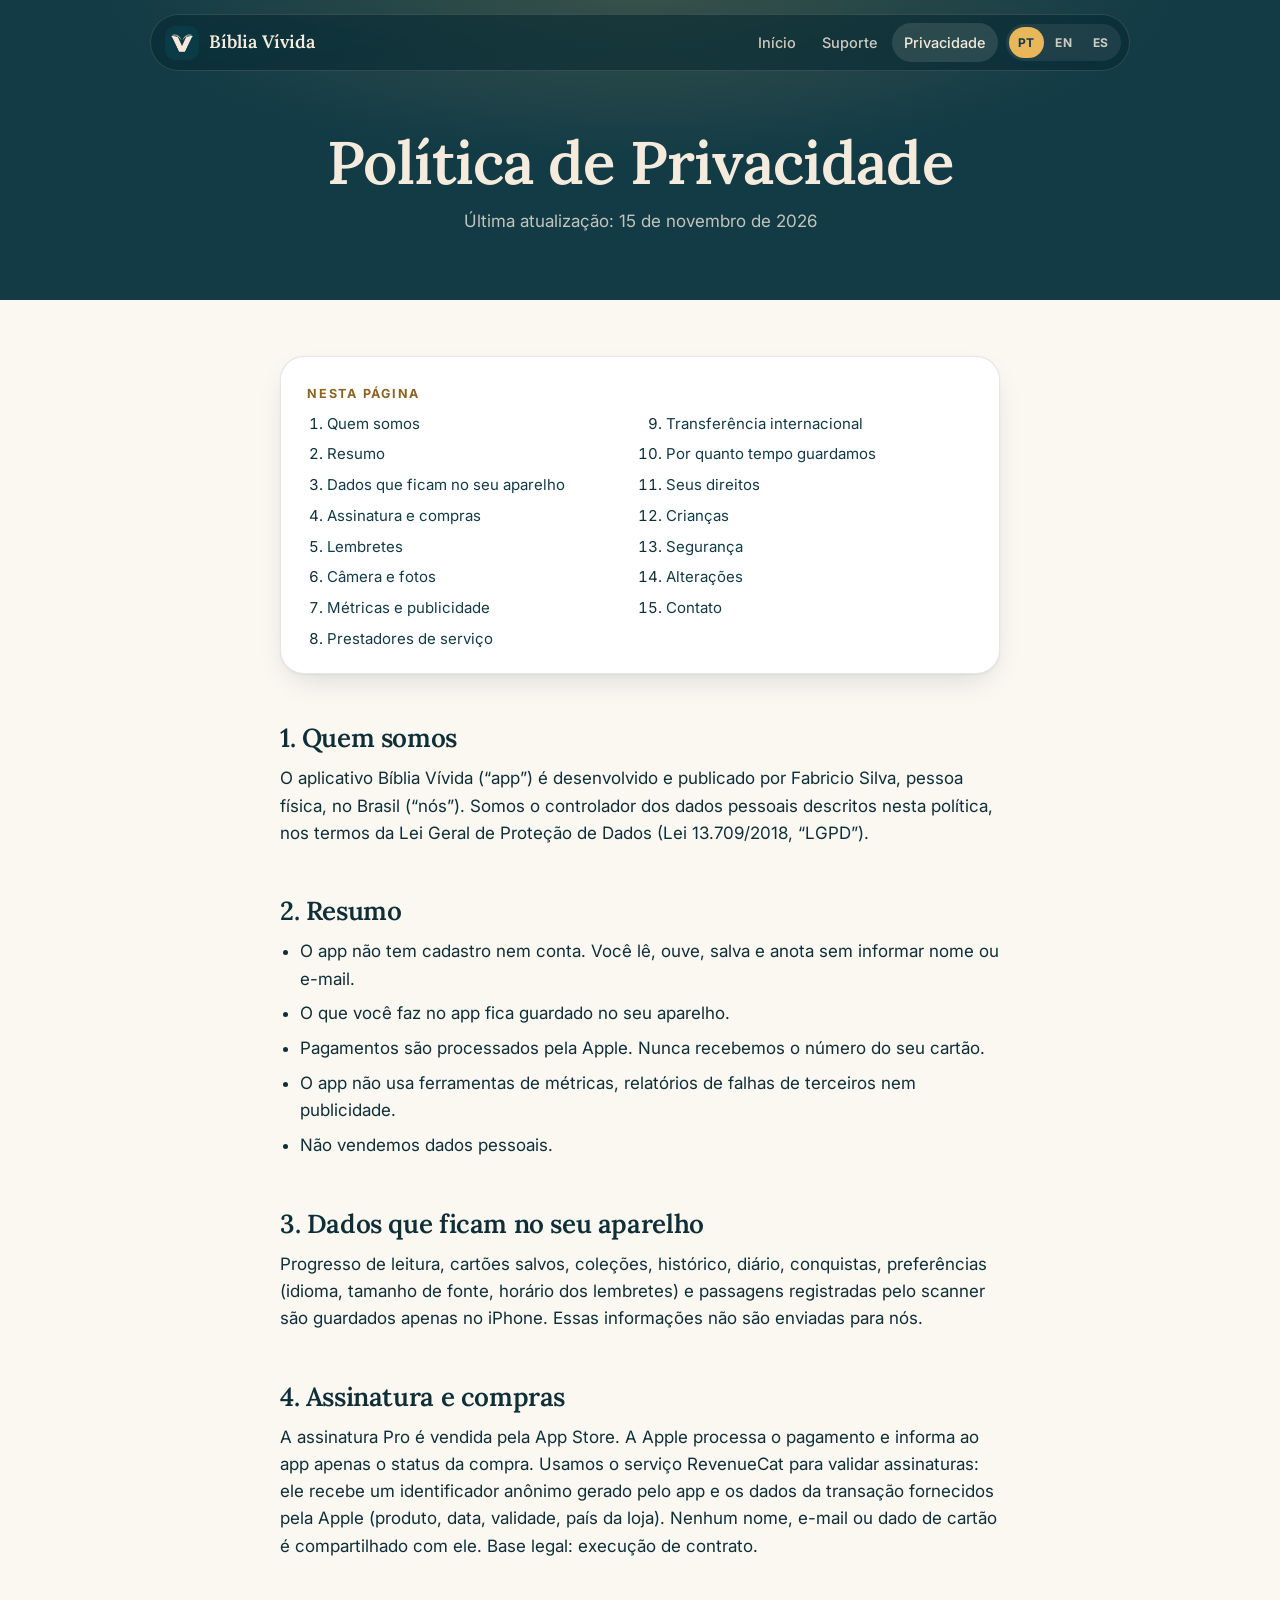
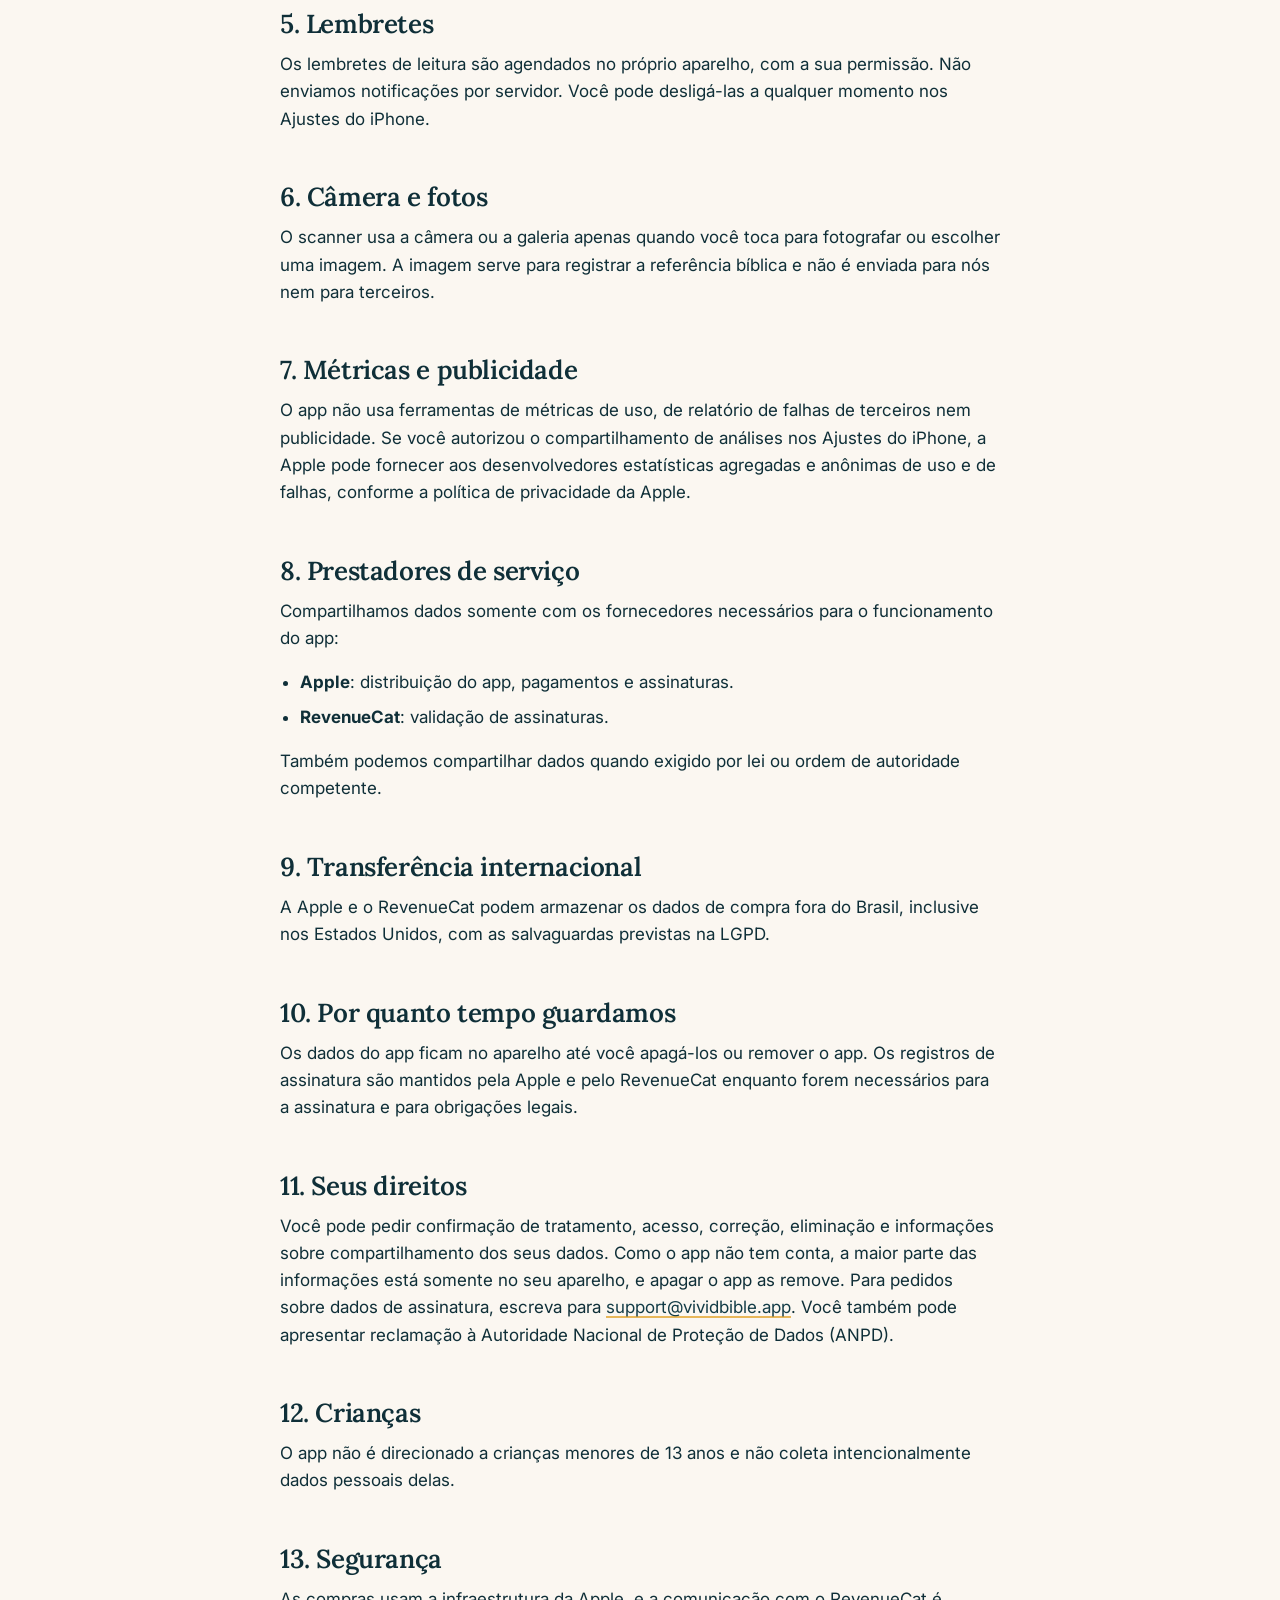
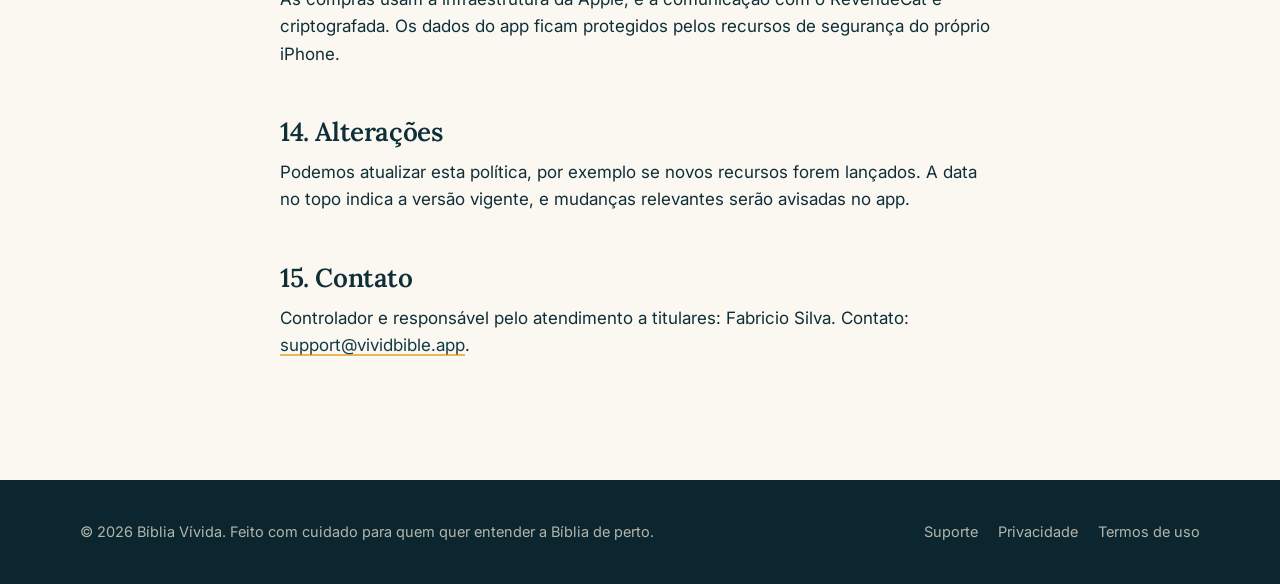
<file: docs/pt/privacidade.html>
<!doctype html>
<html lang="pt-BR">
<head>
<meta charset="utf-8">
<meta name="viewport" content="width=device-width, initial-scale=1">
<title>Política de Privacidade — Bíblia Vívida</title>
<meta name="description" content="Política de Privacidade">
<meta name="theme-color" content="#123B46">
<meta property="og:title" content="Política de Privacidade — Bíblia Vívida">
<meta property="og:description" content="Política de Privacidade">
<meta property="og:image" content="https://vividbible.app/assets/img/avatar.png">
<link rel="canonical" href="https://vividbible.app/pt/privacidade.html"><link rel="alternate" hreflang="pt-BR" href="https://vividbible.app/pt/privacidade.html"><link rel="alternate" hreflang="en" href="https://vividbible.app/en/privacy.html"><link rel="alternate" hreflang="es" href="https://vividbible.app/es/privacidad.html">
<link rel="icon" type="image/png" href="../assets/img/favicon.png">
<link rel="apple-touch-icon" href="../assets/img/apple-touch-icon.png">
<link rel="preconnect" href="https://fonts.googleapis.com">
<link rel="preconnect" href="https://fonts.gstatic.com" crossorigin>
<link href="https://fonts.googleapis.com/css2?family=Inter:wght@400;500;600;700&family=Lora:ital,wght@0,500;0,600;0,700;1,500&display=swap" rel="stylesheet">
<link rel="stylesheet" href="../assets/style.css">
</head>
<body>
<a class="skip" href="#conteudo">Pular para o conteúdo</a>
<header class="topo">
  <div class="pilula">
    <a class="marca" href="index.html"><img src="../assets/img/avatar.png" alt="" width="36" height="36">Bíblia Vívida</a>
    <nav class="nav" aria-label="Menu"><a href="index.html" class="so-desktop">Início</a><a href="suporte.html">Suporte</a><a href="privacidade.html" aria-current="page">Privacidade</a><span class="idiomas"><a href="../pt/privacidade.html" hreflang="pt-BR" lang="pt-BR" aria-current="true">PT</a><a href="../en/privacy.html" hreflang="en" lang="en">EN</a><a href="../es/privacidad.html" hreflang="es" lang="es">ES</a></span></nav>
  </div>
</header>
<main id="conteudo">

<header class="cabecalho-pagina"><div class="wrap"><h1>Política de Privacidade</h1><p>Última atualização: 15 de novembro de 2026</p></div></header>
<div class="texto">
  <nav class="sumario" aria-label="Nesta página"><p class="rotulo" style="margin-bottom:8px">Nesta página</p><ol><li><a href="#s1">Quem somos</a></li><li><a href="#s2">Resumo</a></li><li><a href="#s3">Dados que ficam no seu aparelho</a></li><li><a href="#s4">Assinatura e compras</a></li><li><a href="#s5">Lembretes</a></li><li><a href="#s6">Câmera e fotos</a></li><li><a href="#s7">Métricas e publicidade</a></li><li><a href="#s8">Prestadores de serviço</a></li><li><a href="#s9">Transferência internacional</a></li><li><a href="#s10">Por quanto tempo guardamos</a></li><li><a href="#s11">Seus direitos</a></li><li><a href="#s12">Crianças</a></li><li><a href="#s13">Segurança</a></li><li><a href="#s14">Alterações</a></li><li><a href="#s15">Contato</a></li></ol></nav>
  <h2 id="s1">1. Quem somos</h2><p>O aplicativo Bíblia Vívida (“app”) é desenvolvido e publicado por Fabricio Silva, pessoa física, no Brasil (“nós”). Somos o controlador dos dados pessoais descritos nesta política, nos termos da Lei Geral de Proteção de Dados (Lei 13.709/2018, “LGPD”).</p><h2 id="s2">2. Resumo</h2><ul>
<li>O app não tem cadastro nem conta. Você lê, ouve, salva e anota sem informar nome ou e-mail.</li>
<li>O que você faz no app fica guardado no seu aparelho.</li>
<li>Pagamentos são processados pela Apple. Nunca recebemos o número do seu cartão.</li>
<li>O app não usa ferramentas de métricas, relatórios de falhas de terceiros nem publicidade.</li>
<li>Não vendemos dados pessoais.</li>
</ul><h2 id="s3">3. Dados que ficam no seu aparelho</h2><p>Progresso de leitura, cartões salvos, coleções, histórico, diário, conquistas, preferências (idioma, tamanho de fonte, horário dos lembretes) e passagens registradas pelo scanner são guardados apenas no iPhone. Essas informações não são enviadas para nós.</p><h2 id="s4">4. Assinatura e compras</h2><p>A assinatura Pro é vendida pela App Store. A Apple processa o pagamento e informa ao app apenas o status da compra. Usamos o serviço RevenueCat para validar assinaturas: ele recebe um identificador anônimo gerado pelo app e os dados da transação fornecidos pela Apple (produto, data, validade, país da loja). Nenhum nome, e-mail ou dado de cartão é compartilhado com ele. Base legal: execução de contrato.</p><h2 id="s5">5. Lembretes</h2><p>Os lembretes de leitura são agendados no próprio aparelho, com a sua permissão. Não enviamos notificações por servidor. Você pode desligá-las a qualquer momento nos Ajustes do iPhone.</p><h2 id="s6">6. Câmera e fotos</h2><p>O scanner usa a câmera ou a galeria apenas quando você toca para fotografar ou escolher uma imagem. A imagem serve para registrar a referência bíblica e não é enviada para nós nem para terceiros.</p><h2 id="s7">7. Métricas e publicidade</h2><p>O app não usa ferramentas de métricas de uso, de relatório de falhas de terceiros nem publicidade. Se você autorizou o compartilhamento de análises nos Ajustes do iPhone, a Apple pode fornecer aos desenvolvedores estatísticas agregadas e anônimas de uso e de falhas, conforme a política de privacidade da Apple.</p><h2 id="s8">8. Prestadores de serviço</h2><p>Compartilhamos dados somente com os fornecedores necessários para o funcionamento do app:</p>
<ul>
<li><strong>Apple</strong>: distribuição do app, pagamentos e assinaturas.</li>
<li><strong>RevenueCat</strong>: validação de assinaturas.</li>
</ul>
<p>Também podemos compartilhar dados quando exigido por lei ou ordem de autoridade competente.</p><h2 id="s9">9. Transferência internacional</h2><p>A Apple e o RevenueCat podem armazenar os dados de compra fora do Brasil, inclusive nos Estados Unidos, com as salvaguardas previstas na LGPD.</p><h2 id="s10">10. Por quanto tempo guardamos</h2><p>Os dados do app ficam no aparelho até você apagá-los ou remover o app. Os registros de assinatura são mantidos pela Apple e pelo RevenueCat enquanto forem necessários para a assinatura e para obrigações legais.</p><h2 id="s11">11. Seus direitos</h2><p>Você pode pedir confirmação de tratamento, acesso, correção, eliminação e informações sobre compartilhamento dos seus dados. Como o app não tem conta, a maior parte das informações está somente no seu aparelho, e apagar o app as remove. Para pedidos sobre dados de assinatura, escreva para <a href="mailto:support@vividbible.app">support@vividbible.app</a>. Você também pode apresentar reclamação à Autoridade Nacional de Proteção de Dados (ANPD).</p><h2 id="s12">12. Crianças</h2><p>O app não é direcionado a crianças menores de 13 anos e não coleta intencionalmente dados pessoais delas.</p><h2 id="s13">13. Segurança</h2><p>As compras usam a infraestrutura da Apple, e a comunicação com o RevenueCat é criptografada. Os dados do app ficam protegidos pelos recursos de segurança do próprio iPhone.</p><h2 id="s14">14. Alterações</h2><p>Podemos atualizar esta política, por exemplo se novos recursos forem lançados. A data no topo indica a versão vigente, e mudanças relevantes serão avisadas no app.</p><h2 id="s15">15. Contato</h2><p>Controlador e responsável pelo atendimento a titulares: Fabricio Silva. Contato: <a href="mailto:support@vividbible.app">support@vividbible.app</a>.</p>
</div>

</main>
<footer class="rodape">
  <div class="wrap">
    <div>© 2026 Bíblia Vívida. Feito com cuidado para quem quer entender a Bíblia de perto.</div>
    <nav aria-label="Links"><a href="suporte.html">Suporte</a><a href="privacidade.html">Privacidade</a><a href="https://www.apple.com/legal/internet-services/itunes/dev/stdeula/">Termos de uso</a></nav>
  </div>
</footer>
<script>
  (function () {
    var t = document.querySelector(".topo");
    var f = function () { t.classList.toggle("rolou", window.scrollY > 8); };
    f(); window.addEventListener("scroll", f, { passive: true });
  })();
</script>
</body>
</html>
</file>
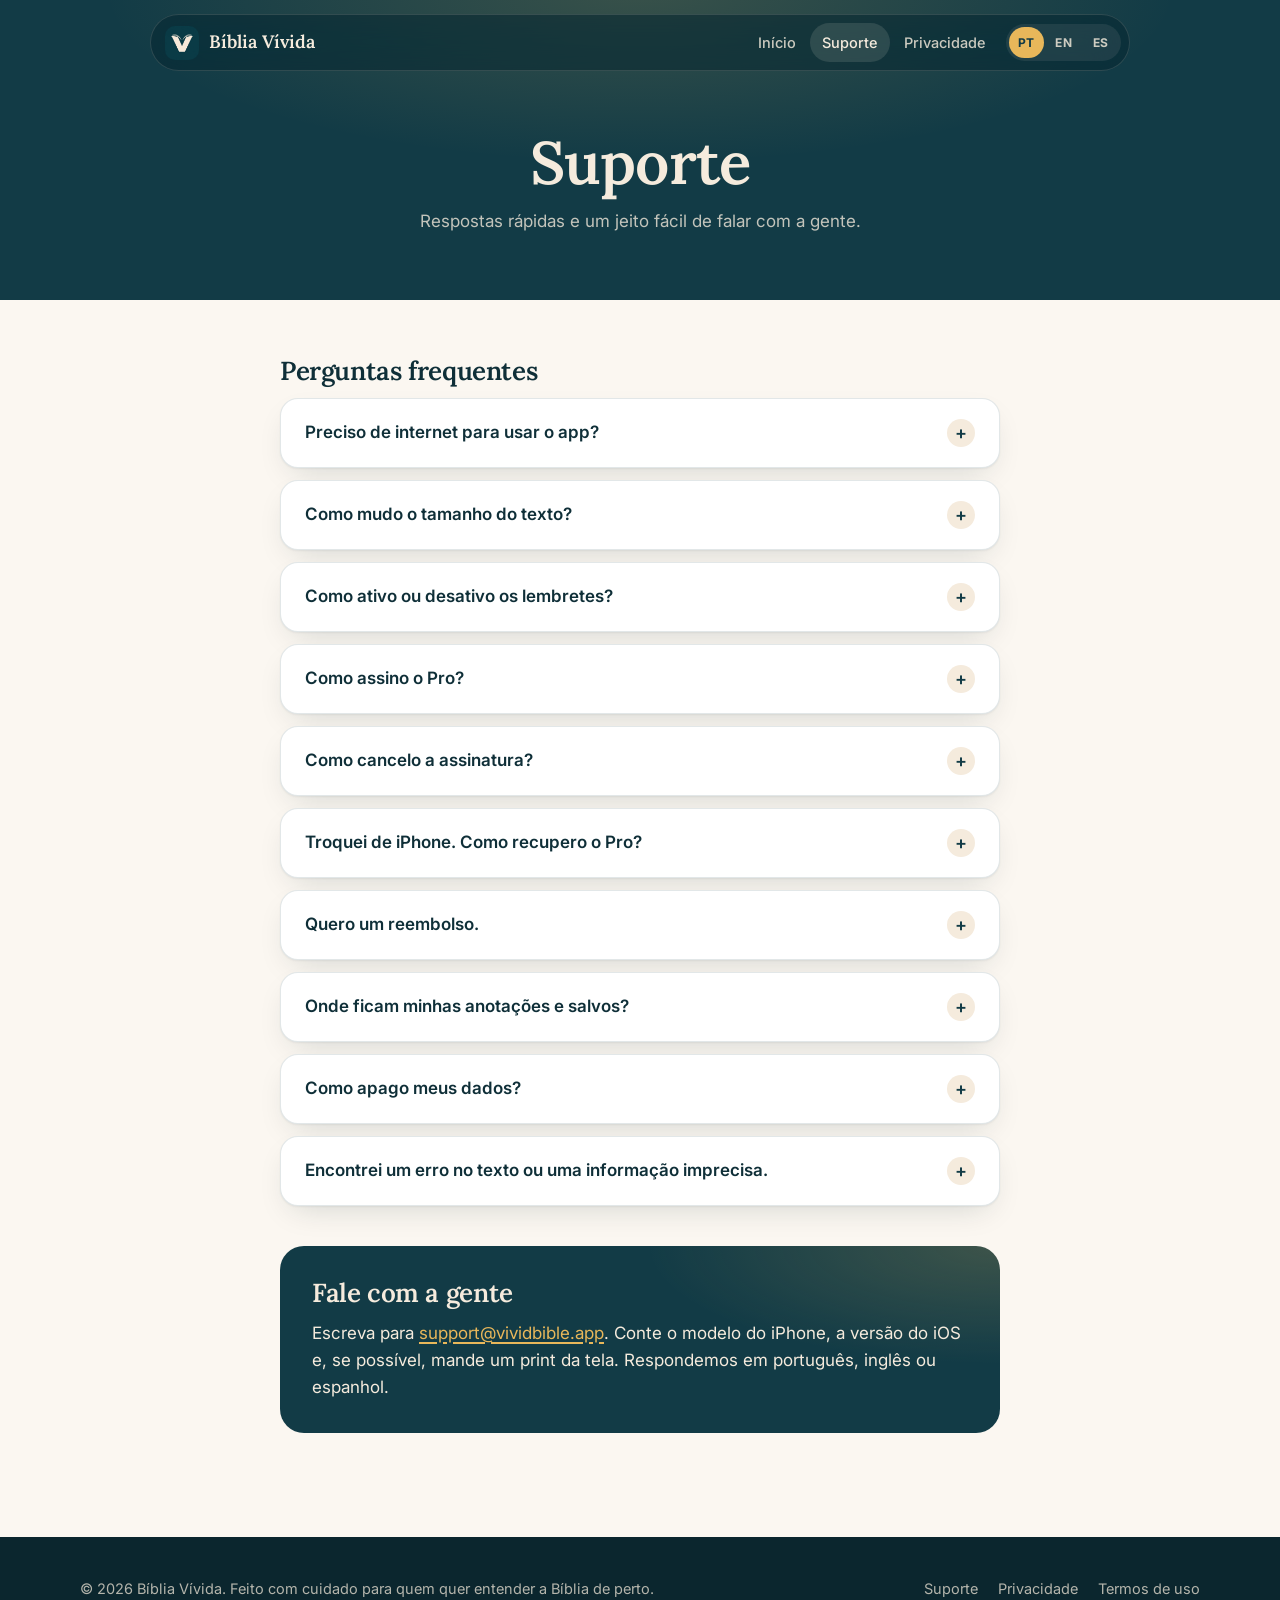
<file: docs/pt/suporte.html>
<!doctype html>
<html lang="pt-BR">
<head>
<meta charset="utf-8">
<meta name="viewport" content="width=device-width, initial-scale=1">
<title>Suporte — Bíblia Vívida</title>
<meta name="description" content="Respostas rápidas e um jeito fácil de falar com a gente.">
<meta name="theme-color" content="#123B46">
<meta property="og:title" content="Suporte — Bíblia Vívida">
<meta property="og:description" content="Respostas rápidas e um jeito fácil de falar com a gente.">
<meta property="og:image" content="https://vividbible.app/assets/img/avatar.png">
<link rel="canonical" href="https://vividbible.app/pt/suporte.html"><link rel="alternate" hreflang="pt-BR" href="https://vividbible.app/pt/suporte.html"><link rel="alternate" hreflang="en" href="https://vividbible.app/en/support.html"><link rel="alternate" hreflang="es" href="https://vividbible.app/es/soporte.html">
<link rel="icon" type="image/png" href="../assets/img/favicon.png">
<link rel="apple-touch-icon" href="../assets/img/apple-touch-icon.png">
<link rel="preconnect" href="https://fonts.googleapis.com">
<link rel="preconnect" href="https://fonts.gstatic.com" crossorigin>
<link href="https://fonts.googleapis.com/css2?family=Inter:wght@400;500;600;700&family=Lora:ital,wght@0,500;0,600;0,700;1,500&display=swap" rel="stylesheet">
<link rel="stylesheet" href="../assets/style.css">
</head>
<body>
<a class="skip" href="#conteudo">Pular para o conteúdo</a>
<header class="topo">
  <div class="pilula">
    <a class="marca" href="index.html"><img src="../assets/img/avatar.png" alt="" width="36" height="36">Bíblia Vívida</a>
    <nav class="nav" aria-label="Menu"><a href="index.html" class="so-desktop">Início</a><a href="suporte.html" aria-current="page">Suporte</a><a href="privacidade.html">Privacidade</a><span class="idiomas"><a href="../pt/suporte.html" hreflang="pt-BR" lang="pt-BR" aria-current="true">PT</a><a href="../en/support.html" hreflang="en" lang="en">EN</a><a href="../es/soporte.html" hreflang="es" lang="es">ES</a></span></nav>
  </div>
</header>
<main id="conteudo">

<header class="cabecalho-pagina"><div class="wrap"><h1>Suporte</h1><p>Respostas rápidas e um jeito fácil de falar com a gente.</p></div></header>
<div class="texto">
  <h2 style="margin-top:0">Perguntas frequentes</h2>
  <div class="faq"><details><summary>Preciso de internet para usar o app?</summary><div><p>Não para ler. A consulta à Bíblia e os cartões já baixados funcionam offline. Vídeos e alguns recursos opcionais precisam de conexão.</p></div></details><details><summary>Como mudo o tamanho do texto?</summary><div><p>No leitor, toque em <strong>Aa</strong> no topo da tela e escolha o tamanho mais confortável. A preferência fica salva.</p></div></details><details><summary>Como ativo ou desativo os lembretes?</summary><div><p>Abra <strong>Ajustes › Lembretes</strong> e escolha o horário. Você também pode desligar as notificações do app em <strong>Ajustes do iPhone › Notificações</strong>.</p></div></details><details><summary>Como assino o Pro?</summary><div><p>Toque em qualquer conteúdo marcado como Pro e siga as instruções. O pagamento é feito pela sua conta Apple, e o preço aparece antes da confirmação.</p></div></details><details><summary>Como cancelo a assinatura?</summary><div><p>As assinaturas são gerenciadas pela Apple. No iPhone, abra <strong>Ajustes › [seu nome] › Assinaturas</strong>, escolha Bíblia Vívida e toque em Cancelar. O acesso continua até o fim do período já pago.</p></div></details><details><summary>Troquei de iPhone. Como recupero o Pro?</summary><div><p>Entre com o mesmo Apple ID, abra o app e toque em <strong>Restaurar compras</strong> na tela do Pro ou em Ajustes.</p></div></details><details><summary>Quero um reembolso.</summary><div><p>Reembolsos de compras feitas pela App Store são analisados pela Apple. Solicite em <a href="https://reportaproblem.apple.com">reportaproblem.apple.com</a>.</p></div></details><details><summary>Onde ficam minhas anotações e salvos?</summary><div><p>No seu aparelho. O app não tem conta nem cópia na nuvem, então, se você apagar o app, essas informações são removidas junto.</p></div></details><details><summary>Como apago meus dados?</summary><div><p>Apagar o app remove todos os dados guardados no aparelho. Para dúvidas sobre dados da assinatura, escreva para nós. Detalhes na <a href="privacidade.html">Política de Privacidade</a>.</p></div></details><details><summary>Encontrei um erro no texto ou uma informação imprecisa.</summary><div><p>Obrigado por avisar. Escreva para nós com o nome do livro e do cartão ou mande um print da tela.</p></div></details></div>
  <div class="contato"><h2>Fale com a gente</h2><p style="margin:0">Escreva para <a href="mailto:support@vividbible.app">support@vividbible.app</a>. Conte o modelo do iPhone, a versão do iOS e, se possível, mande um print da tela. Respondemos em português, inglês ou espanhol.</p></div>
</div>

</main>
<footer class="rodape">
  <div class="wrap">
    <div>© 2026 Bíblia Vívida. Feito com cuidado para quem quer entender a Bíblia de perto.</div>
    <nav aria-label="Links"><a href="suporte.html">Suporte</a><a href="privacidade.html">Privacidade</a><a href="https://www.apple.com/legal/internet-services/itunes/dev/stdeula/">Termos de uso</a></nav>
  </div>
</footer>
<script>
  (function () {
    var t = document.querySelector(".topo");
    var f = function () { t.classList.toggle("rolou", window.scrollY > 8); };
    f(); window.addEventListener("scroll", f, { passive: true });
  })();
</script>
</body>
</html>
</file>
<file: docs/assets/style.css>
/* Bíblia Vívida — site do app
   Paleta do kit de marca: petróleo #123B46, marfim #F5EBDD, ouro #E8B75A
   Texto só em marfim/petróleo ou ouro/petróleo (ouro sobre marfim é decorativo).
   Referências de layout (Mobbin): Superpower/Jeton (nav em pílula, hero central com aparelho),
   Monarch (passos orbitando o aparelho), Fluz/PamPam (títulos serifados, grade de recursos). */

:root {
  --petroleo: #123B46;
  --petroleo-escuro: #0B262E;
  --petroleo-claro: #1B4D5A;
  --marfim: #F5EBDD;
  --marfim-claro: #FBF7F1;
  --ouro: #E8B75A;
  --ouro-escuro: #8A6420; /* texto pequeno sobre marfim (contraste ≥ 4.5) */
  --tinta: #0F2F38;
  --tinta-suave: #4A646B;
  --linha: rgba(18, 59, 70, 0.12);
  --serif: "Lora", Georgia, "Times New Roman", serif;
  --sans: "Inter", -apple-system, BlinkMacSystemFont, "Segoe UI", Roboto, Helvetica, Arial, sans-serif;
  --raio: 24px;
  --max: 1160px;
  --sombra: 0 1px 2px rgba(11,38,46,.06), 0 12px 32px -12px rgba(11,38,46,.18);
}

* { box-sizing: border-box; }
html { -webkit-text-size-adjust: 100%; scroll-behavior: smooth; scroll-padding-top: 96px; }
body {
  margin: 0;
  font-family: var(--sans);
  font-size: 17px;
  line-height: 1.6;
  color: var(--tinta);
  background: var(--marfim-claro);
  -webkit-font-smoothing: antialiased;
  overflow-x: hidden;
}
img { max-width: 100%; height: auto; display: block; }
a { color: inherit; }
h1, h2, h3 { font-family: var(--serif); font-weight: 600; line-height: 1.12; margin: 0 0 .5em; letter-spacing: -.015em; }
h3 { letter-spacing: -.005em; }
p { margin: 0 0 1em; }

.wrap { max-width: var(--max); margin: 0 auto; padding: 0 20px; }
.skip { position: absolute; left: -9999px; }
.skip:focus { left: 16px; top: 16px; background: var(--ouro); color: var(--petroleo); padding: 8px 12px; z-index: 100; border-radius: 8px; }
:focus-visible { outline: 3px solid var(--ouro); outline-offset: 3px; border-radius: 8px; }

/* ---------- Navegação flutuante em pílula ---------- */
.topo { position: sticky; top: 0; z-index: 50; padding: 14px 16px 0; margin-bottom: -82px; pointer-events: none; }
.pilula {
  pointer-events: auto;
  max-width: 980px; margin: 0 auto;
  display: flex; align-items: center; justify-content: space-between; gap: 12px;
  padding: 8px 8px 8px 14px; border-radius: 999px;
  color: var(--marfim);
  background: rgba(11, 38, 46, .55);
  border: 1px solid rgba(245, 235, 221, .14);
  -webkit-backdrop-filter: blur(18px) saturate(1.4); backdrop-filter: blur(18px) saturate(1.4);
  transition: background .3s, box-shadow .3s;
}
.topo.rolou .pilula { background: rgba(11, 38, 46, .86); box-shadow: 0 12px 30px -10px rgba(0,0,0,.4); }
.marca { display: flex; align-items: center; gap: 10px; text-decoration: none; font-family: var(--serif); font-size: 18px; font-weight: 600; white-space: nowrap; }
.marca img { width: 34px; height: 34px; border-radius: 10px; }
.nav { display: flex; align-items: center; gap: 2px; }
.nav a { text-decoration: none; font-size: 14.5px; font-weight: 500; padding: 8px 12px; border-radius: 999px; color: rgba(245,235,221,.82); transition: color .2s, background .2s; }
.nav a:hover { color: var(--marfim); background: rgba(245,235,221,.08); }
.nav a[aria-current="page"] { color: var(--marfim); background: rgba(245,235,221,.12); }
.idiomas { display: flex; gap: 2px; margin-left: 6px; padding: 3px; border-radius: 999px; background: rgba(245,235,221,.08); }
.idiomas a { font-size: 12px; font-weight: 700; letter-spacing: .06em; padding: 6px 9px; }
.idiomas a[aria-current="true"] { background: var(--ouro); color: var(--petroleo); }

/* ---------- Herói ---------- */
.heroi {
  position: relative;
  color: var(--marfim);
  text-align: center;
  padding-top: 132px;
  background:
    radial-gradient(ellipse 50% 38% at 50% 30%, rgba(232, 183, 90, .28), transparent 70%),
    radial-gradient(ellipse 80% 60% at 50% 100%, rgba(27, 77, 90, .9), transparent 70%),
    linear-gradient(180deg, var(--petroleo-escuro) 0%, var(--petroleo) 100%);
  overflow: hidden;
}
.heroi::after { /* curva de transição para o marfim, como em Superpower */
  content: ""; position: absolute; left: -10%; right: -10%; bottom: -1px; height: 180px;
  background: var(--marfim-claro); border-radius: 50% 50% 0 0 / 100% 100% 0 0; z-index: 1;
}
.heroi .simbolo { width: 148px; margin: 0 auto 18px; filter: drop-shadow(0 18px 40px rgba(232,183,90,.35)); }
.heroi h1 { font-size: clamp(46px, 7.4vw, 92px); margin-bottom: .18em; }
.assinatura { font-family: var(--serif); font-style: italic; font-size: clamp(20px, 2.4vw, 27px); color: var(--ouro); margin: 0 auto .9em; }
.heroi .lead { font-size: clamp(17px, 1.6vw, 20px); max-width: 36em; margin: 0 auto; color: rgba(245,235,221,.86); }
.ctas { display: flex; flex-wrap: wrap; gap: 12px; margin-top: 30px; justify-content: center; align-items: center; }
.botao {
  display: inline-flex; align-items: center; gap: 10px;
  background: var(--ouro); color: var(--petroleo);
  font-weight: 650; text-decoration: none; padding: 14px 24px; border-radius: 999px; border: 0; font-size: 15.5px;
  box-shadow: 0 8px 24px -8px rgba(232,183,90,.6);
  transition: transform .2s, box-shadow .2s;
}
.botao:hover { transform: translateY(-1px); }
.botao.secundario { background: rgba(245,235,221,.08); color: var(--marfim); box-shadow: inset 0 0 0 1px rgba(245,235,221,.28); }
.botao[aria-disabled="true"] { cursor: default; }
.botao[aria-disabled="true"]:hover { transform: none; }
.selo { font-size: 13px; letter-spacing: .08em; text-transform: uppercase; color: rgba(245,235,221,.6); margin-top: 16px; }

.palco { position: relative; z-index: 2; display: flex; justify-content: center; align-items: flex-end; gap: 28px; margin-top: 56px; padding: 0 20px; }
.palco .centro { width: 300px; }
.palco .lado { width: 240px; margin-bottom: 40px; opacity: .92; }
.palco .lado:first-child { transform: rotate(-6deg) translateY(10px); }
.palco .lado:last-child { transform: rotate(6deg) translateY(10px); }

/* Aparelho */
.aparelho { border-radius: 44px; padding: 9px; background: linear-gradient(145deg, #2a3a3f, #0a1418); box-shadow: 0 0 0 1px rgba(255,255,255,.06) inset, 0 40px 80px -24px rgba(0,0,0,.55); }
.aparelho img { border-radius: 36px; width: 100%; aspect-ratio: 440 / 956; object-fit: cover; object-position: top; background: #fff; }

/* ---------- Seções ---------- */
section { padding: 104px 0; }
.cabeca-secao { text-align: center; max-width: 720px; margin: 0 auto 56px; }
.rotulo { display: inline-block; font-size: 12.5px; font-weight: 700; letter-spacing: .14em; text-transform: uppercase; color: var(--ouro-escuro); margin-bottom: 14px; }
.escuro .rotulo { color: var(--ouro); }
.titulo-secao { font-size: clamp(32px, 4.4vw, 52px); }
.intro { font-size: 18.5px; color: var(--tinta-suave); margin: 0 auto; }
.escuro { background: var(--petroleo); color: var(--marfim); }
.escuro .intro { color: rgba(245,235,221,.78); }
.marfim { background: var(--marfim); }

/* Passos em órbita (Monarch) */
.orbita { display: grid; grid-template-columns: 1fr 300px 1fr; gap: 40px; align-items: center; }
.coluna { display: grid; gap: 20px; }
.passo { position: relative; background: #fff; border: 1px solid var(--linha); border-radius: var(--raio); padding: 26px 26px 24px; box-shadow: var(--sombra); }
.passo .num { display: inline-grid; place-items: center; width: 34px; height: 34px; border-radius: 50%; background: var(--petroleo); color: var(--ouro); font-family: var(--serif); font-weight: 700; font-size: 15px; margin-bottom: 14px; }
.passo h3 { font-size: 22px; margin-bottom: .3em; }
.passo p { color: var(--tinta-suave); margin: 0; font-size: 15.5px; }
.orbita .aparelho { position: relative; }
.orbita .aparelho::before { content: ""; position: absolute; inset: -40px; z-index: -1; background: radial-gradient(circle, rgba(232,183,90,.35), transparent 65%); }

/* Telas em carrossel */
.telas { display: flex; gap: 28px; overflow-x: auto; scroll-snap-type: x mandatory; padding: 8px max(20px, calc((100vw - var(--max)) / 2 + 20px)) 24px; scrollbar-width: none; }
.telas::-webkit-scrollbar { display: none; }
.tela { flex: 0 0 260px; scroll-snap-align: center; }
.tela figure { margin: 0; }
.tela figcaption { font-size: 15px; margin-top: 18px; text-align: center; color: rgba(245,235,221,.8); }
@media (min-width: 1180px) { .telas { justify-content: center; } }

/* Bento de recursos */
.bento { display: grid; grid-template-columns: repeat(3, 1fr); gap: 18px; }
.bloco { background: #fff; border: 1px solid var(--linha); border-radius: var(--raio); padding: 28px; box-shadow: var(--sombra); transition: transform .25s, box-shadow .25s; }
.bloco:hover { transform: translateY(-2px); box-shadow: 0 1px 2px rgba(11,38,46,.06), 0 18px 40px -14px rgba(11,38,46,.25); }
.bloco h3 { font-size: 21px; margin-bottom: .35em; }
.bloco p { color: var(--tinta-suave); margin: 0; font-size: 15.5px; }
.bloco.grande { grid-column: span 2; grid-row: span 2; display: flex; flex-direction: column; overflow: hidden; position: relative; }
.escuro-b { background: linear-gradient(160deg, var(--petroleo-claro), var(--petroleo-escuro)); color: var(--marfim); border-color: transparent; }
.escuro-b p { color: rgba(245,235,221,.8); max-width: 30em; }
.escuro-b h3 { font-size: clamp(26px, 3vw, 34px); }
.icone { width: 44px; height: 44px; border-radius: 14px; background: var(--marfim); display: grid; place-items: center; margin-bottom: 18px; }
.escuro-b .icone { background: rgba(232,183,90,.16); }
.icone svg { width: 22px; height: 22px; stroke: var(--petroleo); fill: none; stroke-width: 1.8; stroke-linecap: round; stroke-linejoin: round; }
.escuro-b .icone svg { stroke: var(--ouro); }
.livros { margin-top: auto; padding-top: 28px; display: flex; flex-wrap: wrap; gap: 8px; }
.livros span { font-family: var(--serif); font-size: 15px; padding: 7px 14px; border-radius: 999px; background: rgba(245,235,221,.08); border: 1px solid rgba(245,235,221,.14); }
.livros span:nth-child(3n+1) { color: var(--ouro); }

/* Vídeos */
.videos { display: grid; grid-template-columns: 320px 1fr; gap: 72px; align-items: center; max-width: 980px; }
.videos .intro { margin: 0; }
.nota { font-size: 14.5px; color: var(--tinta-suave); margin-top: 18px; padding-left: 14px; border-left: 2px solid var(--ouro); }

/* Chamada final */
.chamada { text-align: center; position: relative; overflow: hidden;
  background: radial-gradient(ellipse 50% 60% at 50% 40%, rgba(232,183,90,.2), transparent 70%), var(--petroleo); }
.chamada .simbolo-peq { width: 140px; margin: 0 auto 24px; filter: drop-shadow(0 18px 40px rgba(232,183,90,.35)); }
.chamada .intro { margin: 0 auto; }

/* Animação de entrada */
@media (prefers-reduced-motion: no-preference) {
  .revela { animation: sobe .8s cubic-bezier(.2,.7,.2,1) both; }
  .heroi h1.revela { animation-delay: .08s; }
  .heroi .lead.revela { animation-delay: .16s; }
  .heroi .ctas.revela { animation-delay: .24s; }
  .palco { animation: sobe 1s .3s cubic-bezier(.2,.7,.2,1) both; }
  @keyframes sobe { from { opacity: 0; transform: translateY(24px); } to { opacity: 1; transform: none; } }
}

/* ---------- Páginas de texto (suporte / legais) ---------- */
.cabecalho-pagina { background: radial-gradient(ellipse 60% 80% at 50% 0%, rgba(232,183,90,.18), transparent 70%), var(--petroleo); color: var(--marfim); padding: 140px 0 64px; text-align: center; }
.cabecalho-pagina h1 { font-size: clamp(38px, 5.6vw, 60px); margin: 0; }
.cabecalho-pagina p { margin: 12px 0 0; color: rgba(245,235,221,.78); }
.texto { max-width: 760px; margin: 0 auto; padding: 56px 20px 104px; }
.texto h2 { font-size: 26px; margin-top: 1.9em; }
.texto h3 { font-size: 20px; margin-top: 1.4em; }
.texto ul { padding-left: 1.2em; margin: 0 0 1em; }
.texto li { margin-bottom: .45em; }
.texto a { color: var(--petroleo); text-decoration-color: var(--ouro); text-decoration-thickness: 2px; text-underline-offset: 3px; }
.sumario { background: #fff; border: 1px solid var(--linha); border-radius: var(--raio); padding: 22px 26px; box-shadow: var(--sombra); }
.sumario ol { margin: 0; padding-left: 1.2em; columns: 2; column-gap: 32px; }
.sumario li { break-inside: avoid; font-size: 15px; }
.sumario a { text-decoration: none; }
.sumario a:hover { text-decoration: underline; }

/* FAQ */
.faq details { background: #fff; border: 1px solid var(--linha); border-radius: 18px; margin-bottom: 12px; box-shadow: var(--sombra); transition: border-color .2s; }
.faq details[open] { border-color: rgba(232,183,90,.6); }
.faq summary { cursor: pointer; padding: 20px 24px; font-weight: 600; list-style: none; display: flex; justify-content: space-between; align-items: center; gap: 16px; }
.faq summary::-webkit-details-marker { display: none; }
.faq summary::after { content: "+"; flex: none; display: grid; place-items: center; width: 28px; height: 28px; border-radius: 50%; background: var(--marfim); font-size: 18px; line-height: 1; color: var(--petroleo); transition: transform .2s; }
.faq details[open] summary::after { transform: rotate(45deg); }
.faq details > div { padding: 0 24px 20px; color: var(--tinta-suave); }
.faq details > div p { margin: 0; }
.contato { background: radial-gradient(ellipse 70% 90% at 100% 0%, rgba(232,183,90,.2), transparent 70%), var(--petroleo); color: var(--marfim); border-radius: var(--raio); padding: 32px; margin-top: 40px; }
.contato h2 { margin-top: 0; }
.contato a { color: var(--ouro); }

/* Pendências de preenchimento: ficam visíveis de propósito até serem trocadas */
mark.pendente { background: #ffe08a; color: #3a2a00; padding: 0 4px; border-radius: 4px; font-weight: 600; }

/* ---------- Rodapé ---------- */
.rodape { background: var(--petroleo-escuro); color: rgba(245,235,221,.72); font-size: 14.5px; padding: 40px 0; }
.rodape .wrap { display: flex; flex-wrap: wrap; justify-content: space-between; gap: 20px; align-items: center; }
.rodape nav { display: flex; flex-wrap: wrap; gap: 20px; }
.rodape a { text-decoration: none; }
.rodape a:hover { color: var(--ouro); }

/* ---------- Responsivo ---------- */
@media (max-width: 960px) {
  .palco .lado { width: 190px; }
  .palco .centro { width: 250px; }
  .orbita { grid-template-columns: 1fr; max-width: 520px; margin: 0 auto; }
  .orbita .aparelho { max-width: 280px; margin: 20px auto; order: -1; }
  .bento { grid-template-columns: repeat(2, 1fr); }
  .videos { grid-template-columns: 1fr; gap: 40px; text-align: center; }
  .videos .aparelho { max-width: 280px; margin: 0 auto; }
  .nota { text-align: left; }
}
@media (max-width: 680px) {
  body { font-size: 16px; }
  section { padding: 72px 0; }
  .topo { padding: 10px 10px 0; margin-bottom: -70px; }
  .pilula { padding: 6px 6px 6px 10px; }
  .marca span, .marca { font-size: 0; gap: 0; }
  .marca img { width: 32px; height: 32px; }
  .nav .so-desktop { display: none; }
  .nav a { font-size: 13px; padding: 7px 7px; }
  .idiomas { margin-left: 2px; }
  .idiomas a { padding: 5px 6px; font-size: 10.5px; }
  .heroi { padding-top: 104px; }
  .heroi .simbolo { width: 112px; }
  .palco { gap: 12px; margin-top: 44px; }
  .palco .lado { display: none; }
  .palco .centro { width: 240px; }
  .heroi::after { height: 90px; }
  .bento { grid-template-columns: 1fr; }
  .bloco.grande { grid-column: auto; grid-row: auto; }
  .tela { flex-basis: 220px; }
  .aparelho { border-radius: 36px; padding: 7px; }
  .aparelho img { border-radius: 30px; }
  .sumario ol { columns: 1; }
  .cabecalho-pagina { padding: 116px 0 48px; }
}
@media (prefers-reduced-motion: reduce) { html { scroll-behavior: auto; } * { transition: none !important; } }
</file>
